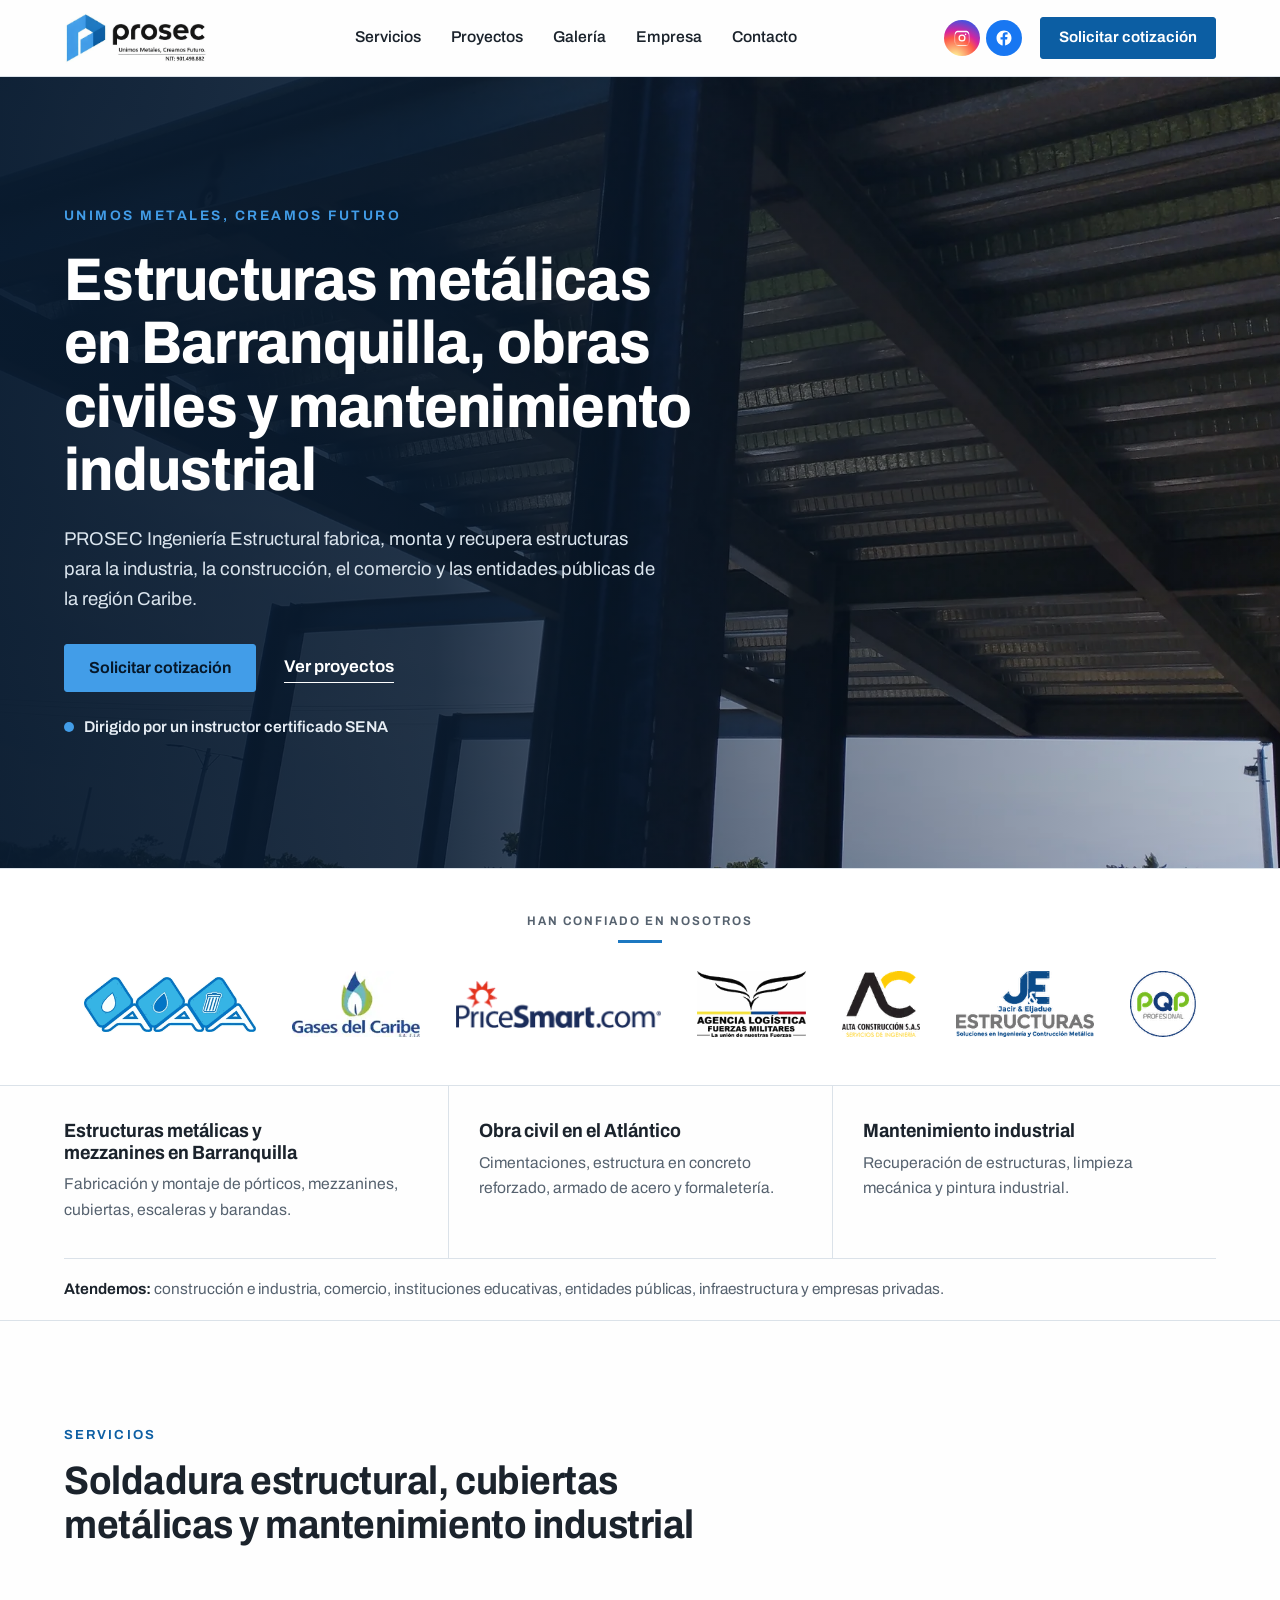
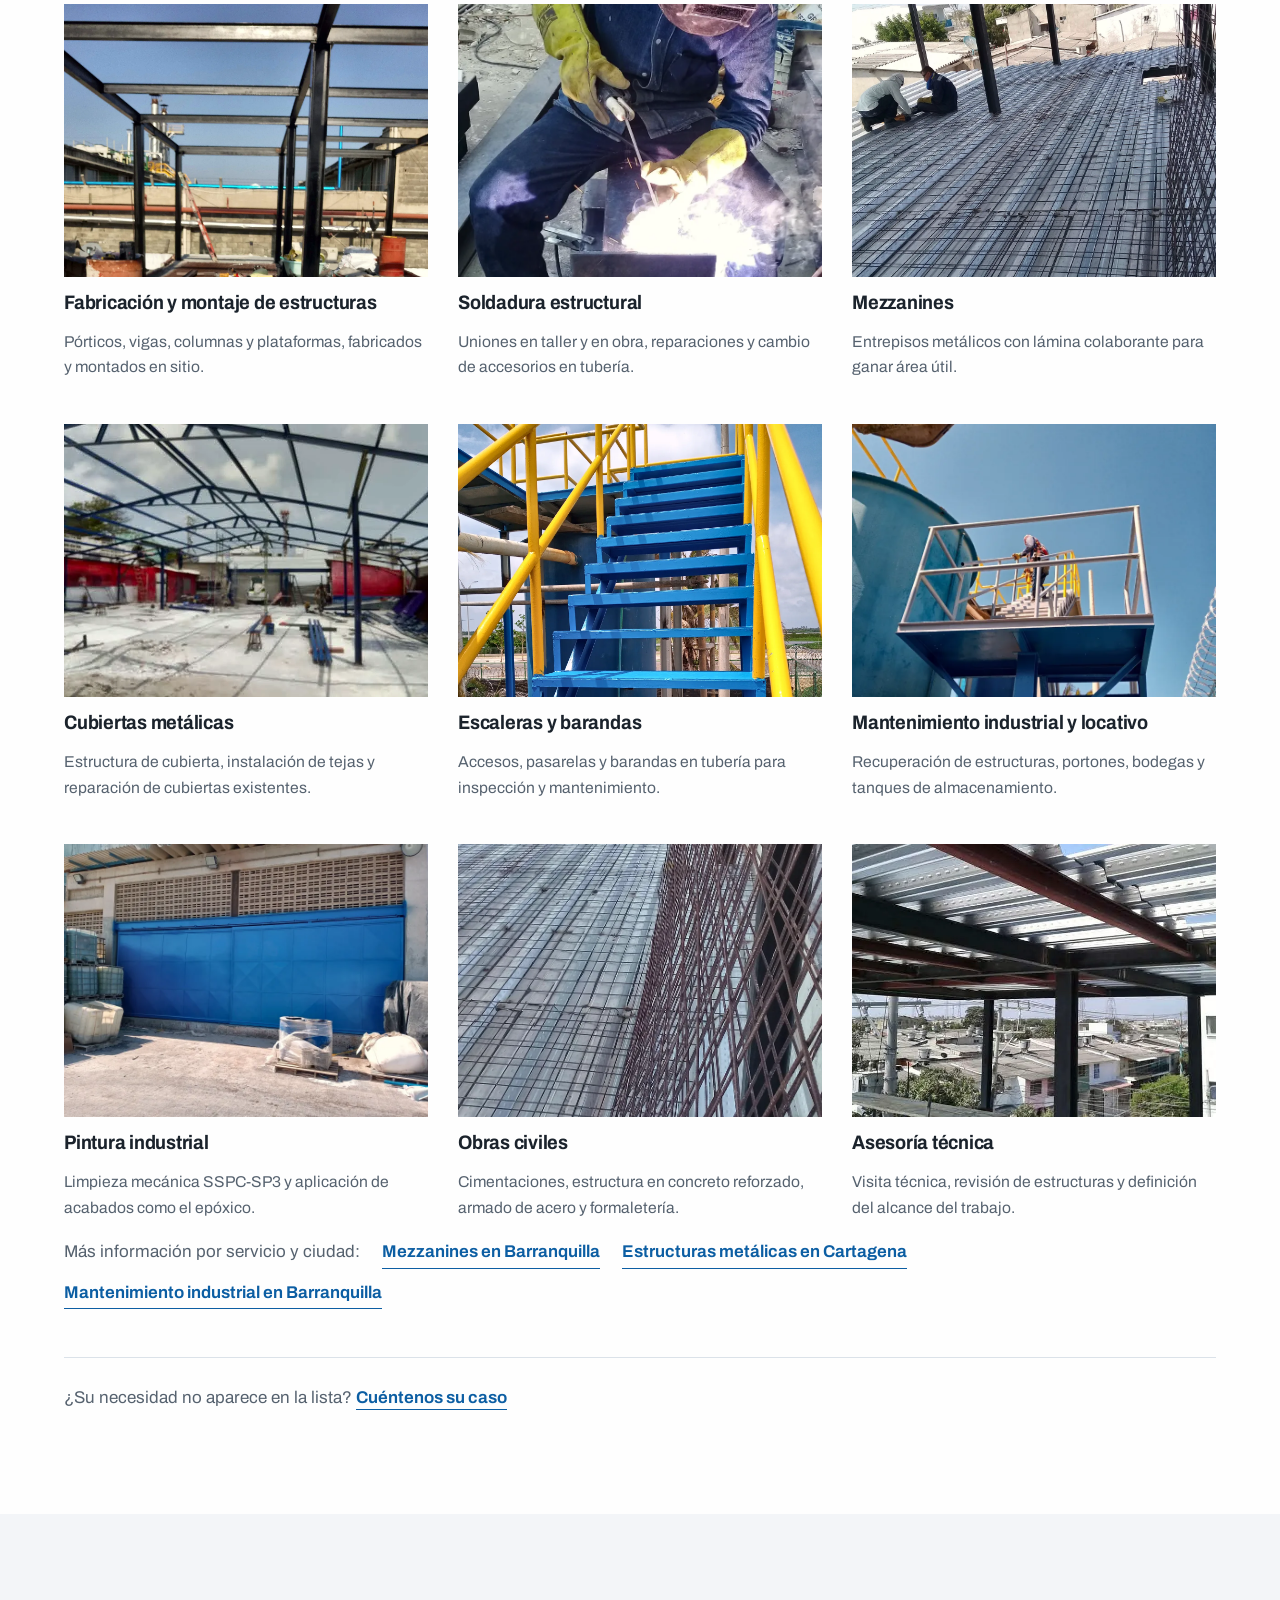
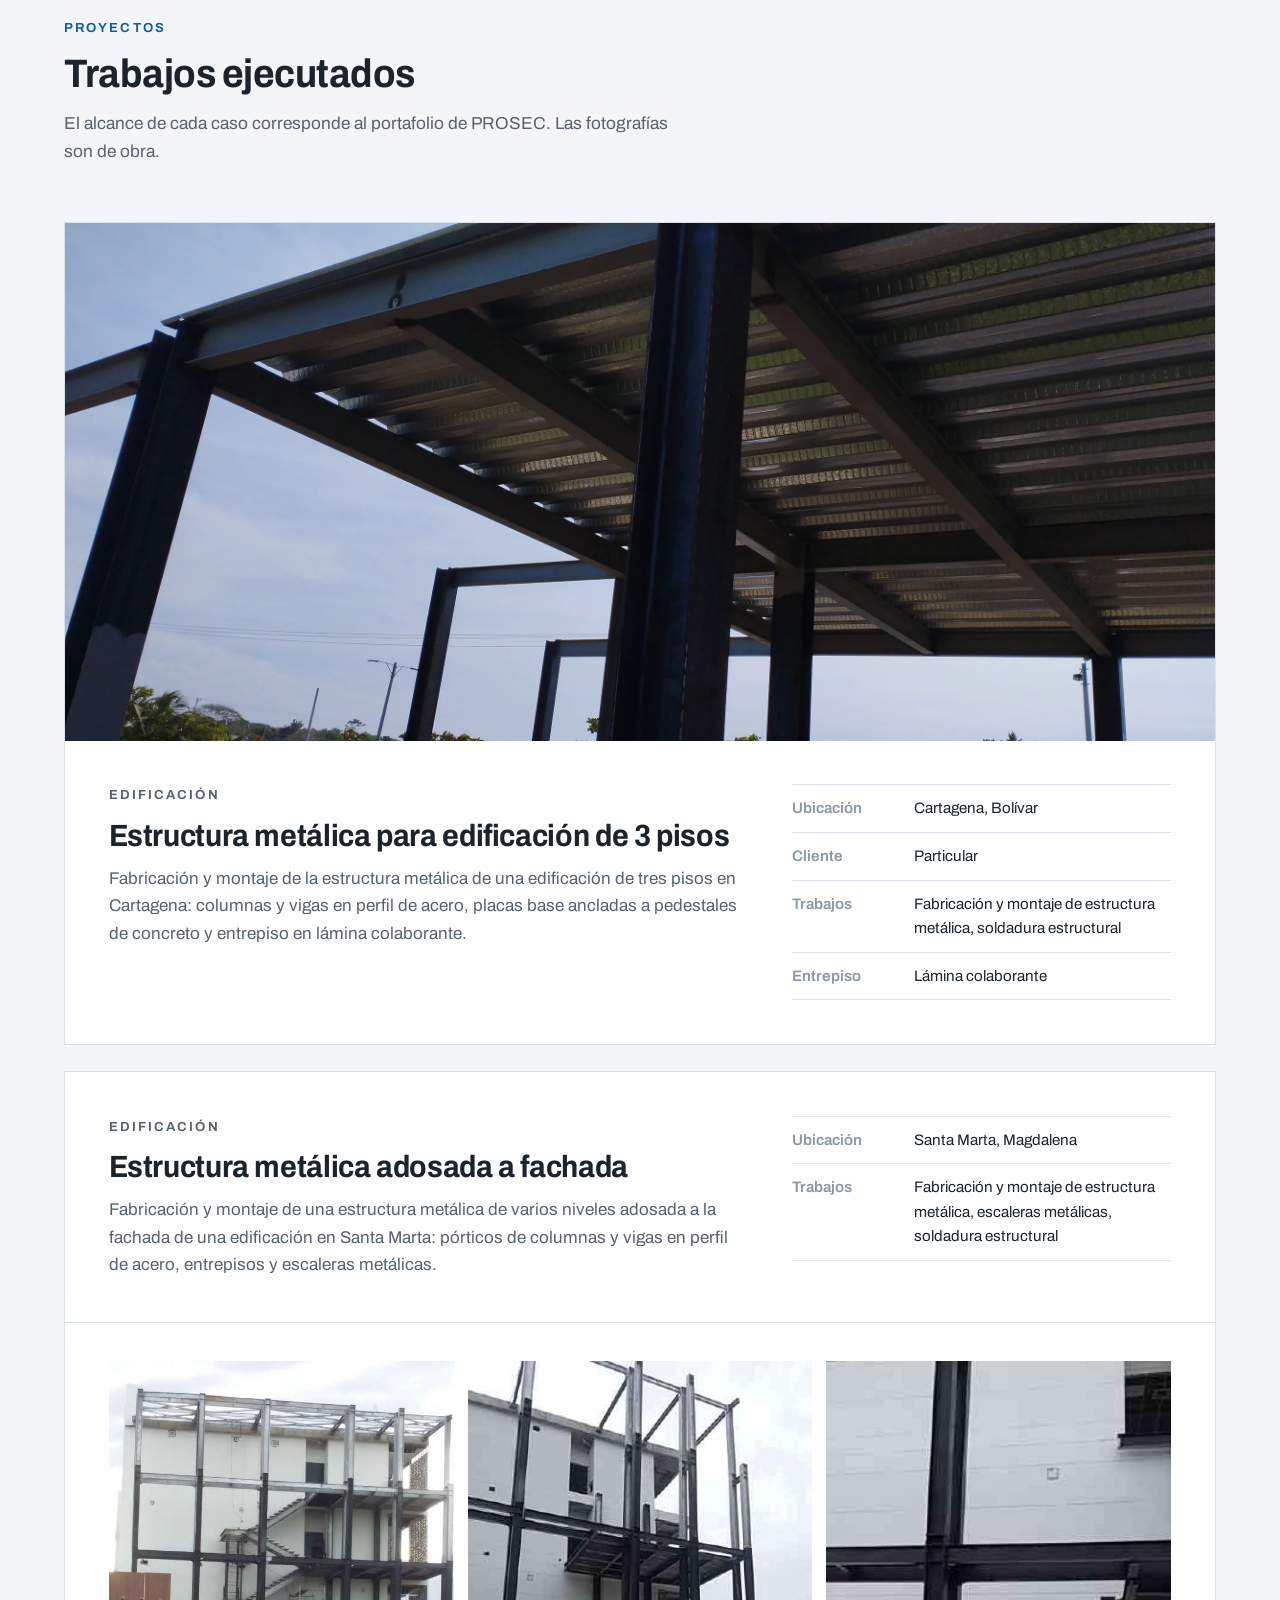
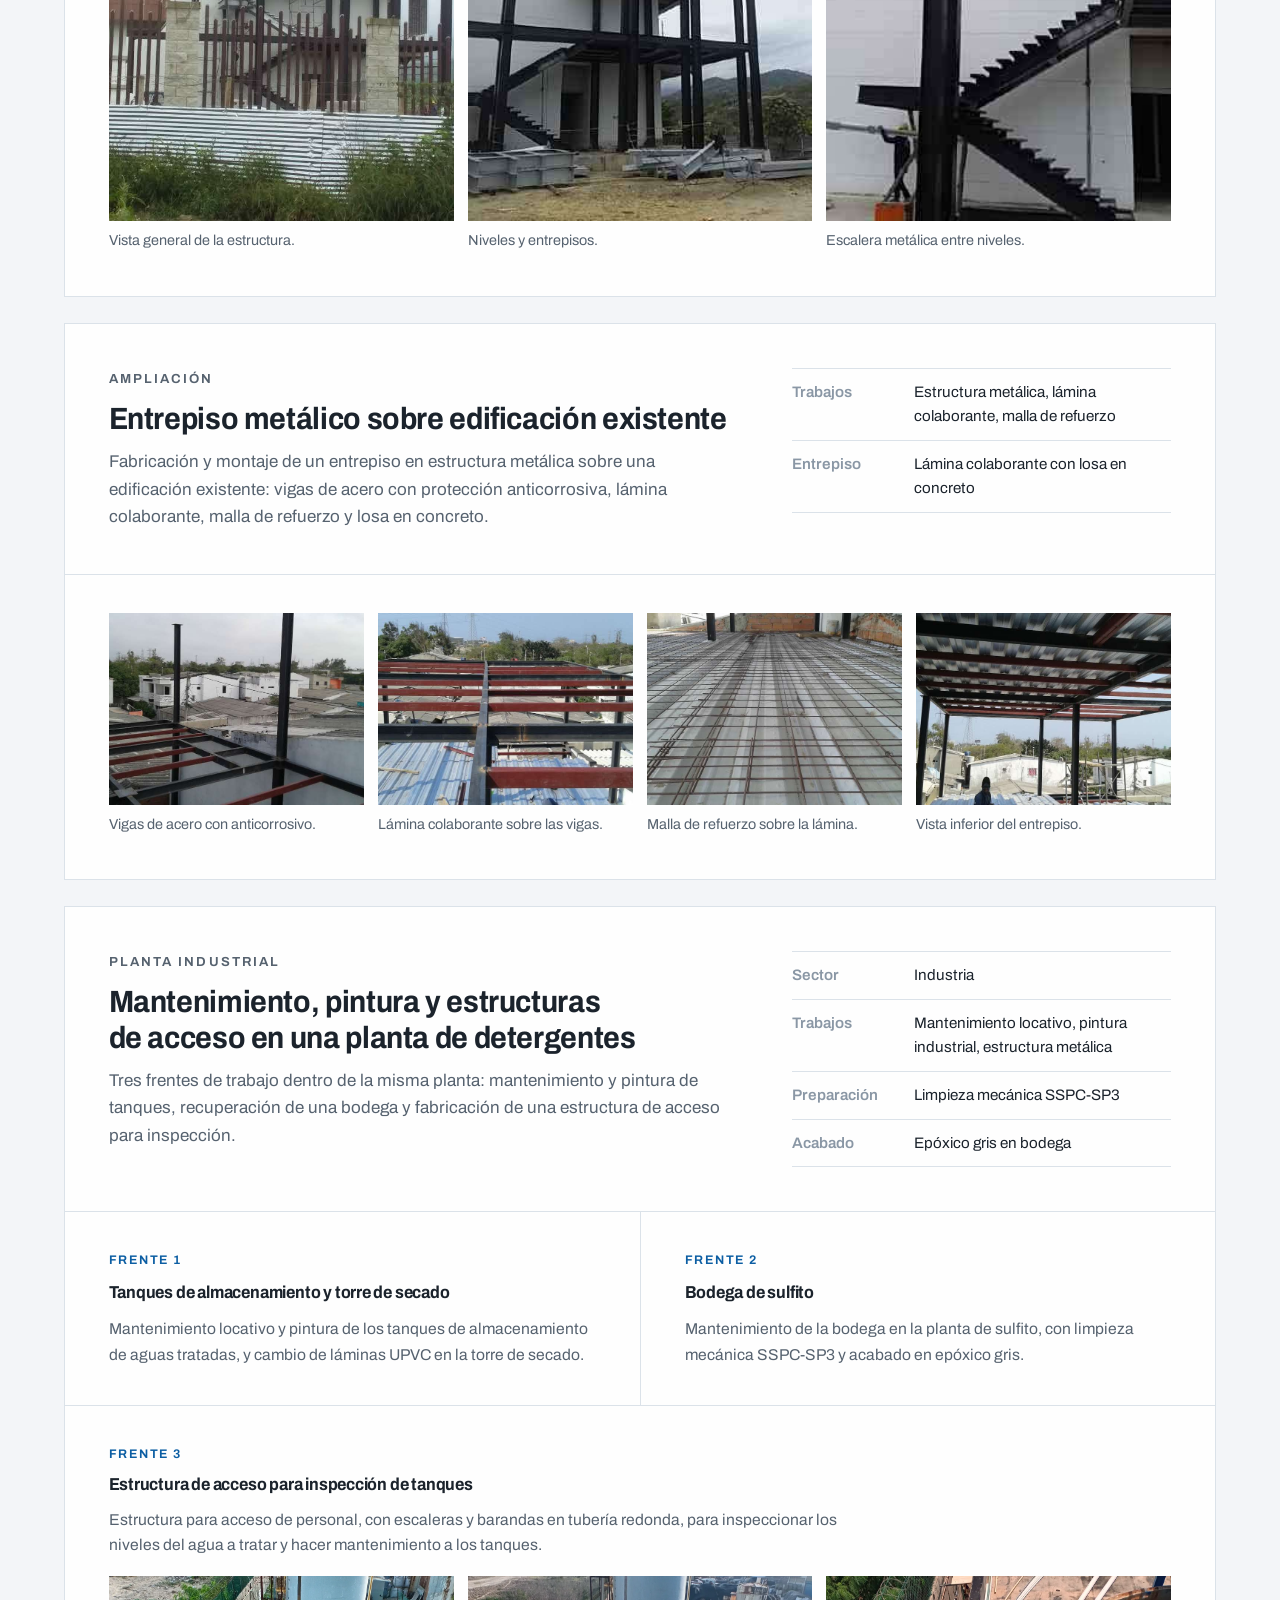
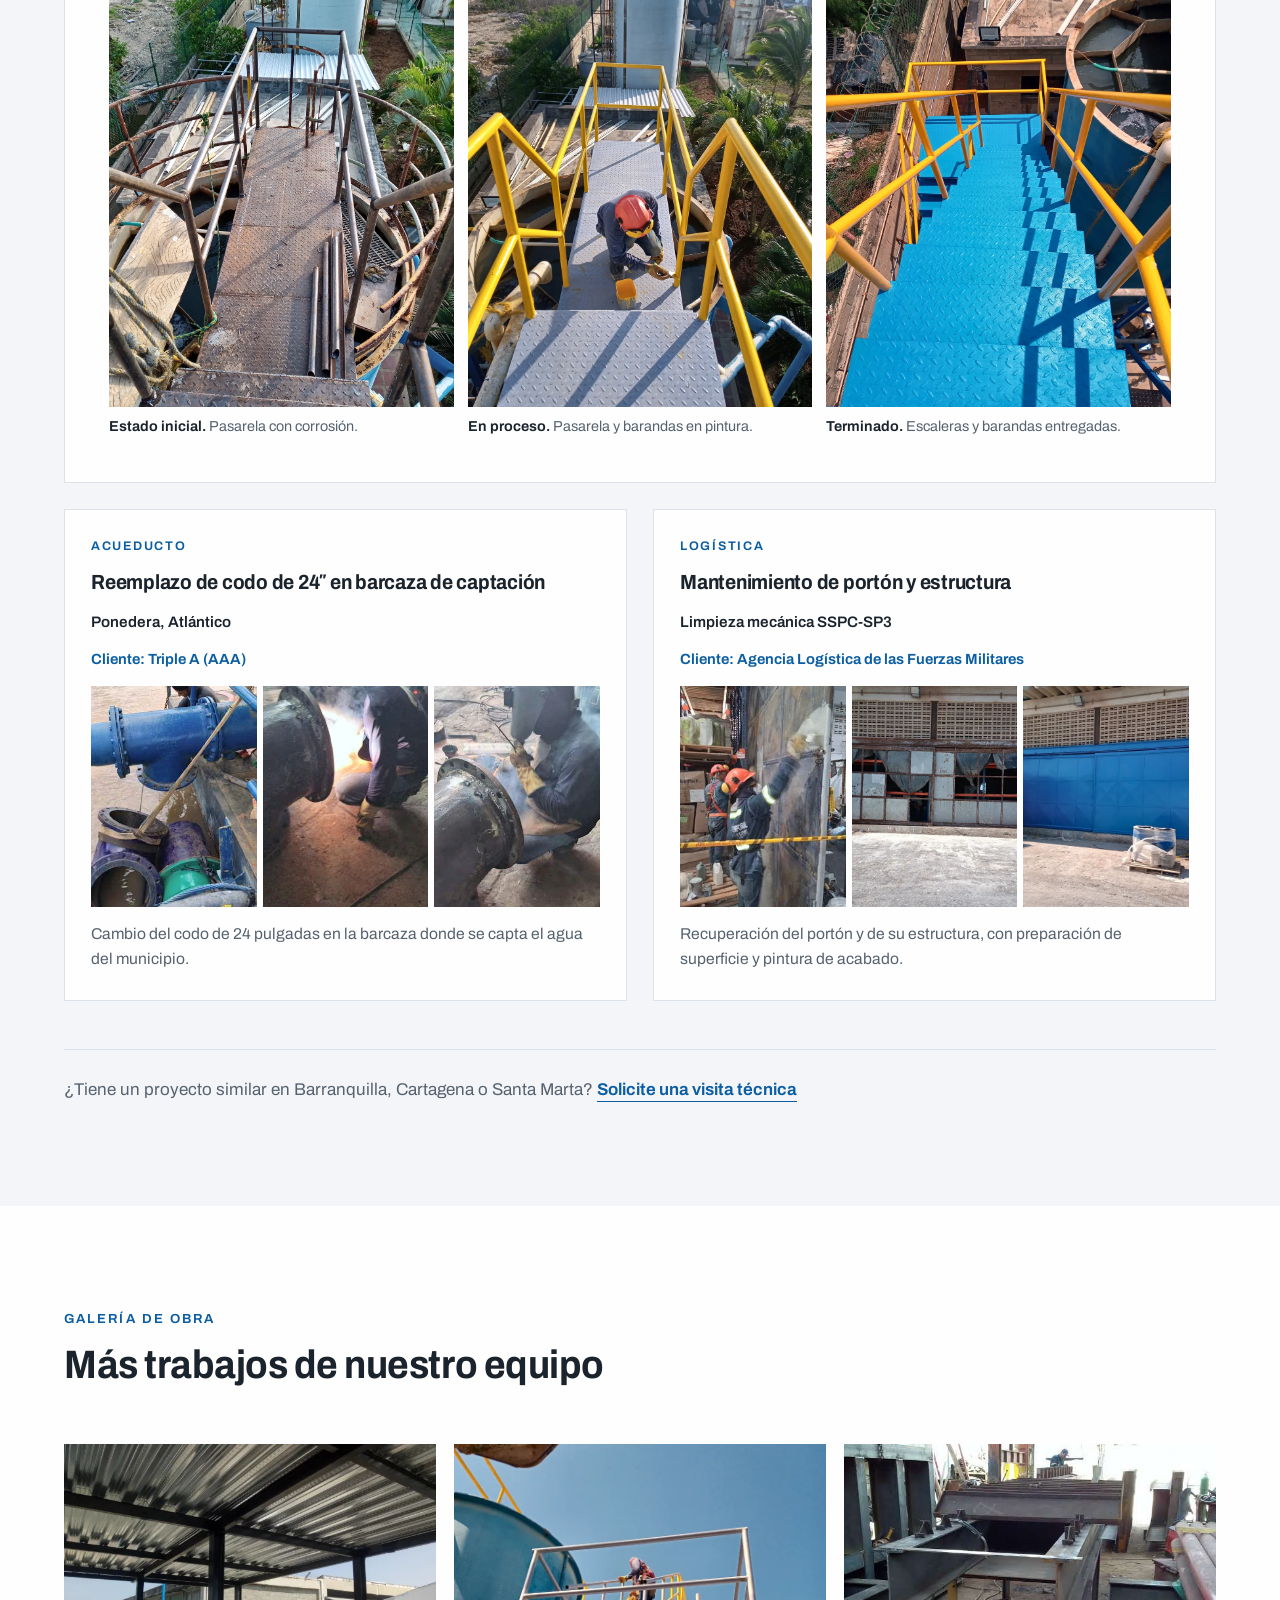
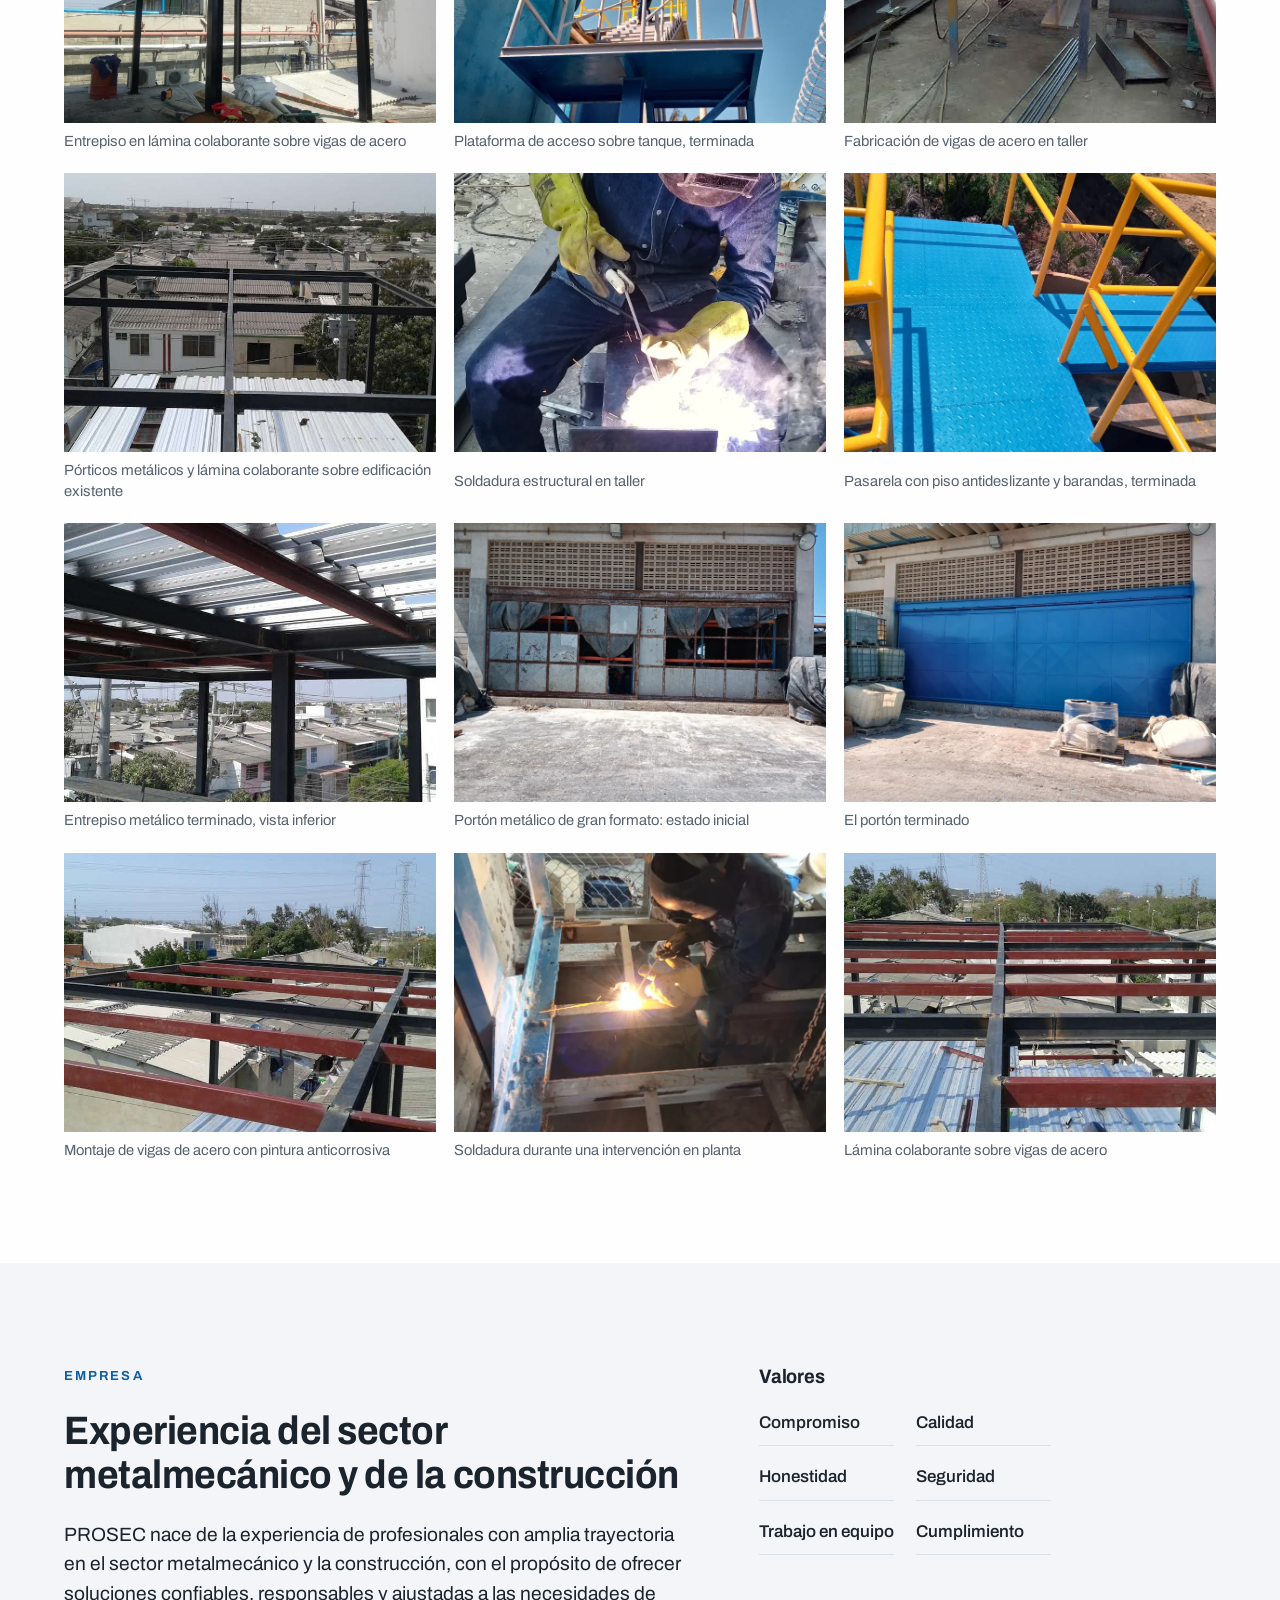
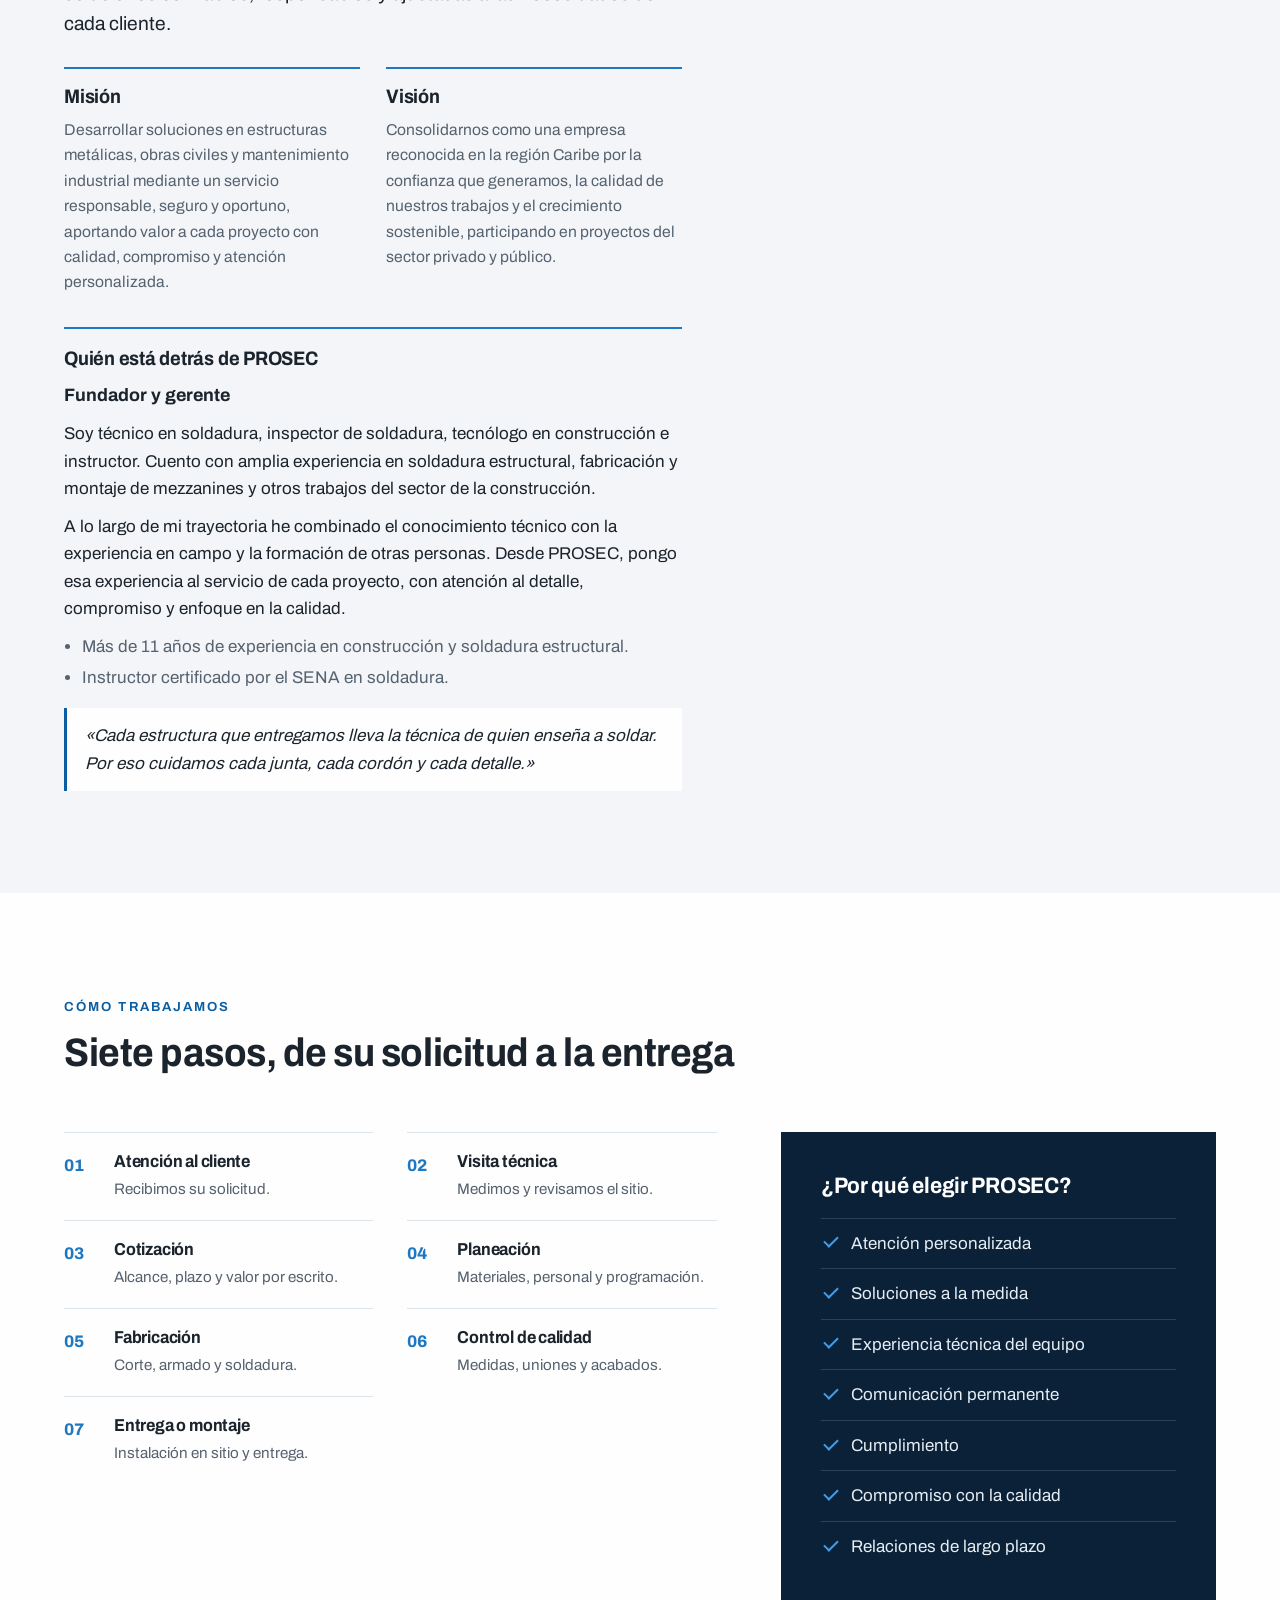
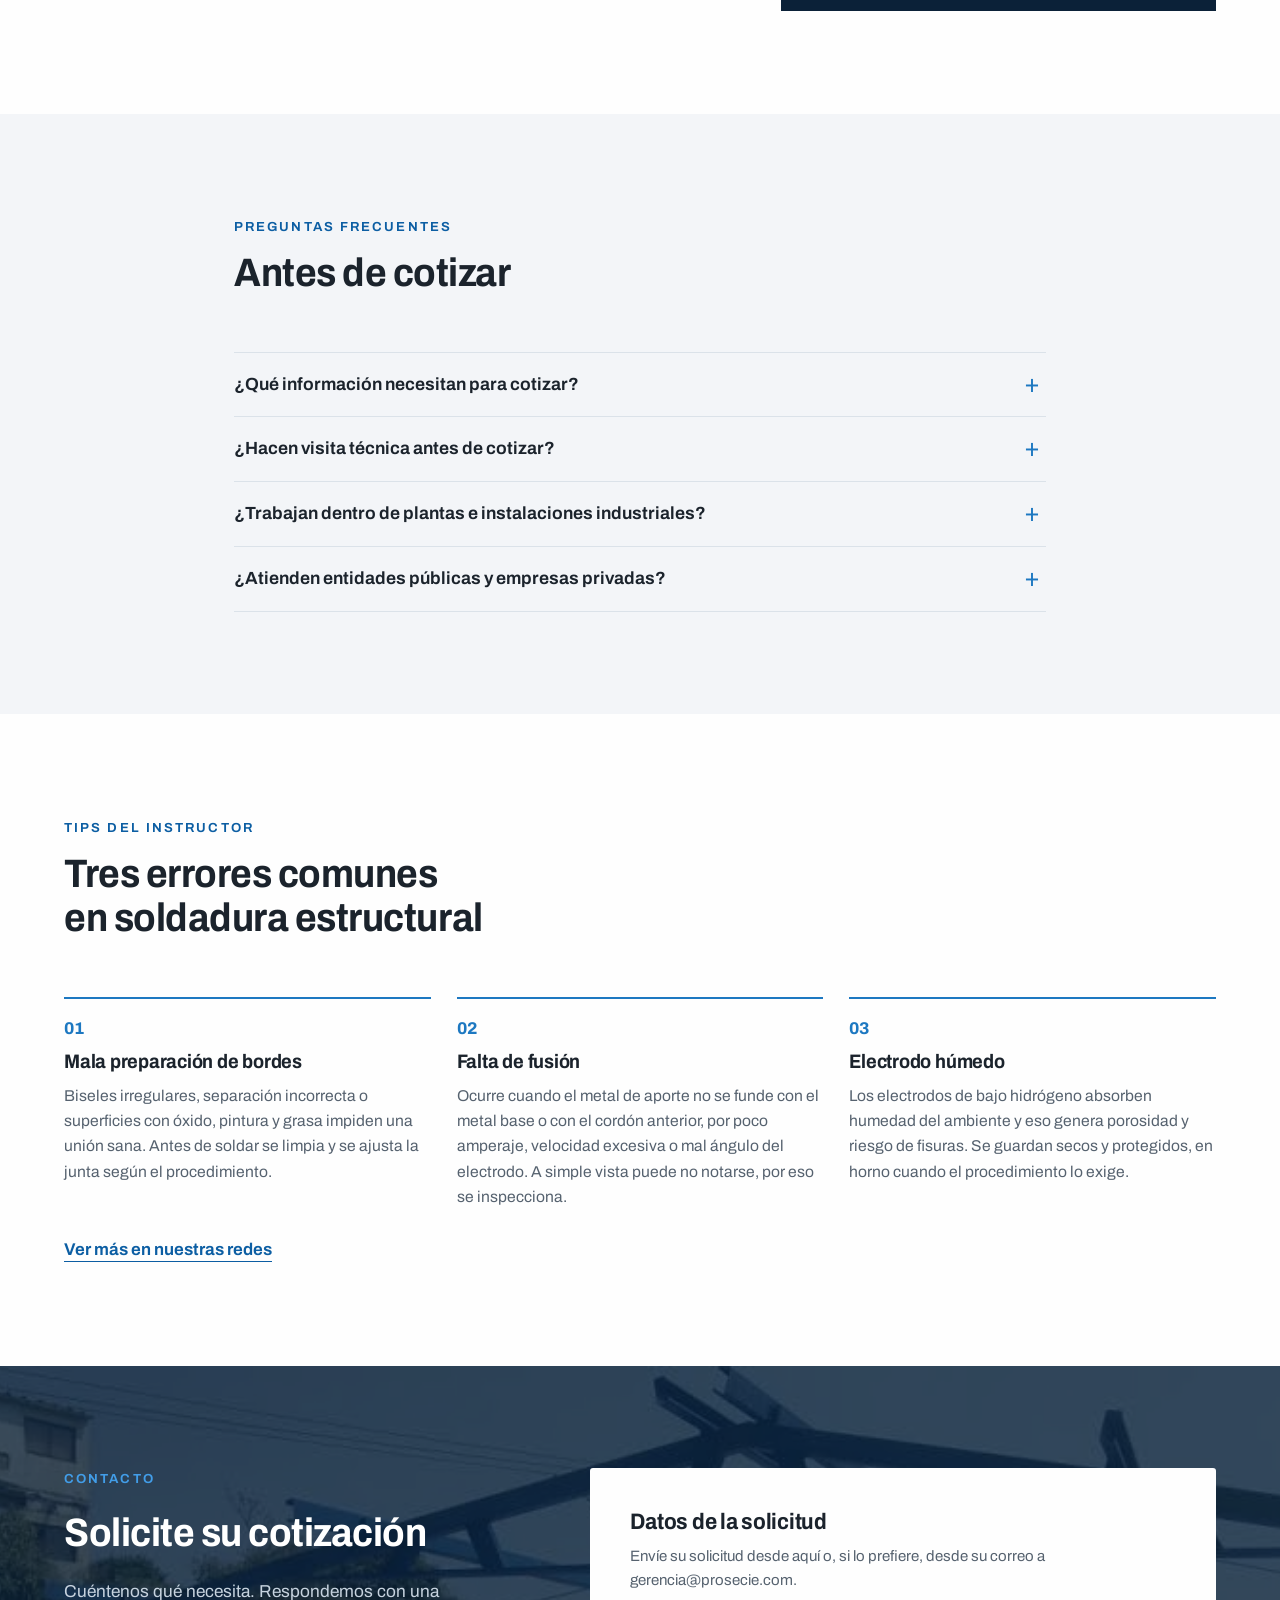
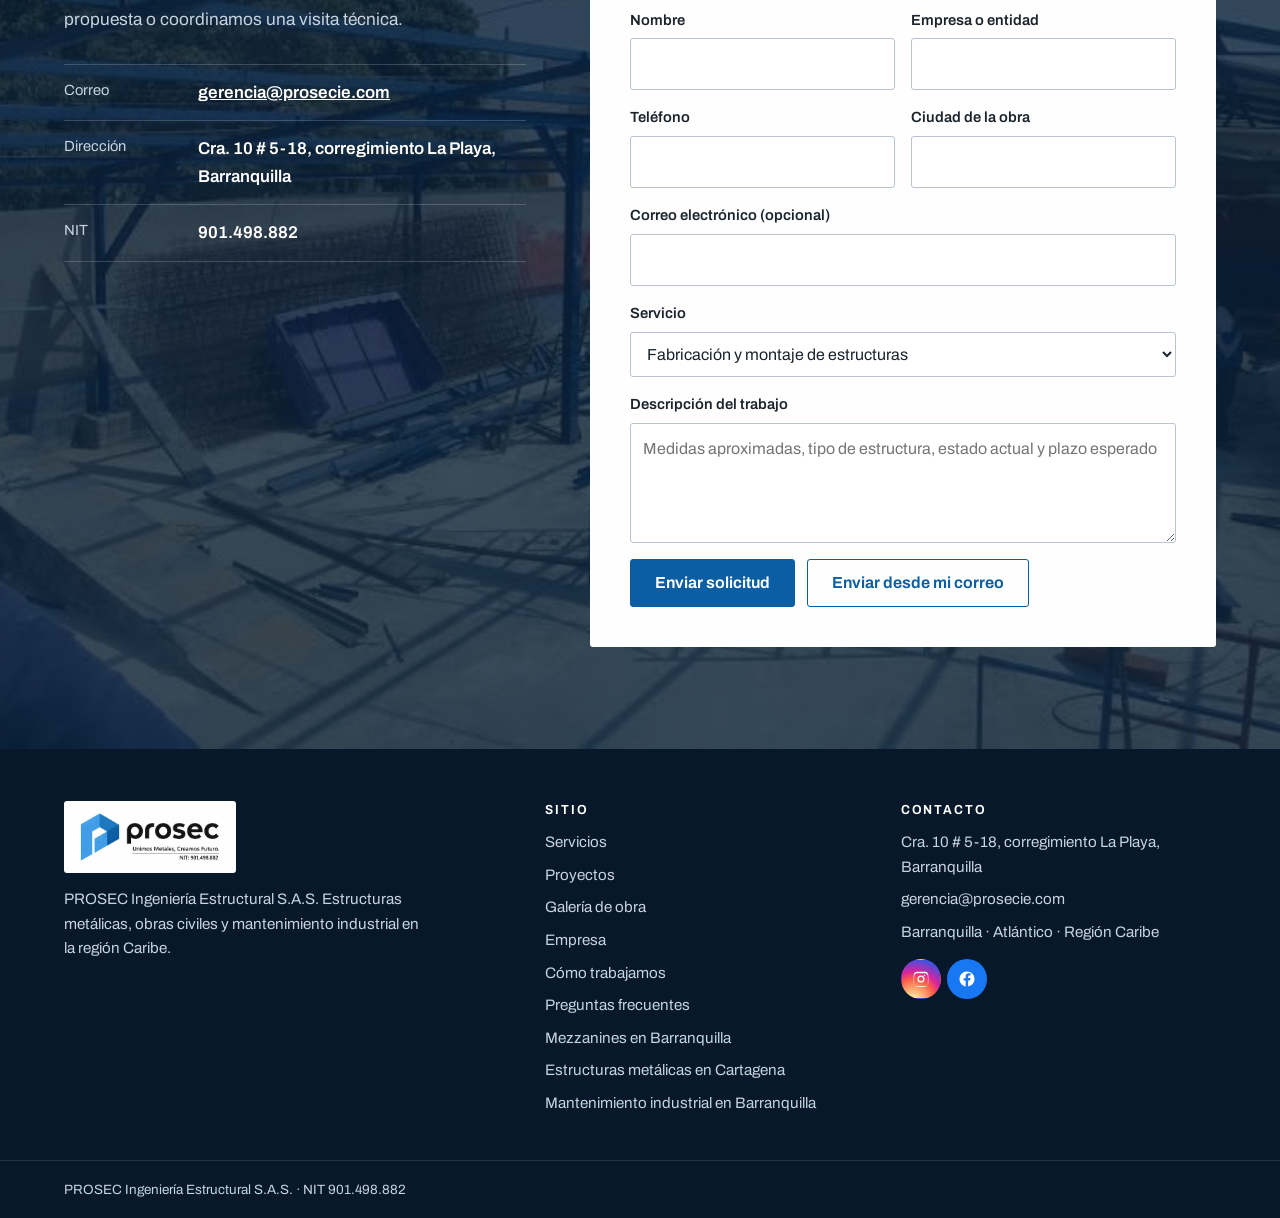
<file: index.html>
<!doctype html>
<html lang="es-CO">
<head>
<meta charset="utf-8">
<meta name="viewport" content="width=device-width, initial-scale=1, viewport-fit=cover">
<title>Estructuras metálicas y mezzanines en Barranquilla | PROSEC</title>
<meta name="description" content="Fabricación y montaje de estructuras metálicas, mezzanines y cubiertas, obra civil y mantenimiento industrial en Barranquilla, Cartagena y Santa Marta. Solicite su cotización.">
<link rel="canonical" href="https://prosecie.com/">
<meta property="og:type" content="website">
<meta property="og:locale" content="es_CO">
<meta property="og:title" content="Estructuras metálicas y mezzanines en Barranquilla | PROSEC">
<meta property="og:description" content="Fabricación y montaje de estructuras metálicas, mezzanines y cubiertas, obra civil y mantenimiento industrial en Barranquilla, Cartagena y Santa Marta. Solicite su cotización.">
<meta property="og:url" content="https://prosecie.com/">
<meta property="og:image" content="https://prosecie.com/img/estructuras/DSC_0133.JPG">
<meta property="og:image:width" content="1920">
<meta property="og:image:height" content="1080">
<meta property="og:image:alt" content="Estructura metálica con cubierta terminada por PROSEC">
<meta property="og:site_name" content="PROSEC Ingeniería Estructural">
<meta name="twitter:card" content="summary_large_image">
<meta name="robots" content="index, follow">
<!-- Google Search Console: pegue aquí la etiqueta de verificación, por ejemplo <meta name="google-site-verification" content="..."> -->
<meta name="theme-color" content="#0b2138">
<link rel="icon" type="image/png" href="img/marca/isotipo-prosec.png">
<script type="application/ld+json">{"@context": "https://schema.org", "@type": "GeneralContractor", "name": "PROSEC Ingeniería Estructural S.A.S.", "slogan": "Unimos Metales, Creamos Futuro", "url": "https://prosecie.com/", "email": "gerencia@prosecie.com", "taxID": "901.498.882", "logo": "https://prosecie.com/img/marca/logo-prosec.png", "areaServed": [{"@type": "City", "name": "Barranquilla"}, {"@type": "City", "name": "Soledad"}, {"@type": "City", "name": "Malambo"}, {"@type": "City", "name": "Puerto Colombia"}, {"@type": "City", "name": "Galapa"}, {"@type": "AdministrativeArea", "name": "Atlántico"}, {"@type": "City", "name": "Cartagena"}, {"@type": "AdministrativeArea", "name": "Bolívar"}, {"@type": "City", "name": "Santa Marta"}, {"@type": "AdministrativeArea", "name": "Magdalena"}], "makesOffer": [{"@type": "Offer", "itemOffered": {"@type": "Service", "name": "Fabricación y montaje de estructuras"}}, {"@type": "Offer", "itemOffered": {"@type": "Service", "name": "Soldadura estructural"}}, {"@type": "Offer", "itemOffered": {"@type": "Service", "name": "Mezzanines"}}, {"@type": "Offer", "itemOffered": {"@type": "Service", "name": "Cubiertas metálicas"}}, {"@type": "Offer", "itemOffered": {"@type": "Service", "name": "Escaleras y barandas"}}, {"@type": "Offer", "itemOffered": {"@type": "Service", "name": "Mantenimiento industrial y locativo"}}, {"@type": "Offer", "itemOffered": {"@type": "Service", "name": "Pintura industrial"}}, {"@type": "Offer", "itemOffered": {"@type": "Service", "name": "Obras civiles"}}, {"@type": "Offer", "itemOffered": {"@type": "Service", "name": "Asesoría técnica"}}], "description": "Fabricación y montaje de estructuras metálicas, mezzanines y cubiertas, obra civil y mantenimiento industrial en Barranquilla, Cartagena y Santa Marta. Solicite su cotización.", "address": {"@type": "PostalAddress", "streetAddress": "Cra. 10 # 5-18, corregimiento La Playa", "addressLocality": "Barranquilla", "addressRegion": "Atlántico", "addressCountry": "CO"}, "image": "https://prosecie.com/img/marca/vista-previa-redes.jpg", "sameAs": ["https://www.instagram.com/prosec_ingeniria/", "https://www.facebook.com/profile.php?id=61595084454278"]}</script>
<link rel="stylesheet" href="css/estilos.css">
</head>
<body>
<a class="salto" href="#contenido">Ir al contenido</a>

<header class="barra">
  <div class="wrap">
    <a class="logo" href="#inicio" aria-label="PROSEC Ingeniería Estructural, inicio"><img src="img/marca/logo-prosec.png" alt="PROSEC. Unimos Metales, Creamos Futuro. NIT 901.498.882" width="816" height="295"></a>
    <nav class="nav" id="nav" aria-label="Principal">
      <a href="#servicios">Servicios</a>
      <a href="#proyectos">Proyectos</a>
      <a href="#galeria">Galería</a>
      <a href="#empresa">Empresa</a>
      <a href="#contacto">Contacto</a>
      <div class="redes redes-menu"><a href="https://www.instagram.com/prosec_ingeniria/" target="_blank" rel="noopener" aria-label="Instagram de PROSEC (abre en una pestaña nueva)"><svg viewBox="0 0 24 24" width="18" height="18" aria-hidden="true"><path fill="currentColor" d="M12 2.2c3.2 0 3.6 0 4.8.1 1.2.1 1.8.2 2.2.4.6.2 1 .5 1.4.9.4.4.7.8.9 1.4.2.4.4 1 .4 2.2.1 1.3.1 1.6.1 4.8s0 3.6-.1 4.8c-.1 1.2-.2 1.8-.4 2.2-.2.6-.5 1-.9 1.4-.4.4-.8.7-1.4.9-.4.2-1 .4-2.2.4-1.3.1-1.6.1-4.8.1s-3.6 0-4.8-.1c-1.2-.1-1.8-.2-2.2-.4-.6-.2-1-.5-1.4-.9-.4-.4-.7-.8-.9-1.4-.2-.4-.4-1-.4-2.2C2.2 15.6 2.2 15.2 2.2 12s0-3.6.1-4.8c.1-1.2.2-1.8.4-2.2.2-.6.5-1 .9-1.4.4-.4.8-.7 1.4-.9.4-.2 1-.4 2.2-.4C8.4 2.2 8.8 2.2 12 2.2zm0 2c-3.1 0-3.5 0-4.7.1-1.1.1-1.7.2-2 .4-.5.2-.9.4-1.2.8-.4.4-.6.7-.8 1.2-.2.4-.3 1-.4 2-.1 1.2-.1 1.6-.1 4.7s0 3.5.1 4.7c.1 1.1.2 1.7.4 2 .2.5.4.9.8 1.2.4.4.7.6 1.2.8.4.2 1 .3 2 .4 1.2.1 1.6.1 4.7.1s3.5 0 4.7-.1c1.1-.1 1.7-.2 2-.4.5-.2.9-.4 1.2-.8.4-.4.6-.7.8-1.2.2-.4.3-1 .4-2 .1-1.2.1-1.6.1-4.7s0-3.5-.1-4.7c-.1-1.1-.2-1.7-.4-2-.2-.5-.4-.9-.8-1.2-.4-.4-.7-.6-1.2-.8-.4-.2-1-.3-2-.4-1.2-.1-1.6-.1-4.7-.1zm0 3.1a4.7 4.7 0 1 1 0 9.4 4.7 4.7 0 0 1 0-9.4zm0 7.7a3 3 0 1 0 0-6 3 3 0 0 0 0 6zm5.9-7.9a1.1 1.1 0 1 1-2.2 0 1.1 1.1 0 0 1 2.2 0z"/></svg></a><a href="https://www.facebook.com/profile.php?id=61595084454278" target="_blank" rel="noopener" aria-label="Facebook de PROSEC (abre en una pestaña nueva)"><svg viewBox="0 0 24 24" width="18" height="18" aria-hidden="true"><path fill="currentColor" d="M13.5 21.9v-8h2.7l.4-3.1h-3.1V8.8c0-.9.3-1.5 1.6-1.5h1.7V4.5c-.3 0-1.3-.1-2.5-.1-2.5 0-4.1 1.5-4.1 4.2v2.3H7.4v3.1h2.8v8C5.6 21.2 2 17 2 12 2 6.5 6.5 2 12 2s10 4.5 10 10c0 5-3.6 9.2-8.5 9.9z"/></svg></a></div>
    </nav>
    <div class="acciones">
      <div class="redes redes-barra"><a href="https://www.instagram.com/prosec_ingeniria/" target="_blank" rel="noopener" aria-label="Instagram de PROSEC (abre en una pestaña nueva)"><svg viewBox="0 0 24 24" width="18" height="18" aria-hidden="true"><path fill="currentColor" d="M12 2.2c3.2 0 3.6 0 4.8.1 1.2.1 1.8.2 2.2.4.6.2 1 .5 1.4.9.4.4.7.8.9 1.4.2.4.4 1 .4 2.2.1 1.3.1 1.6.1 4.8s0 3.6-.1 4.8c-.1 1.2-.2 1.8-.4 2.2-.2.6-.5 1-.9 1.4-.4.4-.8.7-1.4.9-.4.2-1 .4-2.2.4-1.3.1-1.6.1-4.8.1s-3.6 0-4.8-.1c-1.2-.1-1.8-.2-2.2-.4-.6-.2-1-.5-1.4-.9-.4-.4-.7-.8-.9-1.4-.2-.4-.4-1-.4-2.2C2.2 15.6 2.2 15.2 2.2 12s0-3.6.1-4.8c.1-1.2.2-1.8.4-2.2.2-.6.5-1 .9-1.4.4-.4.8-.7 1.4-.9.4-.2 1-.4 2.2-.4C8.4 2.2 8.8 2.2 12 2.2zm0 2c-3.1 0-3.5 0-4.7.1-1.1.1-1.7.2-2 .4-.5.2-.9.4-1.2.8-.4.4-.6.7-.8 1.2-.2.4-.3 1-.4 2-.1 1.2-.1 1.6-.1 4.7s0 3.5.1 4.7c.1 1.1.2 1.7.4 2 .2.5.4.9.8 1.2.4.4.7.6 1.2.8.4.2 1 .3 2 .4 1.2.1 1.6.1 4.7.1s3.5 0 4.7-.1c1.1-.1 1.7-.2 2-.4.5-.2.9-.4 1.2-.8.4-.4.6-.7.8-1.2.2-.4.3-1 .4-2 .1-1.2.1-1.6.1-4.7s0-3.5-.1-4.7c-.1-1.1-.2-1.7-.4-2-.2-.5-.4-.9-.8-1.2-.4-.4-.7-.6-1.2-.8-.4-.2-1-.3-2-.4-1.2-.1-1.6-.1-4.7-.1zm0 3.1a4.7 4.7 0 1 1 0 9.4 4.7 4.7 0 0 1 0-9.4zm0 7.7a3 3 0 1 0 0-6 3 3 0 0 0 0 6zm5.9-7.9a1.1 1.1 0 1 1-2.2 0 1.1 1.1 0 0 1 2.2 0z"/></svg></a><a href="https://www.facebook.com/profile.php?id=61595084454278" target="_blank" rel="noopener" aria-label="Facebook de PROSEC (abre en una pestaña nueva)"><svg viewBox="0 0 24 24" width="18" height="18" aria-hidden="true"><path fill="currentColor" d="M13.5 21.9v-8h2.7l.4-3.1h-3.1V8.8c0-.9.3-1.5 1.6-1.5h1.7V4.5c-.3 0-1.3-.1-2.5-.1-2.5 0-4.1 1.5-4.1 4.2v2.3H7.4v3.1h2.8v8C5.6 21.2 2 17 2 12 2 6.5 6.5 2 12 2s10 4.5 10 10c0 5-3.6 9.2-8.5 9.9z"/></svg></a></div>
      <a class="btn" href="#contacto"><span class="largo">Solicitar cotización</span><span class="corto">Cotizar</span></a>
      <button class="menu-btn" id="menu-btn" type="button" aria-label="Abrir menú" aria-expanded="false" aria-controls="nav"><span></span></button>
    </div>
  </div>
</header>

<main id="contenido">

<section class="portada" id="inicio">
  <img src="img/obra/ctg-entrepiso-vigas.webp" alt="Entrepiso metálico con vigas de acero, obra de PROSEC en Cartagena" width="2400" height="1080" fetchpriority="high">
  <div class="wrap">
    <div class="portada-texto">
      <p class="lema">Unimos Metales, Creamos Futuro</p>
      <h1>Estructuras metálicas en Barranquilla, obras civiles y mantenimiento industrial</h1>
      <p class="entrada">PROSEC Ingeniería Estructural fabrica, monta y recupera estructuras para la industria, la construcción, el comercio y las entidades públicas de la región Caribe.</p>
      <div class="portada-acciones">
        <a class="btn" href="#contacto">Solicitar cotización</a>
        <a class="enlace" href="#proyectos">Ver proyectos</a>
      </div>
      <p class="aval">Dirigido por un instructor certificado SENA</p>
    </div>
  </div>
</section>

<section class="clientes" aria-labelledby="clientes-t">
  <div class="wrap">
    <h2 class="clientes-t" id="clientes-t">Han confiado en nosotros</h2>
    <ul class="logos">
      <li style="--h:55px"><img src="[data-uri]" alt="Triple A (AAA)" width="300" height="96" decoding="async"></li>
      <li style="--h:66px"><img src="[data-uri]" alt="Gases del Caribe" width="186" height="96" decoding="async"></li>
      <li style="--h:47px"><img src="[data-uri]" alt="PriceSmart" width="420" height="96" decoding="async"></li>
      <li style="--h:66px"><img src="[data-uri]" alt="Agencia Logística de las Fuerzas Militares" width="158" height="96" decoding="async"></li>
      <li style="--h:66px"><img src="[data-uri]" alt="Alta Construcción S.A.S." width="113" height="96" decoding="async"></li>
      <li style="--h:66px"><img src="[data-uri]" alt="Jacir &amp; Eljadue Estructuras" width="201" height="96" decoding="async"></li>
      <li style="--h:66px"><img src="[data-uri]" alt="PQP Profesional" width="96" height="96" decoding="async"></li>
    </ul>
  </div>
</section>

<section class="resumen" aria-label="Qué hacemos">
  <div class="wrap">
    <ul>
      <li><h2>Estructuras metálicas y mezzanines en Barranquilla</h2><p>Fabricación y montaje de pórticos, mezzanines, cubiertas, escaleras y barandas.</p></li>
      <li><h2>Obra civil en el Atlántico</h2><p>Cimentaciones, estructura en concreto reforzado, armado de acero y formaletería.</p></li>
      <li><h2>Mantenimiento industrial</h2><p>Recuperación de estructuras, limpieza mecánica y pintura industrial.</p></li>
    </ul>
    <p class="atendemos"><b>Atendemos:</b> construcción e industria, comercio, instituciones educativas, entidades públicas, infraestructura y empresas privadas.</p>
  </div>
</section>

<section class="bloque" id="servicios">
  <div class="wrap">
    <div class="cabeza">
      <p class="rotulo">Servicios</p>
      <h2>Soldadura estructural, cubiertas metálicas y mantenimiento industrial</h2>
    </div>
    <div class="servicios">
<article class="servicio"><figure><img src="img/servicios/fabricacion-montaje.webp" alt="Estructura metálica de pórticos montada sobre una terraza" width="1400" height="1394" loading="lazy" decoding="async"></figure><h3>Fabricación y montaje de estructuras</h3><p>Pórticos, vigas, columnas y plataformas, fabricados y montados en sitio.</p></article>
<article class="servicio"><figure><img src="img/servicios/soldadura-estructural.webp" srcset="img/mini/soldadura-estructural-800.webp 800w, img/servicios/soldadura-estructural.webp 1050w" sizes="(max-width:620px) 100vw, (max-width:1080px) 50vw, 33vw" alt="Soldador de PROSEC trabajando una pieza metálica" width="1050" height="1400" loading="lazy" decoding="async"></figure><h3>Soldadura estructural</h3><p>Uniones en taller y en obra, reparaciones y cambio de accesorios en tubería.</p></article>
<article class="servicio"><figure><img src="img/servicios/mezzanines.webp" alt="Entrepiso con lámina colaborante y malla de refuerzo" width="1600" height="900" loading="lazy" decoding="async"></figure><h3>Mezzanines</h3><p>Entrepisos metálicos con lámina colaborante para ganar área útil.</p></article>
<article class="servicio"><figure><img src="img/galeria/cubiertas-01-estructura.webp" alt="Estructura metálica de cubierta en pórticos de acero" width="920" height="517" loading="lazy" decoding="async"></figure><h3>Cubiertas metálicas</h3><p>Estructura de cubierta, instalación de tejas y reparación de cubiertas existentes.</p></article>
<article class="servicio"><figure><img src="img/servicios/escaleras-barandas.webp" alt="Escalera metálica azul con barandas amarillas en tubería redonda" width="1400" height="1120" loading="lazy" decoding="async"></figure><h3>Escaleras y barandas</h3><p>Accesos, pasarelas y barandas en tubería para inspección y mantenimiento.</p></article>
<article class="servicio"><figure><img src="img/galeria/mantenimiento-01-plataforma-tanque.webp" srcset="img/mini/mantenimiento-01-plataforma-tanque-800.webp 800w, img/galeria/mantenimiento-01-plataforma-tanque.webp 1346w" sizes="(max-width:620px) 100vw, (max-width:1080px) 50vw, 33vw" alt="Plataforma de acceso con barandas sobre un tanque de almacenamiento" width="1346" height="1400" loading="lazy" decoding="async"></figure><h3>Mantenimiento industrial y locativo</h3><p>Recuperación de estructuras, portones, bodegas y tanques de almacenamiento.</p></article>
<article class="servicio"><figure><img src="img/galeria/porton-03-terminado.webp" srcset="img/mini/porton-03-terminado-800.webp 800w, img/galeria/porton-03-terminado.webp 1600w" sizes="(max-width:620px) 100vw, (max-width:1080px) 50vw, 33vw" alt="Portón metálico de gran formato con pintura de acabado terminada" width="1600" height="1200" loading="lazy" decoding="async"></figure><h3>Pintura industrial</h3><p>Limpieza mecánica SSPC-SP3 y aplicación de acabados como el epóxico.</p></article>
<article class="servicio"><figure><img src="img/galeria/mezzanines-01-malla-refuerzo.webp" alt="Malla de acero de refuerzo sobre lámina colaborante, lista para el vaciado del concreto" width="787" height="1400" loading="lazy" decoding="async"></figure><h3>Obras civiles</h3><p>Cimentaciones, estructura en concreto reforzado, armado de acero y formaletería.</p></article>
<article class="servicio"><figure><img src="img/galeria/mezzanines-03-vista-inferior.webp" alt="Vista inferior de un entrepiso metálico con vigas y lámina colaborante" width="920" height="517" loading="lazy" decoding="async"></figure><h3>Asesoría técnica</h3><p>Visita técnica, revisión de estructuras y definición del alcance del trabajo.</p></article>
    </div>
    <p class="servicios-ciudad">Más información por servicio y ciudad: <a class="enlace" href="/mezzanines-barranquilla/">Mezzanines en Barranquilla</a> <a class="enlace" href="/estructuras-metalicas-cartagena/">Estructuras metálicas en Cartagena</a> <a class="enlace" href="/mantenimiento-industrial-barranquilla/">Mantenimiento industrial en Barranquilla</a></p>
    <p class="tras-servicios">¿Su necesidad no aparece en la lista? <a class="enlace" href="#contacto">Cuéntenos su caso</a></p>
  </div>
</section>

<section class="bloque niebla" id="proyectos">
  <div class="wrap">
    <div class="cabeza">
      <p class="rotulo">Proyectos</p>
      <h2>Trabajos ejecutados</h2>
      <p>El alcance de cada caso corresponde al portafolio de PROSEC. Las fotografías son de obra.</p>
    </div>

    <article class="caso-p caso-ctg">
      <figure><img src="img/obra/ctg-entrepiso-vigas.webp" alt="Estructura metálica de columnas y vigas en perfil de acero con entrepiso en lámina colaborante" width="2400" height="1080" loading="lazy" decoding="async"></figure>
      <div class="caso-intro">
        <div>
          <p class="rotulo">Edificación</p>
          <h3>Estructura metálica para edificación de 3 pisos</h3>
          <p>Fabricación y montaje de la estructura metálica de una edificación de tres pisos en Cartagena: columnas y vigas en perfil de acero, placas base ancladas a pedestales de concreto y entrepiso en lámina colaborante.</p>
        </div>
        <dl class="ficha">
          <div><dt>Ubicación</dt><dd>Cartagena, Bolívar</dd></div>
          <div><dt>Cliente</dt><dd>Particular</dd></div>
          <div><dt>Trabajos</dt><dd>Fabricación y montaje de estructura metálica, soldadura estructural</dd></div>
          <div><dt>Entrepiso</dt><dd>Lámina colaborante</dd></div>
        </dl>
      </div>
    </article>

    <article class="caso-p caso-ctg sm-fotos sm-tres">
      <div class="caso-intro">
        <div>
          <p class="rotulo">Edificación</p>
          <h3>Estructura metálica adosada a fachada</h3>
          <p>Fabricación y montaje de una estructura metálica de varios niveles adosada a la fachada de una edificación en Santa Marta: pórticos de columnas y vigas en perfil de acero, entrepisos y escaleras metálicas.</p>
        </div>
        <dl class="ficha">
          <div><dt>Ubicación</dt><dd>Santa Marta, Magdalena</dd></div>
          <div><dt>Trabajos</dt><dd>Fabricación y montaje de estructura metálica, escaleras metálicas, soldadura estructural</dd></div>
        </dl>
      </div>
      <div class="ctg-fotos">
        <figure><img src="img/estructuras/IMG-20191101-WA0023.jpg" alt="Estructura metálica de varios niveles adosada a la fachada de una edificación" width="600" height="800" loading="lazy" decoding="async"><figcaption>Vista general de la estructura.</figcaption></figure>
        <figure><img src="img/estructuras/IMG-20191101-WA0061.jpg" alt="Estructura metálica vista desde abajo, con los entrepisos de cada nivel" width="384" height="512" loading="lazy" decoding="async"><figcaption>Niveles y entrepisos.</figcaption></figure>
        <figure><img src="img/estructuras/IMG-20191101-WA0073.jpg" alt="Escalera metálica entre niveles de la estructura" width="512" height="384" loading="lazy" decoding="async"><figcaption>Escalera metálica entre niveles.</figcaption></figure>
      </div>
    </article>

    <article class="caso-p caso-ctg ">
      <div class="caso-intro">
        <div>
          <p class="rotulo">Ampliación</p>
          <h3>Entrepiso metálico sobre edificación existente</h3>
          <p>Fabricación y montaje de un entrepiso en estructura metálica sobre una edificación existente: vigas de acero con protección anticorrosiva, lámina colaborante, malla de refuerzo y losa en concreto.</p>
        </div>
        <dl class="ficha">
          <div><dt>Trabajos</dt><dd>Estructura metálica, lámina colaborante, malla de refuerzo</dd></div>
          <div><dt>Entrepiso</dt><dd>Lámina colaborante con losa en concreto</dd></div>
        </dl>
      </div>
      <div class="ctg-fotos">
        <figure><img src="img/estructuras/IMG-20190217-WA0009.jpg" alt="Vigas de acero con pintura anticorrosiva montadas sobre la edificación existente" width="920" height="517" loading="lazy" decoding="async"><figcaption>Vigas de acero con anticorrosivo.</figcaption></figure>
        <figure><img src="img/estructuras/IMG-20190225-WA0037.jpg" alt="Lámina colaborante instalada sobre las vigas de acero" width="920" height="517" loading="lazy" decoding="async"><figcaption>Lámina colaborante sobre las vigas.</figcaption></figure>
        <figure><img src="img/estructuras/IMG-20190307-WA0026.jpg" alt="Malla de refuerzo extendida sobre la lámina colaborante antes de fundir" width="920" height="517" loading="lazy" decoding="async"><figcaption>Malla de refuerzo sobre la lámina.</figcaption></figure>
        <figure><img src="img/estructuras/IMG-20190228-WA0021.jpg" alt="Vista inferior del entrepiso: vigas de acero y lámina colaborante" width="920" height="517" loading="lazy" decoding="async"><figcaption>Vista inferior del entrepiso.</figcaption></figure>
      </div>
    </article>

    <article class="caso-p">
      <div class="caso-intro">
        <div>
          <p class="rotulo">Planta industrial</p>
          <h3>Mantenimiento, pintura y estructuras de acceso en una planta de detergentes</h3>
          <p>Tres frentes de trabajo dentro de la misma planta: mantenimiento y pintura de tanques, recuperación de una bodega y fabricación de una estructura de acceso para inspección.</p>
        </div>
        <dl class="ficha">
          <div><dt>Sector</dt><dd>Industria</dd></div>
          <div><dt>Trabajos</dt><dd>Mantenimiento locativo, pintura industrial, estructura metálica</dd></div>
          <div><dt>Preparación</dt><dd>Limpieza mecánica SSPC-SP3</dd></div>
          <div><dt>Acabado</dt><dd>Epóxico gris en bodega</dd></div>
        </dl>
      </div>
      <div class="frentes">
        <div class="frente">
          <p class="tipo">Frente 1</p>
          <h4>Tanques de almacenamiento y torre de secado</h4>
          <p>Mantenimiento locativo y pintura de los tanques de almacenamiento de aguas tratadas, y cambio de láminas UPVC en la torre de secado.</p>
        </div>
        <div class="frente">
          <p class="tipo">Frente 2</p>
          <h4>Bodega de sulfito</h4>
          <p>Mantenimiento de la bodega en la planta de sulfito, con limpieza mecánica SSPC-SP3 y acabado en epóxico gris.</p>
        </div>
      </div>
      <div class="acceso">
        <div>
          <p class="tipo">Frente 3</p>
          <h4>Estructura de acceso para inspección de tanques</h4>
          <p>Estructura para acceso de personal, con escaleras y barandas en tubería redonda, para inspeccionar los niveles del agua a tratar y hacer mantenimiento a los tanques.</p>
        </div>
        <ol class="secuencia">
          <li><img src="img/proyectos/planta-industrial/05-pasarela-estado-inicial.webp" alt="Pasarela metálica con corrosión antes de la intervención" width="1186" height="1400" loading="lazy" decoding="async"><span><b>Estado inicial.</b> Pasarela con corrosión.</span></li>
          <li><img src="img/proyectos/planta-industrial/06-pasarela-en-pintura.webp" alt="Operario pintando la pasarela con las barandas ya instaladas" width="1050" height="1400" loading="lazy" decoding="async"><span><b>En proceso.</b> Pasarela y barandas en pintura.</span></li>
          <li><img src="img/proyectos/planta-industrial/07-escalera-terminada.webp" alt="Escalera terminada, pintada de azul con barandas amarillas" width="1050" height="1400" loading="lazy" decoding="async"><span><b>Terminado.</b> Escaleras y barandas entregadas.</span></li>
        </ol>
      </div>
    </article>

    <div class="casos dos">
      <article class="caso">
        <p class="tipo">Acueducto</p>
        <h3>Reemplazo de codo de 24″ en barcaza de captación</h3>
        <p class="lugar">Ponedera, Atlántico</p>
        <p class="cliente">Cliente: Triple A (AAA)</p>
        <div class="tira"><img src="img/proyectos/codo-24-ponedera/01-codo-retirado.webp" alt="Tubería de gran diámetro con el codo retirado en la barcaza" width="323" height="527" loading="lazy" decoding="async"><img src="img/proyectos/codo-24-ponedera/02-soldadura.webp" alt="Soldador trabajando en la unión del codo" width="323" height="527" loading="lazy" decoding="async"><img src="img/proyectos/codo-24-ponedera/03-soldadura-detalle.webp" alt="Detalle de la soldadura del codo" width="323" height="527" loading="lazy" decoding="async"></div>
        <p>Cambio del codo de 24 pulgadas en la barcaza donde se capta el agua del municipio.</p>
      </article>
      <article class="caso">
        <p class="tipo">Logística</p>
        <h3>Mantenimiento de portón y estructura</h3>
        <p class="lugar">Limpieza mecánica SSPC-SP3</p>
        <p class="cliente">Cliente: Agencia Logística de las Fuerzas Militares</p>
        <div class="tira"><img src="img/proyectos/porton-estructura/01-limpieza-mecanica.webp" alt="Operario realizando limpieza mecánica sobre una lámina metálica" width="316" height="515" loading="lazy" decoding="async"><img src="img/galeria/porton-01-estado-inicial.webp" srcset="img/mini/porton-01-estado-inicial-800.webp 800w, img/galeria/porton-01-estado-inicial.webp 1600w" sizes="(max-width:620px) 33vw, 160px" alt="Portón metálico de gran formato en su estado inicial" width="1600" height="1200" loading="lazy" decoding="async"><img src="img/galeria/porton-03-terminado.webp" srcset="img/mini/porton-03-terminado-800.webp 800w, img/galeria/porton-03-terminado.webp 1600w" sizes="(max-width:620px) 33vw, 160px" alt="El portón terminado, con pintura de acabado azul" width="1600" height="1200" loading="lazy" decoding="async"></div>
        <p>Recuperación del portón y de su estructura, con preparación de superficie y pintura de acabado.</p>
      </article>
    </div>
    <p class="tras-servicios">¿Tiene un proyecto similar en Barranquilla, Cartagena o Santa Marta? <a class="enlace" href="#contacto">Solicite una visita técnica</a></p>
  </div>
</section>

<section class="bloque" id="galeria">
  <div class="wrap">
    <div class="cabeza">
      <p class="rotulo">Galería de obra</p>
      <h2>Más trabajos de nuestro equipo</h2>
    </div>
    <div class="galeria">
<button class="g-item" type="button" data-cat="estructuras" aria-label="Ampliar: Entrepiso en lámina colaborante sobre vigas de acero"><span><img src="img/estructuras/DSC_0133.JPG" srcset="img/mini/DSC_0133-800.webp 800w, img/estructuras/DSC_0133.JPG 1920w" sizes="(max-width:900px) 50vw, 33vw" alt="Entrepiso en lámina colaborante sobre vigas de acero" width="1920" height="1080" loading="lazy" decoding="async"></span>Entrepiso en lámina colaborante sobre vigas de acero</button>
<button class="g-item" type="button" data-cat="mantenimiento" aria-label="Ampliar: Plataforma de acceso sobre tanque, terminada"><span><img src="img/galeria/mantenimiento-01-plataforma-tanque.webp" srcset="img/mini/mantenimiento-01-plataforma-tanque-800.webp 800w, img/galeria/mantenimiento-01-plataforma-tanque.webp 1346w" sizes="(max-width:900px) 50vw, 33vw" alt="Plataforma de acceso sobre tanque, terminada" width="1346" height="1400" loading="lazy" decoding="async"></span>Plataforma de acceso sobre tanque, terminada</button>
<button class="g-item" type="button" data-cat="estructuras" aria-label="Ampliar: Fabricación de vigas de acero en taller"><span><img src="img/estructuras/IMG-20191101-WA0055.jpg" alt="Fabricación de vigas de acero en taller" width="600" height="800" loading="lazy" decoding="async"></span>Fabricación de vigas de acero en taller</button>
<button class="g-item" type="button" data-cat="estructuras" aria-label="Ampliar: Pórticos metálicos y lámina colaborante sobre edificación existente"><span><img src="img/estructuras/IMG-20190225-WA0005.jpg" alt="Pórticos metálicos y lámina colaborante sobre edificación existente" width="920" height="517" loading="lazy" decoding="async"></span>Pórticos metálicos y lámina colaborante sobre edificación existente</button>
<button class="g-item" type="button" data-cat="soldadura" aria-label="Ampliar: Soldadura estructural en taller"><span><img src="img/servicios/soldadura-estructural.webp" srcset="img/mini/soldadura-estructural-800.webp 800w, img/servicios/soldadura-estructural.webp 1050w" sizes="(max-width:900px) 50vw, 33vw" alt="Soldadura estructural en taller" width="1050" height="1400" loading="lazy" decoding="async"></span>Soldadura estructural en taller</button>
<button class="g-item" type="button" data-cat="mantenimiento" aria-label="Ampliar: Pasarela con piso antideslizante y barandas, terminada"><span><img src="img/galeria/mantenimiento-02-pasarela-terminada.webp" srcset="img/mini/mantenimiento-02-pasarela-terminada-800.webp 800w, img/galeria/mantenimiento-02-pasarela-terminada.webp 1050w" sizes="(max-width:900px) 50vw, 33vw" alt="Pasarela con piso antideslizante y barandas, terminada" width="1050" height="1400" loading="lazy" decoding="async"></span>Pasarela con piso antideslizante y barandas, terminada</button>
<button class="g-item" type="button" data-cat="estructuras" aria-label="Ampliar: Entrepiso metálico terminado, vista inferior"><span><img src="img/estructuras/IMG-20190228-WA0026.jpg" alt="Entrepiso metálico terminado, vista inferior" width="920" height="517" loading="lazy" decoding="async"></span>Entrepiso metálico terminado, vista inferior</button>
<button class="g-item" type="button" data-cat="mantenimiento" aria-label="Ampliar: Portón metálico de gran formato: estado inicial"><span><img src="img/galeria/porton-01-estado-inicial.webp" srcset="img/mini/porton-01-estado-inicial-800.webp 800w, img/galeria/porton-01-estado-inicial.webp 1600w" sizes="(max-width:900px) 50vw, 33vw" alt="Portón metálico de gran formato: estado inicial" width="1600" height="1200" loading="lazy" decoding="async"></span>Portón metálico de gran formato: estado inicial</button>
<button class="g-item" type="button" data-cat="mantenimiento" aria-label="Ampliar: El portón terminado"><span><img src="img/galeria/porton-03-terminado.webp" srcset="img/mini/porton-03-terminado-800.webp 800w, img/galeria/porton-03-terminado.webp 1600w" sizes="(max-width:900px) 50vw, 33vw" alt="El portón terminado" width="1600" height="1200" loading="lazy" decoding="async"></span>El portón terminado</button>
<button class="g-item" type="button" data-cat="estructuras" aria-label="Ampliar: Montaje de vigas de acero con pintura anticorrosiva"><span><img src="img/estructuras/IMG-20190225-WA0034.jpg" alt="Montaje de vigas de acero con pintura anticorrosiva" width="920" height="517" loading="lazy" decoding="async"></span>Montaje de vigas de acero con pintura anticorrosiva</button>
<button class="g-item" type="button" data-cat="soldadura" aria-label="Ampliar: Soldadura durante una intervención en planta"><span><img src="img/galeria/soldadura-02-en-planta.webp" srcset="img/mini/soldadura-02-en-planta-800.webp 800w, img/galeria/soldadura-02-en-planta.webp 1050w" sizes="(max-width:900px) 50vw, 33vw" alt="Soldadura durante una intervención en planta" width="1050" height="1400" loading="lazy" decoding="async"></span>Soldadura durante una intervención en planta</button>
<button class="g-item" type="button" data-cat="estructuras" aria-label="Ampliar: Lámina colaborante sobre vigas de acero"><span><img src="img/estructuras/IMG-20190225-WA0037.jpg" alt="Lámina colaborante sobre vigas de acero" width="920" height="517" loading="lazy" decoding="async"></span>Lámina colaborante sobre vigas de acero</button>
    </div>
  </div>
</section>

<section class="bloque niebla" id="empresa">
  <div class="wrap empresa">
    <div class="e-texto">
      <p class="rotulo">Empresa</p>
      <h2>Experiencia del sector metalmecánico y de la construcción</h2>
      <p class="e-intro">PROSEC nace de la experiencia de profesionales con amplia trayectoria en el sector metalmecánico y la construcción, con el propósito de ofrecer soluciones confiables, responsables y ajustadas a las necesidades de cada cliente.</p>
      <div class="mv">
        <div><h3>Misión</h3><p>Desarrollar soluciones en estructuras metálicas, obras civiles y mantenimiento industrial mediante un servicio responsable, seguro y oportuno, aportando valor a cada proyecto con calidad, compromiso y atención personalizada.</p></div>
        <div><h3>Visión</h3><p>Consolidarnos como una empresa reconocida en la región Caribe por la confianza que generamos, la calidad de nuestros trabajos y el crecimiento sostenible, participando en proyectos del sector privado y público.</p></div>
      </div>
      <div class="fundador" id="fundador">
        <h3>Quién está detrás de PROSEC</h3>
        <p class="f-nombre">Fundador y gerente</p>
        <p>Soy técnico en soldadura, inspector de soldadura, tecnólogo en construcción e instructor. Cuento con amplia experiencia en soldadura estructural, fabricación y montaje de mezzanines y otros trabajos del sector de la construcción.</p>
        <p>A lo largo de mi trayectoria he combinado el conocimiento técnico con la experiencia en campo y la formación de otras personas. Desde PROSEC, pongo esa experiencia al servicio de cada proyecto, con atención al detalle, compromiso y enfoque en la calidad.</p>
        <ul>
          <li>Más de 11 años de experiencia en construcción y soldadura estructural.</li>
          <li>Instructor certificado por el SENA en soldadura.</li>
        </ul>
        <blockquote>«Cada estructura que entregamos lleva la técnica de quien enseña a soldar. Por eso cuidamos cada junta, cada cordón y cada detalle.»</blockquote>
      </div>
    </div>
    <div class="e-lado">
      <div>
        <h3>Valores</h3>
        <ul class="valores"><li>Compromiso</li><li>Calidad</li><li>Honestidad</li><li>Seguridad</li><li>Trabajo en equipo</li><li>Cumplimiento</li></ul>
      </div>
    </div>
  </div>
</section>

<section class="bloque" id="proceso">
  <div class="wrap">
    <div class="cabeza">
      <p class="rotulo">Cómo trabajamos</p>
      <h2>Siete pasos, de su solicitud a la entrega</h2>
    </div>
    <div class="metodo">
      <ol class="pasos"><li><h4>Atención al cliente</h4><p>Recibimos su solicitud.</p></li><li><h4>Visita técnica</h4><p>Medimos y revisamos el sitio.</p></li><li><h4>Cotización</h4><p>Alcance, plazo y valor por escrito.</p></li><li><h4>Planeación</h4><p>Materiales, personal y programación.</p></li><li><h4>Fabricación</h4><p>Corte, armado y soldadura.</p></li><li><h4>Control de calidad</h4><p>Medidas, uniones y acabados.</p></li><li><h4>Entrega o montaje</h4><p>Instalación en sitio y entrega.</p></li></ol>
      <aside class="porque">
        <h3>¿Por qué elegir PROSEC?</h3>
        <ul><li>Atención personalizada</li><li>Soluciones a la medida</li><li>Experiencia técnica del equipo</li><li>Comunicación permanente</li><li>Cumplimiento</li><li>Compromiso con la calidad</li><li>Relaciones de largo plazo</li></ul>
      </aside>
    </div>
  </div>
</section>

<section class="bloque niebla" id="preguntas">
  <div class="wrap faq">
    <div class="cabeza">
      <p class="rotulo">Preguntas frecuentes</p>
      <h2>Antes de cotizar</h2>
    </div>
    <div class="faq-lista"><details><summary>¿Qué información necesitan para cotizar?</summary><p>Planos o medidas aproximadas, fotografías del sitio, la ubicación de la obra y el plazo que usted espera. Si no tiene planos, lo resolvemos con una visita técnica.</p></details><details><summary>¿Hacen visita técnica antes de cotizar?</summary><p>Sí. La visita técnica es el segundo paso de nuestro proceso: medimos y revisamos las condiciones del sitio para que la cotización corresponda al trabajo real.</p></details><details><summary>¿Trabajan dentro de plantas e instalaciones industriales?</summary><p>Sí. Hemos ejecutado mantenimiento locativo, pintura de tanques, cambio de láminas y estructuras de acceso dentro de plantas industriales.</p></details><details><summary>¿Atienden entidades públicas y empresas privadas?</summary><p>Sí. Trabajamos con construcción e industria, comercio, instituciones educativas, entidades públicas, infraestructura y empresas privadas.</p></details></div>
  </div>
</section>

<section class="bloque tips" id="tips">
  <div class="wrap">
    <div class="cabeza">
      <p class="rotulo">Tips del instructor</p>
      <h2>Tres errores comunes en soldadura estructural</h2>
    </div>
    <ol class="tips-lista">
      <li><h3>Mala preparación de bordes</h3><p>Biseles irregulares, separación incorrecta o superficies con óxido, pintura y grasa impiden una unión sana. Antes de soldar se limpia y se ajusta la junta según el procedimiento.</p></li>
      <li><h3>Falta de fusión</h3><p>Ocurre cuando el metal de aporte no se funde con el metal base o con el cordón anterior, por poco amperaje, velocidad excesiva o mal ángulo del electrodo. A simple vista puede no notarse, por eso se inspecciona.</p></li>
      <li><h3>Electrodo húmedo</h3><p>Los electrodos de bajo hidrógeno absorben humedad del ambiente y eso genera porosidad y riesgo de fisuras. Se guardan secos y protegidos, en horno cuando el procedimiento lo exige.</p></li>
    </ol>
    <p class="tips-mas"><a class="enlace" href="https://www.instagram.com/prosec_ingeniria/" target="_blank" rel="noopener">Ver más en nuestras redes</a></p>
  </div>
</section>

<section class="bloque contacto" id="contacto">
  <img src="img/galeria/cubiertas-03-porticos.webp" alt="" width="920" height="517" loading="lazy" decoding="async">
  <div class="wrap cotiza">
    <div class="c-datos">
      <p class="rotulo">Contacto</p>
      <h2>Solicite su cotización</h2>
      <p>Cuéntenos qué necesita. Respondemos con una propuesta o coordinamos una visita técnica.</p>
      <dl class="datos">
        <div><dt>Correo</dt><dd><a href="mailto:gerencia@prosecie.com">gerencia@prosecie.com</a></dd></div>
        <div><dt>Dirección</dt><dd>Cra. 10 # 5-18, corregimiento La Playa, Barranquilla</dd></div>
        <div><dt>NIT</dt><dd>901.498.882</dd></div>
      </dl>
    </div>
    <form id="form-cotizacion" name="cotizacion" method="POST" action="https://formsubmit.co/gerencia@prosecie.com" novalidate>
      <input type="hidden" name="_subject" value="Nueva solicitud de cotización desde prosecie.com">
      <input type="hidden" name="_template" value="table">
      <input type="hidden" name="_captcha" value="false">
      <p hidden><label>No llene este campo<input name="_honey" tabindex="-1" autocomplete="off"></label></p>
      <h3>Datos de la solicitud</h3>
      <p class="ayuda">Envíe su solicitud desde aquí o, si lo prefiere, desde su correo a gerencia@prosecie.com.</p>
      <label for="f-nombre">Nombre<input id="f-nombre" name="nombre" autocomplete="name" required></label>
      <label for="f-empresa">Empresa o entidad<input id="f-empresa" name="empresa" autocomplete="organization"></label>
      <label for="f-telefono">Teléfono<input id="f-telefono" name="telefono" type="tel" autocomplete="tel" required></label>
      <label for="f-ciudad">Ciudad de la obra<input id="f-ciudad" name="ciudad" autocomplete="address-level2"></label>
      <label class="todo" for="f-email">Correo electrónico (opcional)<input id="f-email" name="email" type="email" autocomplete="email"></label>
      <label class="todo" for="f-servicio">Servicio<select id="f-servicio" name="servicio"><option>Fabricación y montaje de estructuras</option><option>Soldadura estructural</option><option>Mezzanines</option><option>Cubiertas metálicas</option><option>Escaleras y barandas</option><option>Mantenimiento industrial y locativo</option><option>Pintura industrial</option><option>Obras civiles</option><option>Asesoría técnica</option><option>Otro</option></select></label>
      <label class="todo" for="f-detalle">Descripción del trabajo<textarea id="f-detalle" name="detalle" placeholder="Medidas aproximadas, tipo de estructura, estado actual y plazo esperado" required></textarea></label>
      <div class="envio">
        <button class="btn" type="submit" data-via="formulario">Enviar solicitud</button>
        <button class="btn linea" type="submit" data-via="correo">Enviar desde mi correo</button>
      </div>
      <div class="aviso" id="form-aviso" role="status" hidden>
        <p id="aviso-texto"></p>
        <textarea id="aviso-mensaje" readonly aria-label="Texto de la solicitud" hidden></textarea>
        <button class="btn linea" type="button" id="aviso-copiar" hidden>Copiar texto</button>
      </div>
    </form>
  </div>
</section>
</main>

<footer>
  <div class="wrap">
    <div>
      <span class="placa"><img src="img/marca/logo-prosec.png" alt="PROSEC. Unimos Metales, Creamos Futuro." width="816" height="295" loading="lazy"></span>
      <p>PROSEC Ingeniería Estructural S.A.S. Estructuras metálicas, obras civiles y mantenimiento industrial en la región Caribe.</p>
    </div>
    <div>
      <h4>Sitio</h4>
      <ul>
        <li><a href="#servicios">Servicios</a></li>
        <li><a href="#proyectos">Proyectos</a></li>
        <li><a href="#galeria">Galería de obra</a></li>
        <li><a href="#empresa">Empresa</a></li>
        <li><a href="#proceso">Cómo trabajamos</a></li>
        <li><a href="#preguntas">Preguntas frecuentes</a></li>
        <li><a href="/mezzanines-barranquilla/">Mezzanines en Barranquilla</a></li>
        <li><a href="/estructuras-metalicas-cartagena/">Estructuras metálicas en Cartagena</a></li>
        <li><a href="/mantenimiento-industrial-barranquilla/">Mantenimiento industrial en Barranquilla</a></li>
      </ul>
    </div>
    <div>
      <h4>Contacto</h4>
      <ul>
        <li>Cra. 10 # 5-18, corregimiento La Playa, Barranquilla</li>
        <li><a href="mailto:gerencia@prosecie.com">gerencia@prosecie.com</a></li>
        <li>Barranquilla · Atlántico · Región Caribe</li>
      </ul>
      <div class="redes redes-pie"><a href="https://www.instagram.com/prosec_ingeniria/" target="_blank" rel="noopener" aria-label="Instagram de PROSEC (abre en una pestaña nueva)"><svg viewBox="0 0 24 24" width="18" height="18" aria-hidden="true"><path fill="currentColor" d="M12 2.2c3.2 0 3.6 0 4.8.1 1.2.1 1.8.2 2.2.4.6.2 1 .5 1.4.9.4.4.7.8.9 1.4.2.4.4 1 .4 2.2.1 1.3.1 1.6.1 4.8s0 3.6-.1 4.8c-.1 1.2-.2 1.8-.4 2.2-.2.6-.5 1-.9 1.4-.4.4-.8.7-1.4.9-.4.2-1 .4-2.2.4-1.3.1-1.6.1-4.8.1s-3.6 0-4.8-.1c-1.2-.1-1.8-.2-2.2-.4-.6-.2-1-.5-1.4-.9-.4-.4-.7-.8-.9-1.4-.2-.4-.4-1-.4-2.2C2.2 15.6 2.2 15.2 2.2 12s0-3.6.1-4.8c.1-1.2.2-1.8.4-2.2.2-.6.5-1 .9-1.4.4-.4.8-.7 1.4-.9.4-.2 1-.4 2.2-.4C8.4 2.2 8.8 2.2 12 2.2zm0 2c-3.1 0-3.5 0-4.7.1-1.1.1-1.7.2-2 .4-.5.2-.9.4-1.2.8-.4.4-.6.7-.8 1.2-.2.4-.3 1-.4 2-.1 1.2-.1 1.6-.1 4.7s0 3.5.1 4.7c.1 1.1.2 1.7.4 2 .2.5.4.9.8 1.2.4.4.7.6 1.2.8.4.2 1 .3 2 .4 1.2.1 1.6.1 4.7.1s3.5 0 4.7-.1c1.1-.1 1.7-.2 2-.4.5-.2.9-.4 1.2-.8.4-.4.6-.7.8-1.2.2-.4.3-1 .4-2 .1-1.2.1-1.6.1-4.7s0-3.5-.1-4.7c-.1-1.1-.2-1.7-.4-2-.2-.5-.4-.9-.8-1.2-.4-.4-.7-.6-1.2-.8-.4-.2-1-.3-2-.4-1.2-.1-1.6-.1-4.7-.1zm0 3.1a4.7 4.7 0 1 1 0 9.4 4.7 4.7 0 0 1 0-9.4zm0 7.7a3 3 0 1 0 0-6 3 3 0 0 0 0 6zm5.9-7.9a1.1 1.1 0 1 1-2.2 0 1.1 1.1 0 0 1 2.2 0z"/></svg></a><a href="https://www.facebook.com/profile.php?id=61595084454278" target="_blank" rel="noopener" aria-label="Facebook de PROSEC (abre en una pestaña nueva)"><svg viewBox="0 0 24 24" width="18" height="18" aria-hidden="true"><path fill="currentColor" d="M13.5 21.9v-8h2.7l.4-3.1h-3.1V8.8c0-.9.3-1.5 1.6-1.5h1.7V4.5c-.3 0-1.3-.1-2.5-.1-2.5 0-4.1 1.5-4.1 4.2v2.3H7.4v3.1h2.8v8C5.6 21.2 2 17 2 12 2 6.5 6.5 2 12 2s10 4.5 10 10c0 5-3.6 9.2-8.5 9.9z"/></svg></a></div>
    </div>
  </div>
  <div class="legal"><div class="wrap"><span>PROSEC Ingeniería Estructural S.A.S. · NIT 901.498.882</span></div></div>
</footer>


<dialog class="visor" id="visor" aria-label="Fotografía ampliada">
  <button class="v-cerrar" id="v-cerrar" type="button" aria-label="Cerrar">×</button>
  <button class="v-nav v-prev" id="v-prev" type="button" aria-label="Anterior">‹</button>
  <figure><img id="v-img" alt=""><figcaption id="v-pie"></figcaption></figure>
  <button class="v-nav v-next" id="v-next" type="button" aria-label="Siguiente">›</button>
</dialog>

<script src="js/main.js" defer></script>
</body>
</html>
</file>
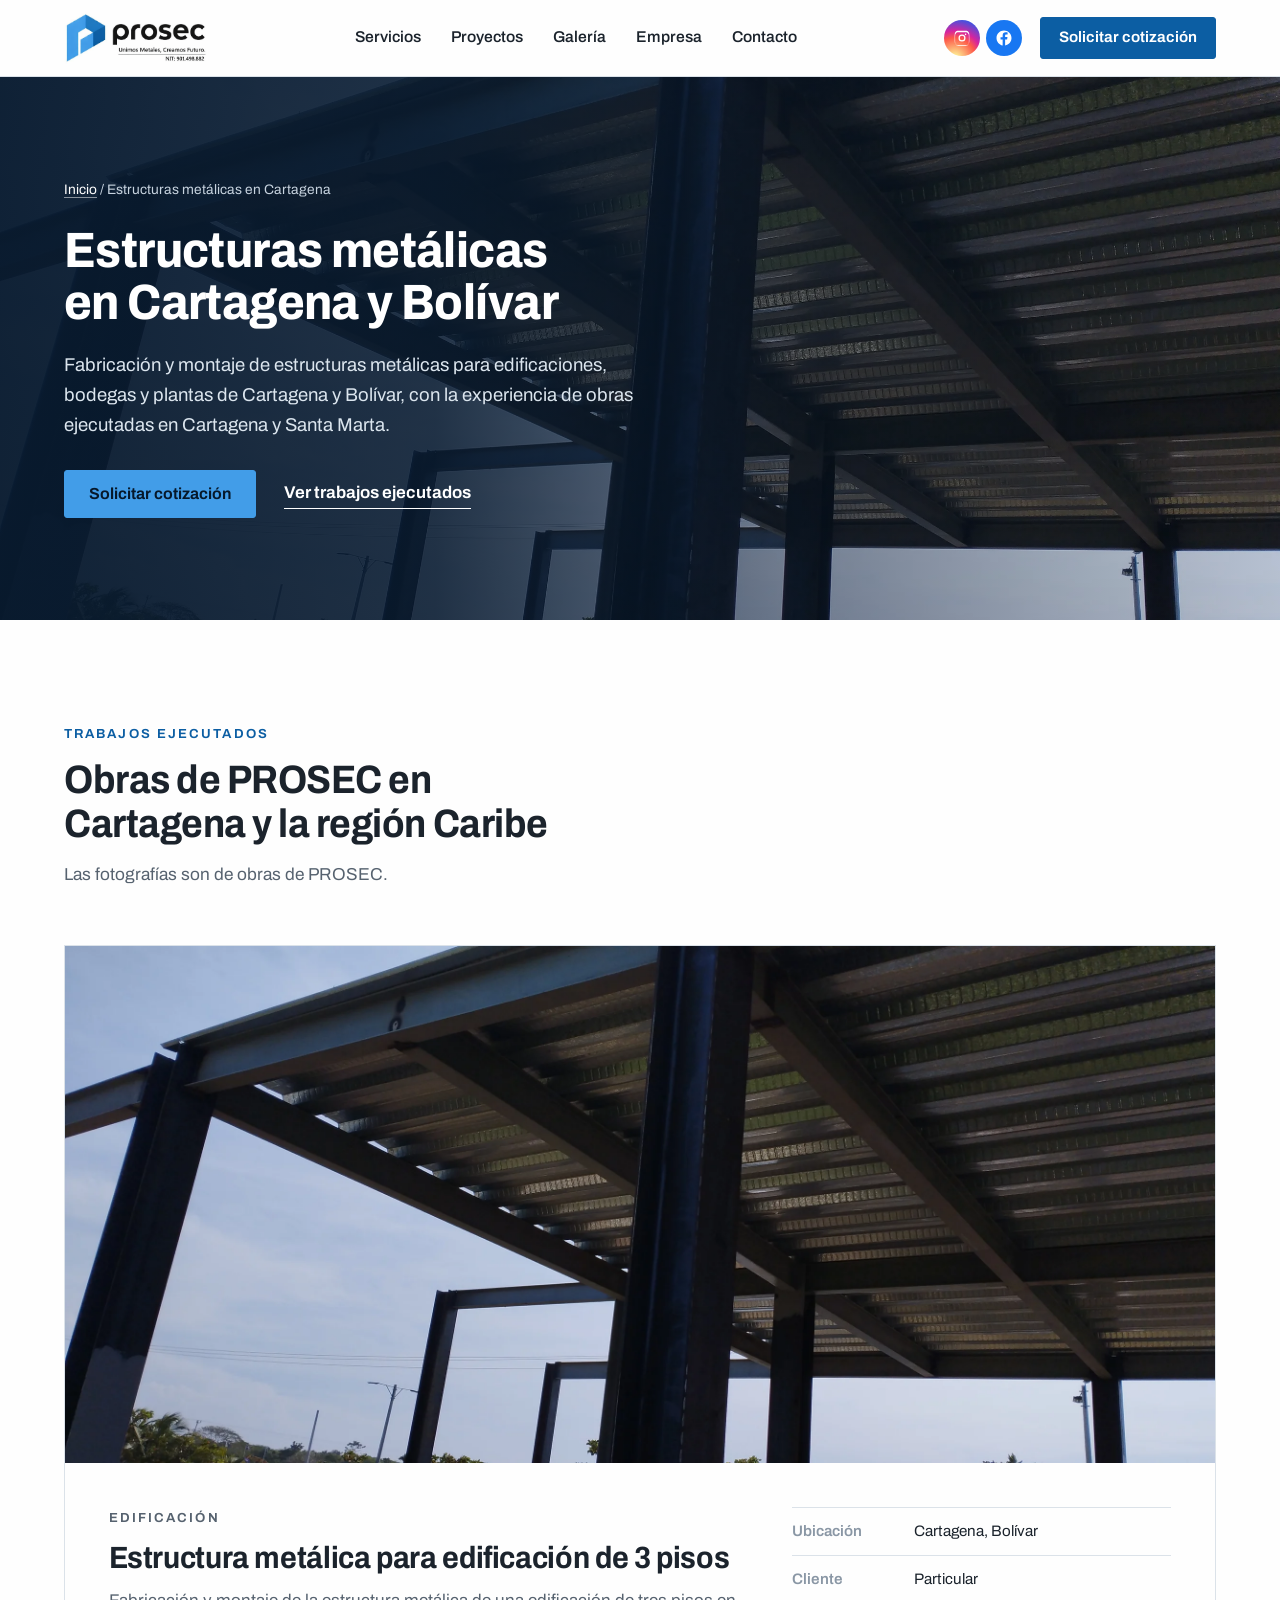
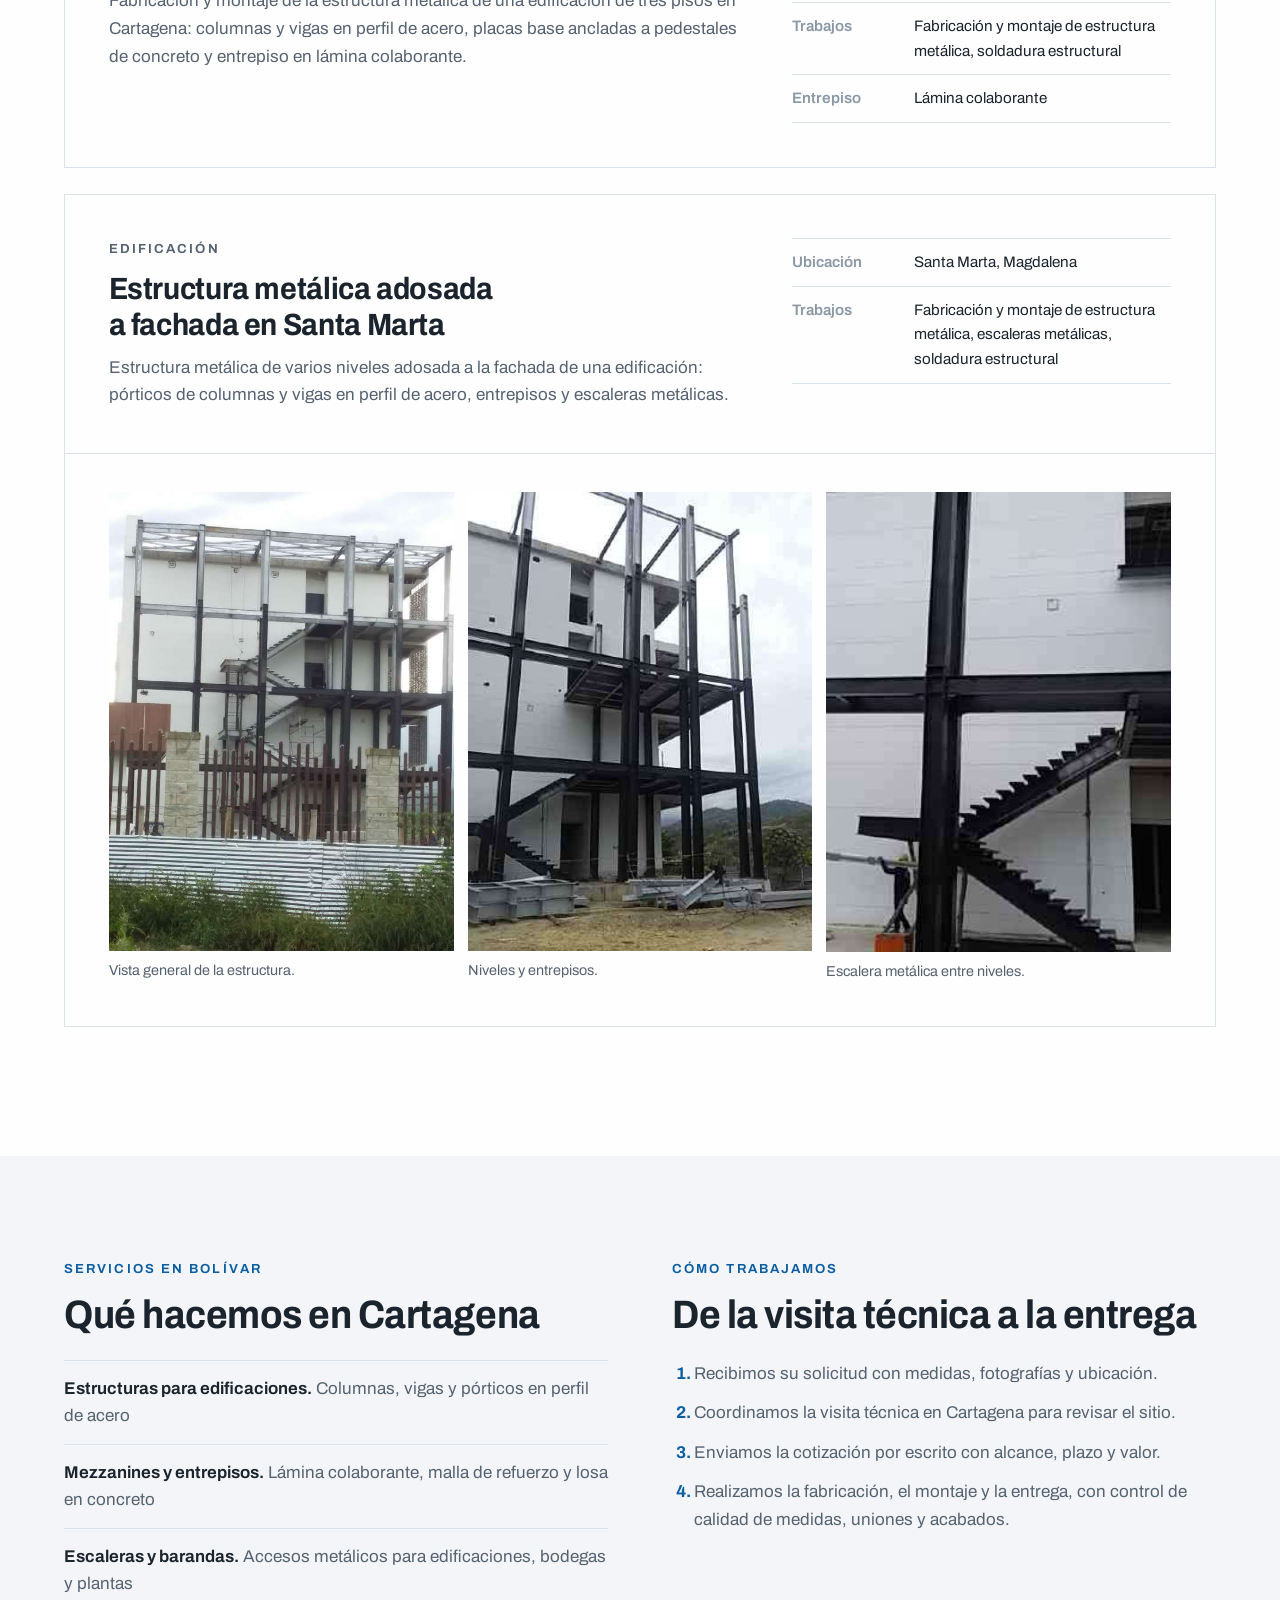
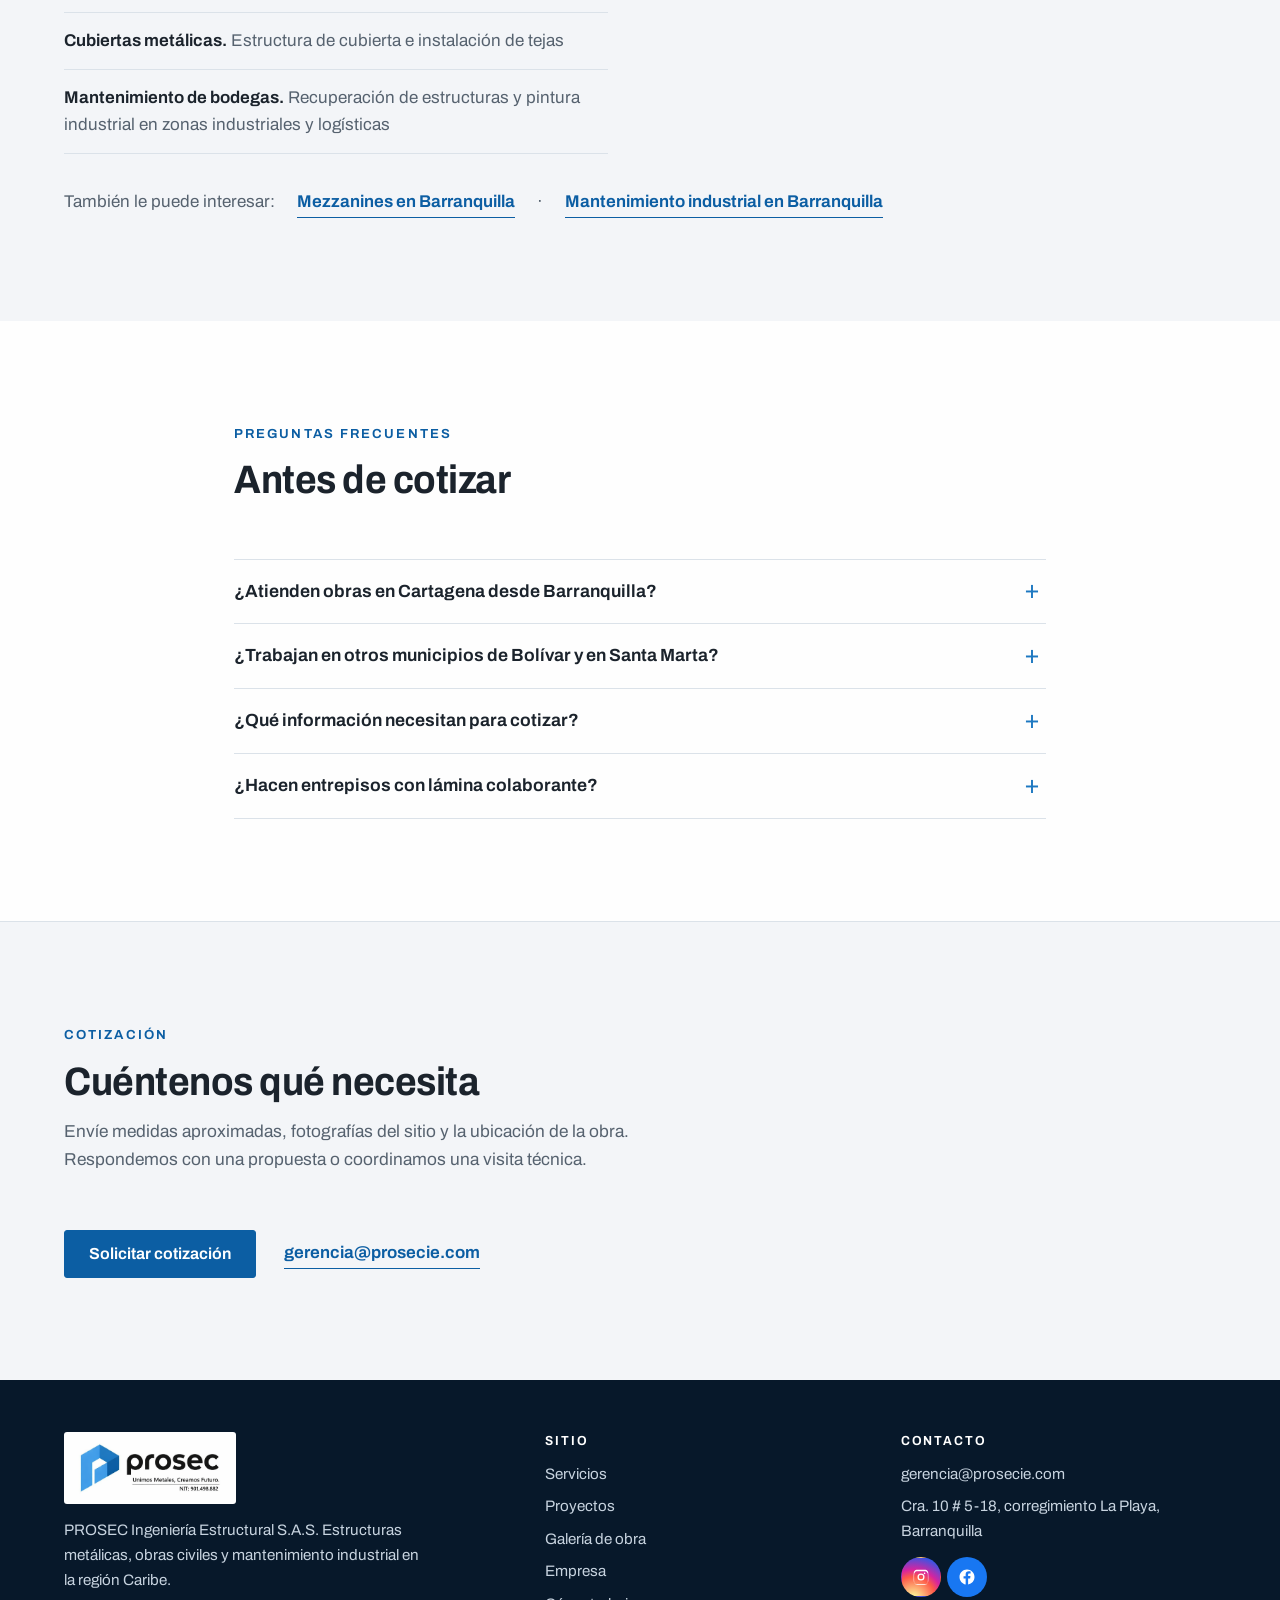
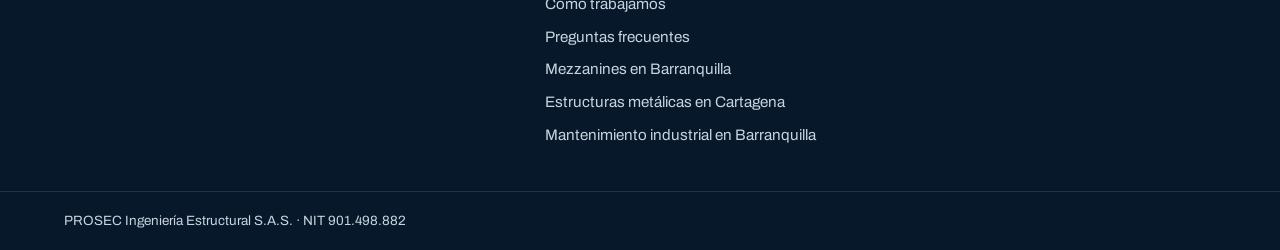
<file: estructuras-metalicas-cartagena/index.html>
<!doctype html>
<html lang="es-CO">
<head>
<meta charset="utf-8">
<meta name="viewport" content="width=device-width, initial-scale=1, viewport-fit=cover">
<title>Estructuras metálicas en Cartagena | PROSEC</title>
<meta name="description" content="Fabricación y montaje de estructuras metálicas en Cartagena y Bolívar: edificaciones, entrepisos con lámina colaborante, escaleras, barandas y cubiertas.">
<link rel="canonical" href="https://prosecie.com/estructuras-metalicas-cartagena/">
<meta property="og:type" content="website">
<meta property="og:locale" content="es_CO">
<meta property="og:title" content="Estructuras metálicas en Cartagena | PROSEC">
<meta property="og:description" content="Fabricación y montaje de estructuras metálicas en Cartagena y Bolívar: edificaciones, entrepisos con lámina colaborante, escaleras, barandas y cubiertas.">
<meta property="og:url" content="https://prosecie.com/estructuras-metalicas-cartagena/">
<meta property="og:image" content="https://prosecie.com/img/obra/ctg-entrepiso-vigas.webp">
<meta property="og:site_name" content="PROSEC Ingeniería Estructural">
<meta name="twitter:card" content="summary_large_image">
<meta name="robots" content="index, follow">
<meta name="theme-color" content="#0b2138">
<link rel="icon" type="image/png" href="/img/marca/isotipo-prosec.png">
<script type="application/ld+json">[{"@context": "https://schema.org", "@type": "Service", "name": "Fabricación y montaje de estructuras metálicas", "serviceType": "Fabricación y montaje de estructuras metálicas", "url": "https://prosecie.com/estructuras-metalicas-cartagena/", "description": "Fabricación y montaje de estructuras metálicas en Cartagena y Bolívar: edificaciones, entrepisos con lámina colaborante, escaleras, barandas y cubiertas.", "provider": {"@type": "GeneralContractor", "@id": "https://prosecie.com/#empresa", "name": "PROSEC Ingeniería Estructural S.A.S.", "url": "https://prosecie.com/", "email": "gerencia@prosecie.com"}, "areaServed": [{"@type": "City", "name": "Cartagena"}, {"@type": "AdministrativeArea", "name": "Bolívar"}, {"@type": "City", "name": "Santa Marta"}, {"@type": "AdministrativeArea", "name": "Magdalena"}]}, {"@context": "https://schema.org", "@type": "BreadcrumbList", "itemListElement": [{"@type": "ListItem", "position": 1, "name": "Inicio", "item": "https://prosecie.com/"}, {"@type": "ListItem", "position": 2, "name": "Estructuras metálicas en Cartagena", "item": "https://prosecie.com/estructuras-metalicas-cartagena/"}]}, {"@context": "https://schema.org", "@type": "FAQPage", "mainEntity": [{"@type": "Question", "name": "¿Atienden obras en Cartagena desde Barranquilla?", "acceptedAnswer": {"@type": "Answer", "text": "Sí. Hemos ejecutado la estructura metálica de una edificación de tres pisos en Cartagena y coordinamos la visita técnica y el montaje en sitio."}}, {"@type": "Question", "name": "¿Trabajan en otros municipios de Bolívar y en Santa Marta?", "acceptedAnswer": {"@type": "Answer", "text": "Sí. Atendemos Cartagena y municipios de Bolívar, y hemos ejecutado una estructura metálica de varios niveles en Santa Marta, Magdalena."}}, {"@type": "Question", "name": "¿Qué información necesitan para cotizar?", "acceptedAnswer": {"@type": "Answer", "text": "Planos o medidas aproximadas, fotografías del sitio, la ubicación de la obra y el plazo que usted espera. Si no tiene planos, lo resolvemos con una visita técnica."}}, {"@type": "Question", "name": "¿Hacen entrepisos con lámina colaborante?", "acceptedAnswer": {"@type": "Answer", "text": "Sí. La edificación de Cartagena tiene entrepisos en lámina colaborante sobre vigas de acero."}}]}]</script>
<link rel="stylesheet" href="/css/estilos.css">
</head>
<body>
<a class="salto" href="#contenido">Ir al contenido</a>

<header class="barra">
  <div class="wrap">
    <a class="logo" href="/" aria-label="PROSEC Ingeniería Estructural, inicio"><img src="/img/marca/logo-prosec.png" alt="PROSEC. Unimos Metales, Creamos Futuro. NIT 901.498.882" width="816" height="295"></a>
    <nav class="nav" id="nav" aria-label="Principal">
      <a href="/#servicios">Servicios</a>
      <a href="/#proyectos">Proyectos</a>
      <a href="/#galeria">Galería</a>
      <a href="/#empresa">Empresa</a>
      <a href="/#contacto">Contacto</a>
      <div class="redes redes-menu"><a href="https://www.instagram.com/prosec_ingeniria/" target="_blank" rel="noopener" aria-label="Instagram de PROSEC (abre en una pestaña nueva)"><svg viewBox="0 0 24 24" width="18" height="18" aria-hidden="true"><path fill="currentColor" d="M12 2.2c3.2 0 3.6 0 4.8.1 1.2.1 1.8.2 2.2.4.6.2 1 .5 1.4.9.4.4.7.8.9 1.4.2.4.4 1 .4 2.2.1 1.3.1 1.6.1 4.8s0 3.6-.1 4.8c-.1 1.2-.2 1.8-.4 2.2-.2.6-.5 1-.9 1.4-.4.4-.8.7-1.4.9-.4.2-1 .4-2.2.4-1.3.1-1.6.1-4.8.1s-3.6 0-4.8-.1c-1.2-.1-1.8-.2-2.2-.4-.6-.2-1-.5-1.4-.9-.4-.4-.7-.8-.9-1.4-.2-.4-.4-1-.4-2.2C2.2 15.6 2.2 15.2 2.2 12s0-3.6.1-4.8c.1-1.2.2-1.8.4-2.2.2-.6.5-1 .9-1.4.4-.4.8-.7 1.4-.9.4-.2 1-.4 2.2-.4C8.4 2.2 8.8 2.2 12 2.2zm0 2c-3.1 0-3.5 0-4.7.1-1.1.1-1.7.2-2 .4-.5.2-.9.4-1.2.8-.4.4-.6.7-.8 1.2-.2.4-.3 1-.4 2-.1 1.2-.1 1.6-.1 4.7s0 3.5.1 4.7c.1 1.1.2 1.7.4 2 .2.5.4.9.8 1.2.4.4.7.6 1.2.8.4.2 1 .3 2 .4 1.2.1 1.6.1 4.7.1s3.5 0 4.7-.1c1.1-.1 1.7-.2 2-.4.5-.2.9-.4 1.2-.8.4-.4.6-.7.8-1.2.2-.4.3-1 .4-2 .1-1.2.1-1.6.1-4.7s0-3.5-.1-4.7c-.1-1.1-.2-1.7-.4-2-.2-.5-.4-.9-.8-1.2-.4-.4-.7-.6-1.2-.8-.4-.2-1-.3-2-.4-1.2-.1-1.6-.1-4.7-.1zm0 3.1a4.7 4.7 0 1 1 0 9.4 4.7 4.7 0 0 1 0-9.4zm0 7.7a3 3 0 1 0 0-6 3 3 0 0 0 0 6zm5.9-7.9a1.1 1.1 0 1 1-2.2 0 1.1 1.1 0 0 1 2.2 0z"/></svg></a><a href="https://www.facebook.com/profile.php?id=61595084454278" target="_blank" rel="noopener" aria-label="Facebook de PROSEC (abre en una pestaña nueva)"><svg viewBox="0 0 24 24" width="18" height="18" aria-hidden="true"><path fill="currentColor" d="M13.5 21.9v-8h2.7l.4-3.1h-3.1V8.8c0-.9.3-1.5 1.6-1.5h1.7V4.5c-.3 0-1.3-.1-2.5-.1-2.5 0-4.1 1.5-4.1 4.2v2.3H7.4v3.1h2.8v8C5.6 21.2 2 17 2 12 2 6.5 6.5 2 12 2s10 4.5 10 10c0 5-3.6 9.2-8.5 9.9z"/></svg></a></div>
    </nav>
    <div class="acciones">
      <div class="redes redes-barra"><a href="https://www.instagram.com/prosec_ingeniria/" target="_blank" rel="noopener" aria-label="Instagram de PROSEC (abre en una pestaña nueva)"><svg viewBox="0 0 24 24" width="18" height="18" aria-hidden="true"><path fill="currentColor" d="M12 2.2c3.2 0 3.6 0 4.8.1 1.2.1 1.8.2 2.2.4.6.2 1 .5 1.4.9.4.4.7.8.9 1.4.2.4.4 1 .4 2.2.1 1.3.1 1.6.1 4.8s0 3.6-.1 4.8c-.1 1.2-.2 1.8-.4 2.2-.2.6-.5 1-.9 1.4-.4.4-.8.7-1.4.9-.4.2-1 .4-2.2.4-1.3.1-1.6.1-4.8.1s-3.6 0-4.8-.1c-1.2-.1-1.8-.2-2.2-.4-.6-.2-1-.5-1.4-.9-.4-.4-.7-.8-.9-1.4-.2-.4-.4-1-.4-2.2C2.2 15.6 2.2 15.2 2.2 12s0-3.6.1-4.8c.1-1.2.2-1.8.4-2.2.2-.6.5-1 .9-1.4.4-.4.8-.7 1.4-.9.4-.2 1-.4 2.2-.4C8.4 2.2 8.8 2.2 12 2.2zm0 2c-3.1 0-3.5 0-4.7.1-1.1.1-1.7.2-2 .4-.5.2-.9.4-1.2.8-.4.4-.6.7-.8 1.2-.2.4-.3 1-.4 2-.1 1.2-.1 1.6-.1 4.7s0 3.5.1 4.7c.1 1.1.2 1.7.4 2 .2.5.4.9.8 1.2.4.4.7.6 1.2.8.4.2 1 .3 2 .4 1.2.1 1.6.1 4.7.1s3.5 0 4.7-.1c1.1-.1 1.7-.2 2-.4.5-.2.9-.4 1.2-.8.4-.4.6-.7.8-1.2.2-.4.3-1 .4-2 .1-1.2.1-1.6.1-4.7s0-3.5-.1-4.7c-.1-1.1-.2-1.7-.4-2-.2-.5-.4-.9-.8-1.2-.4-.4-.7-.6-1.2-.8-.4-.2-1-.3-2-.4-1.2-.1-1.6-.1-4.7-.1zm0 3.1a4.7 4.7 0 1 1 0 9.4 4.7 4.7 0 0 1 0-9.4zm0 7.7a3 3 0 1 0 0-6 3 3 0 0 0 0 6zm5.9-7.9a1.1 1.1 0 1 1-2.2 0 1.1 1.1 0 0 1 2.2 0z"/></svg></a><a href="https://www.facebook.com/profile.php?id=61595084454278" target="_blank" rel="noopener" aria-label="Facebook de PROSEC (abre en una pestaña nueva)"><svg viewBox="0 0 24 24" width="18" height="18" aria-hidden="true"><path fill="currentColor" d="M13.5 21.9v-8h2.7l.4-3.1h-3.1V8.8c0-.9.3-1.5 1.6-1.5h1.7V4.5c-.3 0-1.3-.1-2.5-.1-2.5 0-4.1 1.5-4.1 4.2v2.3H7.4v3.1h2.8v8C5.6 21.2 2 17 2 12 2 6.5 6.5 2 12 2s10 4.5 10 10c0 5-3.6 9.2-8.5 9.9z"/></svg></a></div>
      <a class="btn" href="/#contacto"><span class="largo">Solicitar cotización</span><span class="corto">Cotizar</span></a>
      <button class="menu-btn" id="menu-btn" type="button" aria-label="Abrir menú" aria-expanded="false" aria-controls="nav"><span></span></button>
    </div>
  </div>
</header>

<main id="contenido">

<section class="portada pag-portada">
  <img src="/img/obra/ctg-entrepiso-vigas.webp" alt="Vigas de acero y entrepiso en lámina colaborante de una edificación en Cartagena" width="2400" height="1080" fetchpriority="high">
  <div class="wrap">
    <div class="portada-texto">
      <nav class="migas" aria-label="Ruta"><a href="/">Inicio</a> <span aria-hidden="true">/</span> <span>Estructuras metálicas en Cartagena</span></nav>
      <h1>Estructuras metálicas en Cartagena y Bolívar</h1>
      <p class="entrada">Fabricación y montaje de estructuras metálicas para edificaciones, bodegas y plantas de Cartagena y Bolívar, con la experiencia de obras ejecutadas en Cartagena y Santa Marta.</p>
      <div class="portada-acciones">
        <a class="btn" href="/#contacto">Solicitar cotización</a>
        <a class="enlace" href="#proyectos">Ver trabajos ejecutados</a>
      </div>
    </div>
  </div>
</section>

<section class="bloque" id="proyectos">
  <div class="wrap">
    <div class="cabeza">
      <p class="rotulo">Trabajos ejecutados</p>
      <h2>Obras de PROSEC en Cartagena y la región Caribe</h2>
      <p>Las fotografías son de obras de PROSEC.</p>
    </div>
    <article class="caso-p caso-ctg">
      <figure><img src="/img/obra/ctg-entrepiso-vigas.webp" alt="Estructura metálica de columnas y vigas en perfil de acero con entrepiso en lámina colaborante, Cartagena" width="2400" height="1080" loading="lazy" decoding="async"></figure>
      <div class="caso-intro">
        <div>
          <p class="rotulo">Edificación</p>
          <h3>Estructura metálica para edificación de 3 pisos</h3>
          <p>Fabricación y montaje de la estructura metálica de una edificación de tres pisos en Cartagena: columnas y vigas en perfil de acero, placas base ancladas a pedestales de concreto y entrepiso en lámina colaborante.</p>
        </div>
        <dl class="ficha">
          <div><dt>Ubicación</dt><dd>Cartagena, Bolívar</dd></div>
          <div><dt>Cliente</dt><dd>Particular</dd></div>
          <div><dt>Trabajos</dt><dd>Fabricación y montaje de estructura metálica, soldadura estructural</dd></div>
          <div><dt>Entrepiso</dt><dd>Lámina colaborante</dd></div>
        </dl>
      </div>
    </article>
    <article class="caso-p caso-ctg sm-fotos sm-tres">
      <div class="caso-intro">
        <div>
          <p class="rotulo">Edificación</p>
          <h3>Estructura metálica adosada a fachada en Santa Marta</h3>
          <p>Estructura metálica de varios niveles adosada a la fachada de una edificación: pórticos de columnas y vigas en perfil de acero, entrepisos y escaleras metálicas.</p>
        </div>
        <dl class="ficha">
          <div><dt>Ubicación</dt><dd>Santa Marta, Magdalena</dd></div>
          <div><dt>Trabajos</dt><dd>Fabricación y montaje de estructura metálica, escaleras metálicas, soldadura estructural</dd></div>
        </dl>
      </div>
      <div class="ctg-fotos"><figure><img src="/img/estructuras/IMG-20191101-WA0023.jpg" alt="Estructura metálica de varios niveles adosada a la fachada de una edificación" width="600" height="800" loading="lazy" decoding="async"><figcaption>Vista general de la estructura.</figcaption></figure><figure><img src="/img/estructuras/IMG-20191101-WA0061.jpg" alt="Estructura metálica vista desde abajo, con los entrepisos de cada nivel" width="384" height="512" loading="lazy" decoding="async"><figcaption>Niveles y entrepisos.</figcaption></figure><figure><img src="/img/estructuras/IMG-20191101-WA0073.jpg" alt="Escalera metálica entre niveles de la estructura" width="512" height="384" loading="lazy" decoding="async"><figcaption>Escalera metálica entre niveles.</figcaption></figure></div>
    </article>
  </div>
</section>

<section class="bloque niebla">
  <div class="wrap pag-dos">
    <div>
      <div class="cabeza">
        <p class="rotulo">Servicios en Bolívar</p>
        <h2>Qué hacemos en Cartagena</h2>
      </div>
      <ul class="pag-lista"><li><b>Estructuras para edificaciones.</b> Columnas, vigas y pórticos en perfil de acero</li><li><b>Mezzanines y entrepisos.</b> Lámina colaborante, malla de refuerzo y losa en concreto</li><li><b>Escaleras y barandas.</b> Accesos metálicos para edificaciones, bodegas y plantas</li><li><b>Cubiertas metálicas.</b> Estructura de cubierta e instalación de tejas</li><li><b>Mantenimiento de bodegas.</b> Recuperación de estructuras y pintura industrial en zonas industriales y logísticas</li></ul>
    </div>
    <div>
      <div class="cabeza">
        <p class="rotulo">Cómo trabajamos</p>
        <h2>De la visita técnica a la entrega</h2>
      </div>
      <ol class="pag-pasos"><li>Recibimos su solicitud con medidas, fotografías y ubicación.</li><li>Coordinamos la visita técnica en Cartagena para revisar el sitio.</li><li>Enviamos la cotización por escrito con alcance, plazo y valor.</li><li>Realizamos la fabricación, el montaje y la entrega, con control de calidad de medidas, uniones y acabados.</li></ol>
    </div>
  </div>
  <div class="wrap"><p class="pag-otras">También le puede interesar: <a class="enlace" href="/mezzanines-barranquilla/">Mezzanines en Barranquilla</a> · <a class="enlace" href="/mantenimiento-industrial-barranquilla/">Mantenimiento industrial en Barranquilla</a></p></div>
</section>

<section class="bloque" id="preguntas">
  <div class="wrap faq">
    <div class="cabeza">
      <p class="rotulo">Preguntas frecuentes</p>
      <h2>Antes de cotizar</h2>
    </div>
    <div class="faq-lista"><details><summary>¿Atienden obras en Cartagena desde Barranquilla?</summary><p>Sí. Hemos ejecutado la estructura metálica de una edificación de tres pisos en Cartagena y coordinamos la visita técnica y el montaje en sitio.</p></details><details><summary>¿Trabajan en otros municipios de Bolívar y en Santa Marta?</summary><p>Sí. Atendemos Cartagena y municipios de Bolívar, y hemos ejecutado una estructura metálica de varios niveles en Santa Marta, Magdalena.</p></details><details><summary>¿Qué información necesitan para cotizar?</summary><p>Planos o medidas aproximadas, fotografías del sitio, la ubicación de la obra y el plazo que usted espera. Si no tiene planos, lo resolvemos con una visita técnica.</p></details><details><summary>¿Hacen entrepisos con lámina colaborante?</summary><p>Sí. La edificación de Cartagena tiene entrepisos en lámina colaborante sobre vigas de acero.</p></details></div>
  </div>
</section>

<section class="bloque pag-cta">
  <div class="wrap">
    <div class="cabeza">
      <p class="rotulo">Cotización</p>
      <h2>Cuéntenos qué necesita</h2>
      <p>Envíe medidas aproximadas, fotografías del sitio y la ubicación de la obra. Respondemos con una propuesta o coordinamos una visita técnica.</p>
    </div>
    <div class="portada-acciones">
      <a class="btn" href="/#contacto">Solicitar cotización</a>
      <a class="enlace" href="mailto:gerencia@prosecie.com">gerencia@prosecie.com</a>
    </div>
  </div>
</section>

</main>

<footer>
  <div class="wrap">
    <div>
      <span class="placa"><img src="/img/marca/logo-prosec.png" alt="PROSEC. Unimos Metales, Creamos Futuro." width="816" height="295" loading="lazy"></span>
      <p>PROSEC Ingeniería Estructural S.A.S. Estructuras metálicas, obras civiles y mantenimiento industrial en la región Caribe.</p>
    </div>
    <div>
      <h4>Sitio</h4>
      <ul>
        <li><a href="/#servicios">Servicios</a></li>
        <li><a href="/#proyectos">Proyectos</a></li>
        <li><a href="/#galeria">Galería de obra</a></li>
        <li><a href="/#empresa">Empresa</a></li>
        <li><a href="/#proceso">Cómo trabajamos</a></li>
        <li><a href="/#preguntas">Preguntas frecuentes</a></li>
        <li><a href="/mezzanines-barranquilla/">Mezzanines en Barranquilla</a></li>
        <li><a href="/estructuras-metalicas-cartagena/">Estructuras metálicas en Cartagena</a></li>
        <li><a href="/mantenimiento-industrial-barranquilla/">Mantenimiento industrial en Barranquilla</a></li>
      </ul>
    </div>
    <div>
      <h4>Contacto</h4>
      <ul>
        <li><a href="mailto:gerencia@prosecie.com">gerencia@prosecie.com</a></li>
        <li>Cra. 10 # 5-18, corregimiento La Playa, Barranquilla</li>
      </ul>
      <div class="redes redes-pie"><a href="https://www.instagram.com/prosec_ingeniria/" target="_blank" rel="noopener" aria-label="Instagram de PROSEC (abre en una pestaña nueva)"><svg viewBox="0 0 24 24" width="18" height="18" aria-hidden="true"><path fill="currentColor" d="M12 2.2c3.2 0 3.6 0 4.8.1 1.2.1 1.8.2 2.2.4.6.2 1 .5 1.4.9.4.4.7.8.9 1.4.2.4.4 1 .4 2.2.1 1.3.1 1.6.1 4.8s0 3.6-.1 4.8c-.1 1.2-.2 1.8-.4 2.2-.2.6-.5 1-.9 1.4-.4.4-.8.7-1.4.9-.4.2-1 .4-2.2.4-1.3.1-1.6.1-4.8.1s-3.6 0-4.8-.1c-1.2-.1-1.8-.2-2.2-.4-.6-.2-1-.5-1.4-.9-.4-.4-.7-.8-.9-1.4-.2-.4-.4-1-.4-2.2C2.2 15.6 2.2 15.2 2.2 12s0-3.6.1-4.8c.1-1.2.2-1.8.4-2.2.2-.6.5-1 .9-1.4.4-.4.8-.7 1.4-.9.4-.2 1-.4 2.2-.4C8.4 2.2 8.8 2.2 12 2.2zm0 2c-3.1 0-3.5 0-4.7.1-1.1.1-1.7.2-2 .4-.5.2-.9.4-1.2.8-.4.4-.6.7-.8 1.2-.2.4-.3 1-.4 2-.1 1.2-.1 1.6-.1 4.7s0 3.5.1 4.7c.1 1.1.2 1.7.4 2 .2.5.4.9.8 1.2.4.4.7.6 1.2.8.4.2 1 .3 2 .4 1.2.1 1.6.1 4.7.1s3.5 0 4.7-.1c1.1-.1 1.7-.2 2-.4.5-.2.9-.4 1.2-.8.4-.4.6-.7.8-1.2.2-.4.3-1 .4-2 .1-1.2.1-1.6.1-4.7s0-3.5-.1-4.7c-.1-1.1-.2-1.7-.4-2-.2-.5-.4-.9-.8-1.2-.4-.4-.7-.6-1.2-.8-.4-.2-1-.3-2-.4-1.2-.1-1.6-.1-4.7-.1zm0 3.1a4.7 4.7 0 1 1 0 9.4 4.7 4.7 0 0 1 0-9.4zm0 7.7a3 3 0 1 0 0-6 3 3 0 0 0 0 6zm5.9-7.9a1.1 1.1 0 1 1-2.2 0 1.1 1.1 0 0 1 2.2 0z"/></svg></a><a href="https://www.facebook.com/profile.php?id=61595084454278" target="_blank" rel="noopener" aria-label="Facebook de PROSEC (abre en una pestaña nueva)"><svg viewBox="0 0 24 24" width="18" height="18" aria-hidden="true"><path fill="currentColor" d="M13.5 21.9v-8h2.7l.4-3.1h-3.1V8.8c0-.9.3-1.5 1.6-1.5h1.7V4.5c-.3 0-1.3-.1-2.5-.1-2.5 0-4.1 1.5-4.1 4.2v2.3H7.4v3.1h2.8v8C5.6 21.2 2 17 2 12 2 6.5 6.5 2 12 2s10 4.5 10 10c0 5-3.6 9.2-8.5 9.9z"/></svg></a></div>
    </div>
  </div>
  <div class="legal"><div class="wrap"><span>PROSEC Ingeniería Estructural S.A.S. · NIT 901.498.882</span></div></div>
</footer>

<script>
(function(){var b=document.getElementById('menu-btn'),n=document.getElementById('nav');if(!b||!n)return;
b.addEventListener('click',function(){var a=n.classList.toggle('abierto');b.setAttribute('aria-expanded',a);b.setAttribute('aria-label',a?'Cerrar menú':'Abrir menú');});
n.addEventListener('click',function(e){if(e.target.tagName==='A'){n.classList.remove('abierto');b.setAttribute('aria-expanded','false');}});})();
</script>
</body>
</html>
</file>
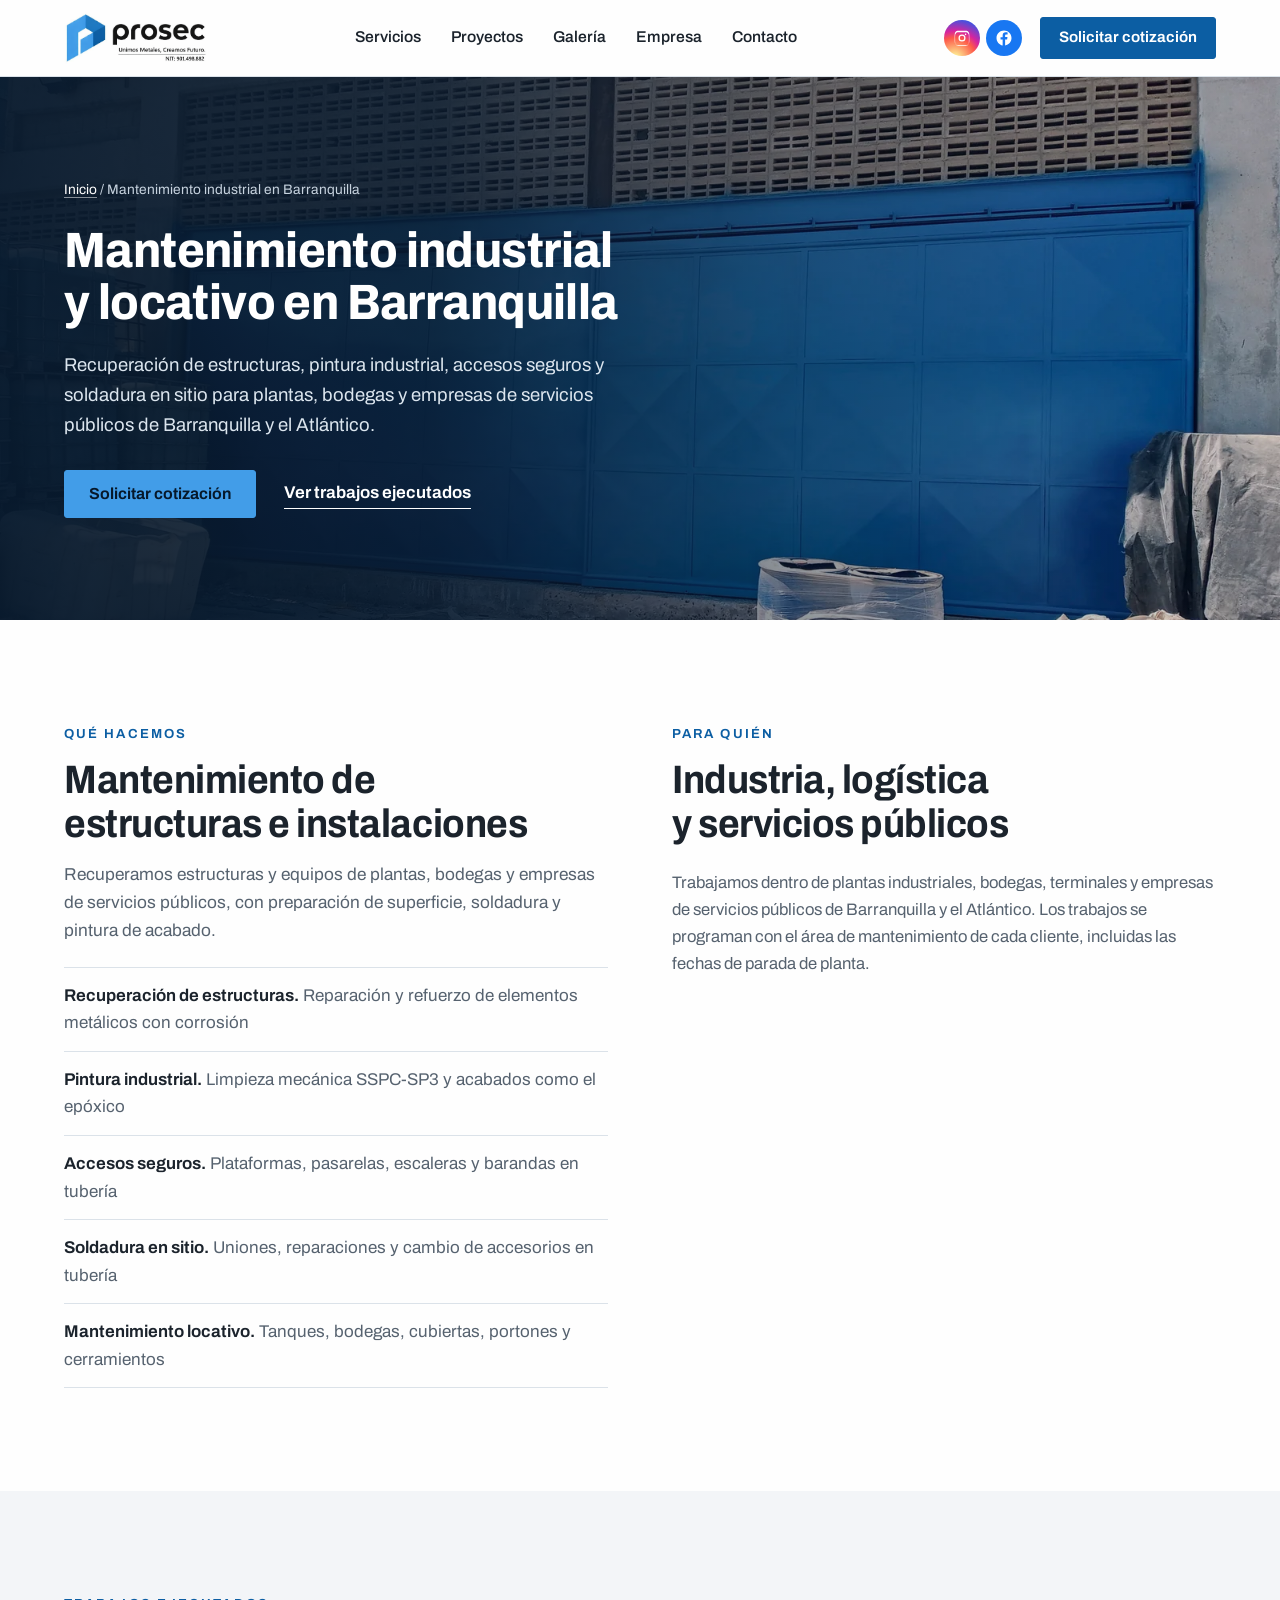
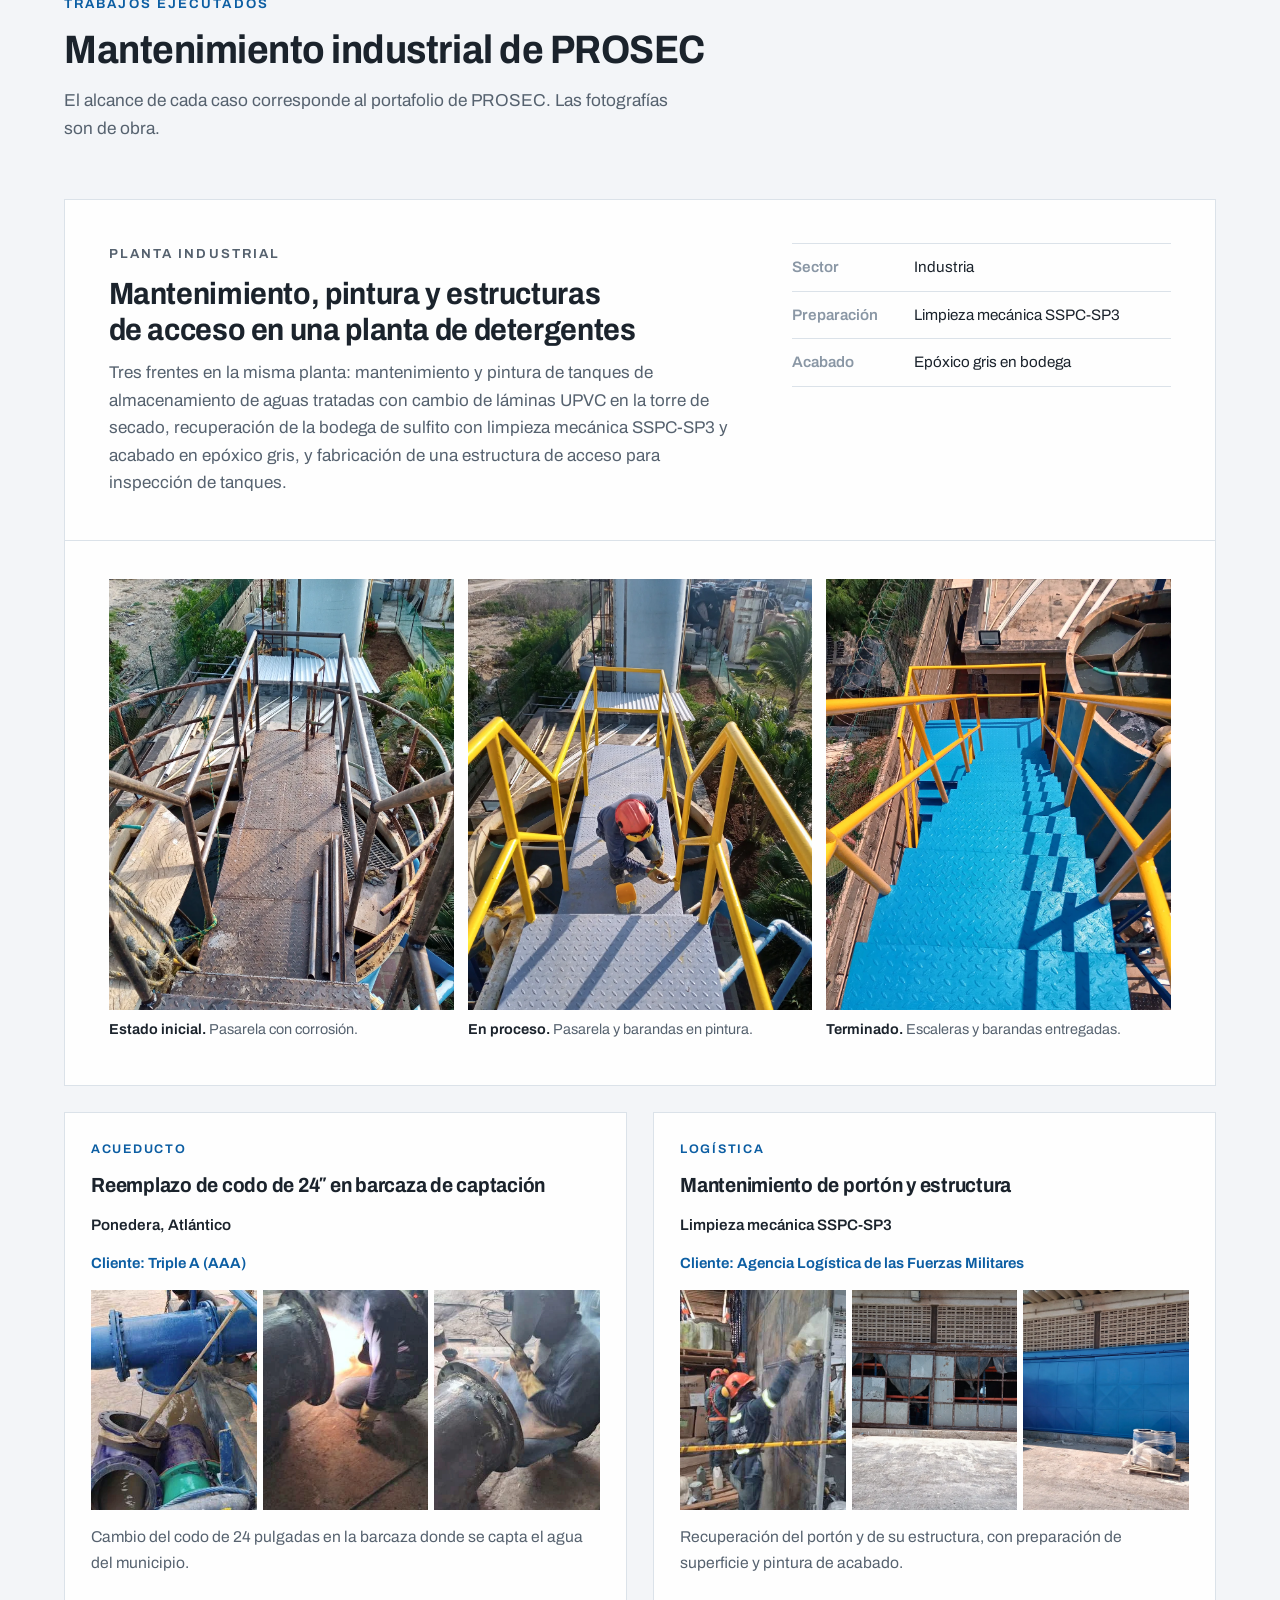
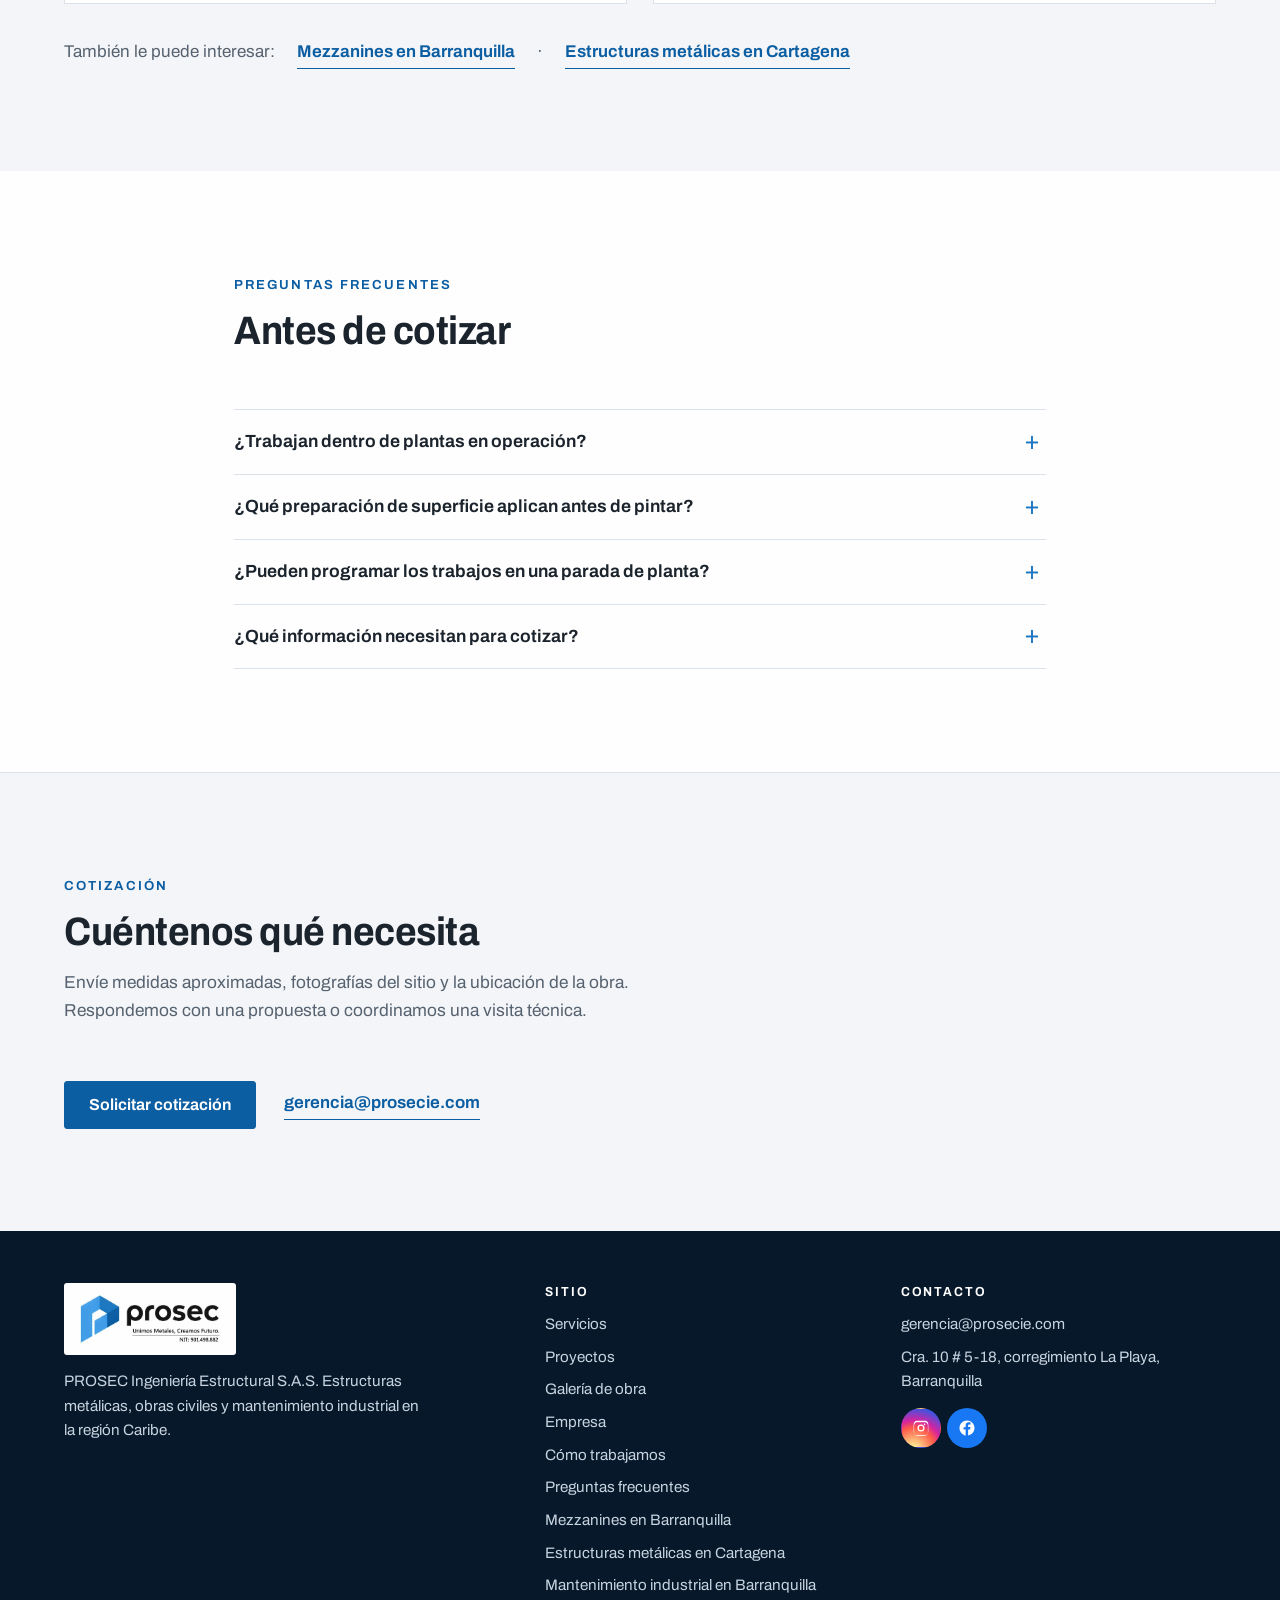
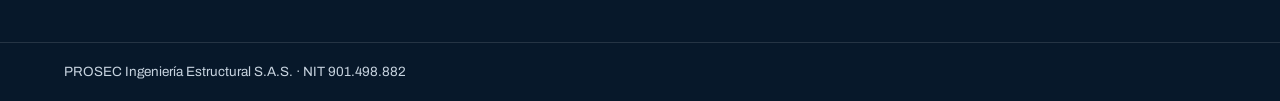
<file: mantenimiento-industrial-barranquilla/index.html>
<!doctype html>
<html lang="es-CO">
<head>
<meta charset="utf-8">
<meta name="viewport" content="width=device-width, initial-scale=1, viewport-fit=cover">
<title>Mantenimiento industrial en Barranquilla | PROSEC</title>
<meta name="description" content="Mantenimiento industrial y locativo en Barranquilla y el Atlántico: recuperación de estructuras, pintura industrial con limpieza SSPC-SP3, tanques, portones y accesos.">
<link rel="canonical" href="https://prosecie.com/mantenimiento-industrial-barranquilla/">
<meta property="og:type" content="website">
<meta property="og:locale" content="es_CO">
<meta property="og:title" content="Mantenimiento industrial en Barranquilla | PROSEC">
<meta property="og:description" content="Mantenimiento industrial y locativo en Barranquilla y el Atlántico: recuperación de estructuras, pintura industrial con limpieza SSPC-SP3, tanques, portones y accesos.">
<meta property="og:url" content="https://prosecie.com/mantenimiento-industrial-barranquilla/">
<meta property="og:image" content="https://prosecie.com/img/galeria/porton-03-terminado.webp">
<meta property="og:site_name" content="PROSEC Ingeniería Estructural">
<meta name="twitter:card" content="summary_large_image">
<meta name="robots" content="index, follow">
<meta name="theme-color" content="#0b2138">
<link rel="icon" type="image/png" href="/img/marca/isotipo-prosec.png">
<script type="application/ld+json">[{"@context": "https://schema.org", "@type": "Service", "name": "Mantenimiento industrial y locativo", "serviceType": "Mantenimiento industrial y locativo", "url": "https://prosecie.com/mantenimiento-industrial-barranquilla/", "description": "Mantenimiento industrial y locativo en Barranquilla y el Atlántico: recuperación de estructuras, pintura industrial con limpieza SSPC-SP3, tanques, portones y accesos.", "provider": {"@type": "GeneralContractor", "@id": "https://prosecie.com/#empresa", "name": "PROSEC Ingeniería Estructural S.A.S.", "url": "https://prosecie.com/", "email": "gerencia@prosecie.com"}, "areaServed": [{"@type": "City", "name": "Barranquilla"}, {"@type": "City", "name": "Soledad"}, {"@type": "City", "name": "Malambo"}, {"@type": "City", "name": "Puerto Colombia"}, {"@type": "City", "name": "Galapa"}, {"@type": "AdministrativeArea", "name": "Atlántico"}]}, {"@context": "https://schema.org", "@type": "BreadcrumbList", "itemListElement": [{"@type": "ListItem", "position": 1, "name": "Inicio", "item": "https://prosecie.com/"}, {"@type": "ListItem", "position": 2, "name": "Mantenimiento industrial en Barranquilla", "item": "https://prosecie.com/mantenimiento-industrial-barranquilla/"}]}, {"@context": "https://schema.org", "@type": "FAQPage", "mainEntity": [{"@type": "Question", "name": "¿Trabajan dentro de plantas en operación?", "acceptedAnswer": {"@type": "Answer", "text": "Sí. Hemos ejecutado mantenimiento locativo, pintura de tanques, cambio de láminas y estructuras de acceso dentro de plantas industriales, coordinando los trabajos con el área de mantenimiento."}}, {"@type": "Question", "name": "¿Qué preparación de superficie aplican antes de pintar?", "acceptedAnswer": {"@type": "Answer", "text": "Limpieza mecánica según la norma SSPC-SP3, seguida del sistema de pintura que requiera el elemento, por ejemplo epóxico."}}, {"@type": "Question", "name": "¿Pueden programar los trabajos en una parada de planta?", "acceptedAnswer": {"@type": "Answer", "text": "Sí. Los trabajos se planean con las fechas que defina la planta. Para fin de año conviene definir el alcance con anticipación."}}, {"@type": "Question", "name": "¿Qué información necesitan para cotizar?", "acceptedAnswer": {"@type": "Answer", "text": "Fotografías del elemento o del área, medidas aproximadas, la ubicación y el plazo esperado. Si hace falta, coordinamos una visita técnica."}}]}]</script>
<link rel="stylesheet" href="/css/estilos.css">
</head>
<body>
<a class="salto" href="#contenido">Ir al contenido</a>

<header class="barra">
  <div class="wrap">
    <a class="logo" href="/" aria-label="PROSEC Ingeniería Estructural, inicio"><img src="/img/marca/logo-prosec.png" alt="PROSEC. Unimos Metales, Creamos Futuro. NIT 901.498.882" width="816" height="295"></a>
    <nav class="nav" id="nav" aria-label="Principal">
      <a href="/#servicios">Servicios</a>
      <a href="/#proyectos">Proyectos</a>
      <a href="/#galeria">Galería</a>
      <a href="/#empresa">Empresa</a>
      <a href="/#contacto">Contacto</a>
      <div class="redes redes-menu"><a href="https://www.instagram.com/prosec_ingeniria/" target="_blank" rel="noopener" aria-label="Instagram de PROSEC (abre en una pestaña nueva)"><svg viewBox="0 0 24 24" width="18" height="18" aria-hidden="true"><path fill="currentColor" d="M12 2.2c3.2 0 3.6 0 4.8.1 1.2.1 1.8.2 2.2.4.6.2 1 .5 1.4.9.4.4.7.8.9 1.4.2.4.4 1 .4 2.2.1 1.3.1 1.6.1 4.8s0 3.6-.1 4.8c-.1 1.2-.2 1.8-.4 2.2-.2.6-.5 1-.9 1.4-.4.4-.8.7-1.4.9-.4.2-1 .4-2.2.4-1.3.1-1.6.1-4.8.1s-3.6 0-4.8-.1c-1.2-.1-1.8-.2-2.2-.4-.6-.2-1-.5-1.4-.9-.4-.4-.7-.8-.9-1.4-.2-.4-.4-1-.4-2.2C2.2 15.6 2.2 15.2 2.2 12s0-3.6.1-4.8c.1-1.2.2-1.8.4-2.2.2-.6.5-1 .9-1.4.4-.4.8-.7 1.4-.9.4-.2 1-.4 2.2-.4C8.4 2.2 8.8 2.2 12 2.2zm0 2c-3.1 0-3.5 0-4.7.1-1.1.1-1.7.2-2 .4-.5.2-.9.4-1.2.8-.4.4-.6.7-.8 1.2-.2.4-.3 1-.4 2-.1 1.2-.1 1.6-.1 4.7s0 3.5.1 4.7c.1 1.1.2 1.7.4 2 .2.5.4.9.8 1.2.4.4.7.6 1.2.8.4.2 1 .3 2 .4 1.2.1 1.6.1 4.7.1s3.5 0 4.7-.1c1.1-.1 1.7-.2 2-.4.5-.2.9-.4 1.2-.8.4-.4.6-.7.8-1.2.2-.4.3-1 .4-2 .1-1.2.1-1.6.1-4.7s0-3.5-.1-4.7c-.1-1.1-.2-1.7-.4-2-.2-.5-.4-.9-.8-1.2-.4-.4-.7-.6-1.2-.8-.4-.2-1-.3-2-.4-1.2-.1-1.6-.1-4.7-.1zm0 3.1a4.7 4.7 0 1 1 0 9.4 4.7 4.7 0 0 1 0-9.4zm0 7.7a3 3 0 1 0 0-6 3 3 0 0 0 0 6zm5.9-7.9a1.1 1.1 0 1 1-2.2 0 1.1 1.1 0 0 1 2.2 0z"/></svg></a><a href="https://www.facebook.com/profile.php?id=61595084454278" target="_blank" rel="noopener" aria-label="Facebook de PROSEC (abre en una pestaña nueva)"><svg viewBox="0 0 24 24" width="18" height="18" aria-hidden="true"><path fill="currentColor" d="M13.5 21.9v-8h2.7l.4-3.1h-3.1V8.8c0-.9.3-1.5 1.6-1.5h1.7V4.5c-.3 0-1.3-.1-2.5-.1-2.5 0-4.1 1.5-4.1 4.2v2.3H7.4v3.1h2.8v8C5.6 21.2 2 17 2 12 2 6.5 6.5 2 12 2s10 4.5 10 10c0 5-3.6 9.2-8.5 9.9z"/></svg></a></div>
    </nav>
    <div class="acciones">
      <div class="redes redes-barra"><a href="https://www.instagram.com/prosec_ingeniria/" target="_blank" rel="noopener" aria-label="Instagram de PROSEC (abre en una pestaña nueva)"><svg viewBox="0 0 24 24" width="18" height="18" aria-hidden="true"><path fill="currentColor" d="M12 2.2c3.2 0 3.6 0 4.8.1 1.2.1 1.8.2 2.2.4.6.2 1 .5 1.4.9.4.4.7.8.9 1.4.2.4.4 1 .4 2.2.1 1.3.1 1.6.1 4.8s0 3.6-.1 4.8c-.1 1.2-.2 1.8-.4 2.2-.2.6-.5 1-.9 1.4-.4.4-.8.7-1.4.9-.4.2-1 .4-2.2.4-1.3.1-1.6.1-4.8.1s-3.6 0-4.8-.1c-1.2-.1-1.8-.2-2.2-.4-.6-.2-1-.5-1.4-.9-.4-.4-.7-.8-.9-1.4-.2-.4-.4-1-.4-2.2C2.2 15.6 2.2 15.2 2.2 12s0-3.6.1-4.8c.1-1.2.2-1.8.4-2.2.2-.6.5-1 .9-1.4.4-.4.8-.7 1.4-.9.4-.2 1-.4 2.2-.4C8.4 2.2 8.8 2.2 12 2.2zm0 2c-3.1 0-3.5 0-4.7.1-1.1.1-1.7.2-2 .4-.5.2-.9.4-1.2.8-.4.4-.6.7-.8 1.2-.2.4-.3 1-.4 2-.1 1.2-.1 1.6-.1 4.7s0 3.5.1 4.7c.1 1.1.2 1.7.4 2 .2.5.4.9.8 1.2.4.4.7.6 1.2.8.4.2 1 .3 2 .4 1.2.1 1.6.1 4.7.1s3.5 0 4.7-.1c1.1-.1 1.7-.2 2-.4.5-.2.9-.4 1.2-.8.4-.4.6-.7.8-1.2.2-.4.3-1 .4-2 .1-1.2.1-1.6.1-4.7s0-3.5-.1-4.7c-.1-1.1-.2-1.7-.4-2-.2-.5-.4-.9-.8-1.2-.4-.4-.7-.6-1.2-.8-.4-.2-1-.3-2-.4-1.2-.1-1.6-.1-4.7-.1zm0 3.1a4.7 4.7 0 1 1 0 9.4 4.7 4.7 0 0 1 0-9.4zm0 7.7a3 3 0 1 0 0-6 3 3 0 0 0 0 6zm5.9-7.9a1.1 1.1 0 1 1-2.2 0 1.1 1.1 0 0 1 2.2 0z"/></svg></a><a href="https://www.facebook.com/profile.php?id=61595084454278" target="_blank" rel="noopener" aria-label="Facebook de PROSEC (abre en una pestaña nueva)"><svg viewBox="0 0 24 24" width="18" height="18" aria-hidden="true"><path fill="currentColor" d="M13.5 21.9v-8h2.7l.4-3.1h-3.1V8.8c0-.9.3-1.5 1.6-1.5h1.7V4.5c-.3 0-1.3-.1-2.5-.1-2.5 0-4.1 1.5-4.1 4.2v2.3H7.4v3.1h2.8v8C5.6 21.2 2 17 2 12 2 6.5 6.5 2 12 2s10 4.5 10 10c0 5-3.6 9.2-8.5 9.9z"/></svg></a></div>
      <a class="btn" href="/#contacto"><span class="largo">Solicitar cotización</span><span class="corto">Cotizar</span></a>
      <button class="menu-btn" id="menu-btn" type="button" aria-label="Abrir menú" aria-expanded="false" aria-controls="nav"><span></span></button>
    </div>
  </div>
</header>

<main id="contenido">

<section class="portada pag-portada">
  <img src="/img/galeria/porton-03-terminado.webp" alt="Portón metálico de gran formato con pintura de acabado azul" width="1600" height="1200" fetchpriority="high">
  <div class="wrap">
    <div class="portada-texto">
      <nav class="migas" aria-label="Ruta"><a href="/">Inicio</a> <span aria-hidden="true">/</span> <span>Mantenimiento industrial en Barranquilla</span></nav>
      <h1>Mantenimiento industrial y locativo en Barranquilla</h1>
      <p class="entrada">Recuperación de estructuras, pintura industrial, accesos seguros y soldadura en sitio para plantas, bodegas y empresas de servicios públicos de Barranquilla y el Atlántico.</p>
      <div class="portada-acciones">
        <a class="btn" href="/#contacto">Solicitar cotización</a>
        <a class="enlace" href="#proyectos">Ver trabajos ejecutados</a>
      </div>
    </div>
  </div>
</section>

<section class="bloque">
  <div class="wrap pag-dos">
    <div>
      <div class="cabeza">
        <p class="rotulo">Qué hacemos</p>
        <h2>Mantenimiento de estructuras e instalaciones</h2>
        <p>Recuperamos estructuras y equipos de plantas, bodegas y empresas de servicios públicos, con preparación de superficie, soldadura y pintura de acabado.</p>
      </div>
      <ul class="pag-lista"><li><b>Recuperación de estructuras.</b> Reparación y refuerzo de elementos metálicos con corrosión</li><li><b>Pintura industrial.</b> Limpieza mecánica SSPC-SP3 y acabados como el epóxico</li><li><b>Accesos seguros.</b> Plataformas, pasarelas, escaleras y barandas en tubería</li><li><b>Soldadura en sitio.</b> Uniones, reparaciones y cambio de accesorios en tubería</li><li><b>Mantenimiento locativo.</b> Tanques, bodegas, cubiertas, portones y cerramientos</li></ul>
    </div>
    <div>
      <div class="cabeza">
        <p class="rotulo">Para quién</p>
        <h2>Industria, logística y servicios públicos</h2>
      </div>
      <p class="pag-p">Trabajamos dentro de plantas industriales, bodegas, terminales y empresas de servicios públicos de Barranquilla y el Atlántico. Los trabajos se programan con el área de mantenimiento de cada cliente, incluidas las fechas de parada de planta.</p>
    </div>
  </div>
</section>

<section class="bloque niebla" id="proyectos">
  <div class="wrap">
    <div class="cabeza">
      <p class="rotulo">Trabajos ejecutados</p>
      <h2>Mantenimiento industrial de PROSEC</h2>
      <p>El alcance de cada caso corresponde al portafolio de PROSEC. Las fotografías son de obra.</p>
    </div>
    <article class="caso-p">
      <div class="caso-intro">
        <div>
          <p class="rotulo">Planta industrial</p>
          <h3>Mantenimiento, pintura y estructuras de acceso en una planta de detergentes</h3>
          <p>Tres frentes en la misma planta: mantenimiento y pintura de tanques de almacenamiento de aguas tratadas con cambio de láminas UPVC en la torre de secado, recuperación de la bodega de sulfito con limpieza mecánica SSPC-SP3 y acabado en epóxico gris, y fabricación de una estructura de acceso para inspección de tanques.</p>
        </div>
        <dl class="ficha">
          <div><dt>Sector</dt><dd>Industria</dd></div>
          <div><dt>Preparación</dt><dd>Limpieza mecánica SSPC-SP3</dd></div>
          <div><dt>Acabado</dt><dd>Epóxico gris en bodega</dd></div>
        </dl>
      </div>
      <div class="acceso">
        <ol class="secuencia">
          <li><img src="/img/proyectos/planta-industrial/05-pasarela-estado-inicial.webp" alt="Pasarela metálica con corrosión antes de la intervención" width="1186" height="1400" loading="lazy" decoding="async"><span><b>Estado inicial.</b> Pasarela con corrosión.</span></li>
          <li><img src="/img/proyectos/planta-industrial/06-pasarela-en-pintura.webp" alt="Operario pintando la pasarela con las barandas ya instaladas" width="1050" height="1400" loading="lazy" decoding="async"><span><b>En proceso.</b> Pasarela y barandas en pintura.</span></li>
          <li><img src="/img/proyectos/planta-industrial/07-escalera-terminada.webp" alt="Escalera terminada, pintada de azul con barandas amarillas" width="1050" height="1400" loading="lazy" decoding="async"><span><b>Terminado.</b> Escaleras y barandas entregadas.</span></li>
        </ol>
      </div>
    </article>
    <div class="casos dos">
      <article class="caso">
        <p class="tipo">Acueducto</p>
        <h3>Reemplazo de codo de 24″ en barcaza de captación</h3>
        <p class="lugar">Ponedera, Atlántico</p>
        <p class="cliente">Cliente: Triple A (AAA)</p>
        <div class="tira"><img src="/img/proyectos/codo-24-ponedera/01-codo-retirado.webp" alt="Tubería de gran diámetro con el codo retirado en la barcaza" width="323" height="527" loading="lazy" decoding="async"><img src="/img/proyectos/codo-24-ponedera/02-soldadura.webp" alt="Soldador trabajando en la unión del codo" width="323" height="527" loading="lazy" decoding="async"><img src="/img/proyectos/codo-24-ponedera/03-soldadura-detalle.webp" alt="Detalle de la soldadura del codo" width="323" height="527" loading="lazy" decoding="async"></div>
        <p>Cambio del codo de 24 pulgadas en la barcaza donde se capta el agua del municipio.</p>
      </article>
      <article class="caso">
        <p class="tipo">Logística</p>
        <h3>Mantenimiento de portón y estructura</h3>
        <p class="lugar">Limpieza mecánica SSPC-SP3</p>
        <p class="cliente">Cliente: Agencia Logística de las Fuerzas Militares</p>
        <div class="tira"><img src="/img/proyectos/porton-estructura/01-limpieza-mecanica.webp" alt="Operario realizando limpieza mecánica sobre una lámina metálica" width="316" height="515" loading="lazy" decoding="async"><img src="/img/galeria/porton-01-estado-inicial.webp" alt="Portón metálico de gran formato en su estado inicial" width="1600" height="1200" loading="lazy" decoding="async"><img src="/img/galeria/porton-03-terminado.webp" alt="El portón terminado, con pintura de acabado azul" width="1600" height="1200" loading="lazy" decoding="async"></div>
        <p>Recuperación del portón y de su estructura, con preparación de superficie y pintura de acabado.</p>
      </article>
    </div>
    <p class="pag-otras">También le puede interesar: <a class="enlace" href="/mezzanines-barranquilla/">Mezzanines en Barranquilla</a> · <a class="enlace" href="/estructuras-metalicas-cartagena/">Estructuras metálicas en Cartagena</a></p>
  </div>
</section>

<section class="bloque" id="preguntas">
  <div class="wrap faq">
    <div class="cabeza">
      <p class="rotulo">Preguntas frecuentes</p>
      <h2>Antes de cotizar</h2>
    </div>
    <div class="faq-lista"><details><summary>¿Trabajan dentro de plantas en operación?</summary><p>Sí. Hemos ejecutado mantenimiento locativo, pintura de tanques, cambio de láminas y estructuras de acceso dentro de plantas industriales, coordinando los trabajos con el área de mantenimiento.</p></details><details><summary>¿Qué preparación de superficie aplican antes de pintar?</summary><p>Limpieza mecánica según la norma SSPC-SP3, seguida del sistema de pintura que requiera el elemento, por ejemplo epóxico.</p></details><details><summary>¿Pueden programar los trabajos en una parada de planta?</summary><p>Sí. Los trabajos se planean con las fechas que defina la planta. Para fin de año conviene definir el alcance con anticipación.</p></details><details><summary>¿Qué información necesitan para cotizar?</summary><p>Fotografías del elemento o del área, medidas aproximadas, la ubicación y el plazo esperado. Si hace falta, coordinamos una visita técnica.</p></details></div>
  </div>
</section>

<section class="bloque pag-cta">
  <div class="wrap">
    <div class="cabeza">
      <p class="rotulo">Cotización</p>
      <h2>Cuéntenos qué necesita</h2>
      <p>Envíe medidas aproximadas, fotografías del sitio y la ubicación de la obra. Respondemos con una propuesta o coordinamos una visita técnica.</p>
    </div>
    <div class="portada-acciones">
      <a class="btn" href="/#contacto">Solicitar cotización</a>
      <a class="enlace" href="mailto:gerencia@prosecie.com">gerencia@prosecie.com</a>
    </div>
  </div>
</section>

</main>

<footer>
  <div class="wrap">
    <div>
      <span class="placa"><img src="/img/marca/logo-prosec.png" alt="PROSEC. Unimos Metales, Creamos Futuro." width="816" height="295" loading="lazy"></span>
      <p>PROSEC Ingeniería Estructural S.A.S. Estructuras metálicas, obras civiles y mantenimiento industrial en la región Caribe.</p>
    </div>
    <div>
      <h4>Sitio</h4>
      <ul>
        <li><a href="/#servicios">Servicios</a></li>
        <li><a href="/#proyectos">Proyectos</a></li>
        <li><a href="/#galeria">Galería de obra</a></li>
        <li><a href="/#empresa">Empresa</a></li>
        <li><a href="/#proceso">Cómo trabajamos</a></li>
        <li><a href="/#preguntas">Preguntas frecuentes</a></li>
        <li><a href="/mezzanines-barranquilla/">Mezzanines en Barranquilla</a></li>
        <li><a href="/estructuras-metalicas-cartagena/">Estructuras metálicas en Cartagena</a></li>
        <li><a href="/mantenimiento-industrial-barranquilla/">Mantenimiento industrial en Barranquilla</a></li>
      </ul>
    </div>
    <div>
      <h4>Contacto</h4>
      <ul>
        <li><a href="mailto:gerencia@prosecie.com">gerencia@prosecie.com</a></li>
        <li>Cra. 10 # 5-18, corregimiento La Playa, Barranquilla</li>
      </ul>
      <div class="redes redes-pie"><a href="https://www.instagram.com/prosec_ingeniria/" target="_blank" rel="noopener" aria-label="Instagram de PROSEC (abre en una pestaña nueva)"><svg viewBox="0 0 24 24" width="18" height="18" aria-hidden="true"><path fill="currentColor" d="M12 2.2c3.2 0 3.6 0 4.8.1 1.2.1 1.8.2 2.2.4.6.2 1 .5 1.4.9.4.4.7.8.9 1.4.2.4.4 1 .4 2.2.1 1.3.1 1.6.1 4.8s0 3.6-.1 4.8c-.1 1.2-.2 1.8-.4 2.2-.2.6-.5 1-.9 1.4-.4.4-.8.7-1.4.9-.4.2-1 .4-2.2.4-1.3.1-1.6.1-4.8.1s-3.6 0-4.8-.1c-1.2-.1-1.8-.2-2.2-.4-.6-.2-1-.5-1.4-.9-.4-.4-.7-.8-.9-1.4-.2-.4-.4-1-.4-2.2C2.2 15.6 2.2 15.2 2.2 12s0-3.6.1-4.8c.1-1.2.2-1.8.4-2.2.2-.6.5-1 .9-1.4.4-.4.8-.7 1.4-.9.4-.2 1-.4 2.2-.4C8.4 2.2 8.8 2.2 12 2.2zm0 2c-3.1 0-3.5 0-4.7.1-1.1.1-1.7.2-2 .4-.5.2-.9.4-1.2.8-.4.4-.6.7-.8 1.2-.2.4-.3 1-.4 2-.1 1.2-.1 1.6-.1 4.7s0 3.5.1 4.7c.1 1.1.2 1.7.4 2 .2.5.4.9.8 1.2.4.4.7.6 1.2.8.4.2 1 .3 2 .4 1.2.1 1.6.1 4.7.1s3.5 0 4.7-.1c1.1-.1 1.7-.2 2-.4.5-.2.9-.4 1.2-.8.4-.4.6-.7.8-1.2.2-.4.3-1 .4-2 .1-1.2.1-1.6.1-4.7s0-3.5-.1-4.7c-.1-1.1-.2-1.7-.4-2-.2-.5-.4-.9-.8-1.2-.4-.4-.7-.6-1.2-.8-.4-.2-1-.3-2-.4-1.2-.1-1.6-.1-4.7-.1zm0 3.1a4.7 4.7 0 1 1 0 9.4 4.7 4.7 0 0 1 0-9.4zm0 7.7a3 3 0 1 0 0-6 3 3 0 0 0 0 6zm5.9-7.9a1.1 1.1 0 1 1-2.2 0 1.1 1.1 0 0 1 2.2 0z"/></svg></a><a href="https://www.facebook.com/profile.php?id=61595084454278" target="_blank" rel="noopener" aria-label="Facebook de PROSEC (abre en una pestaña nueva)"><svg viewBox="0 0 24 24" width="18" height="18" aria-hidden="true"><path fill="currentColor" d="M13.5 21.9v-8h2.7l.4-3.1h-3.1V8.8c0-.9.3-1.5 1.6-1.5h1.7V4.5c-.3 0-1.3-.1-2.5-.1-2.5 0-4.1 1.5-4.1 4.2v2.3H7.4v3.1h2.8v8C5.6 21.2 2 17 2 12 2 6.5 6.5 2 12 2s10 4.5 10 10c0 5-3.6 9.2-8.5 9.9z"/></svg></a></div>
    </div>
  </div>
  <div class="legal"><div class="wrap"><span>PROSEC Ingeniería Estructural S.A.S. · NIT 901.498.882</span></div></div>
</footer>

<script>
(function(){var b=document.getElementById('menu-btn'),n=document.getElementById('nav');if(!b||!n)return;
b.addEventListener('click',function(){var a=n.classList.toggle('abierto');b.setAttribute('aria-expanded',a);b.setAttribute('aria-label',a?'Cerrar menú':'Abrir menú');});
n.addEventListener('click',function(e){if(e.target.tagName==='A'){n.classList.remove('abierto');b.setAttribute('aria-expanded','false');}});})();
</script>
</body>
</html>
</file>
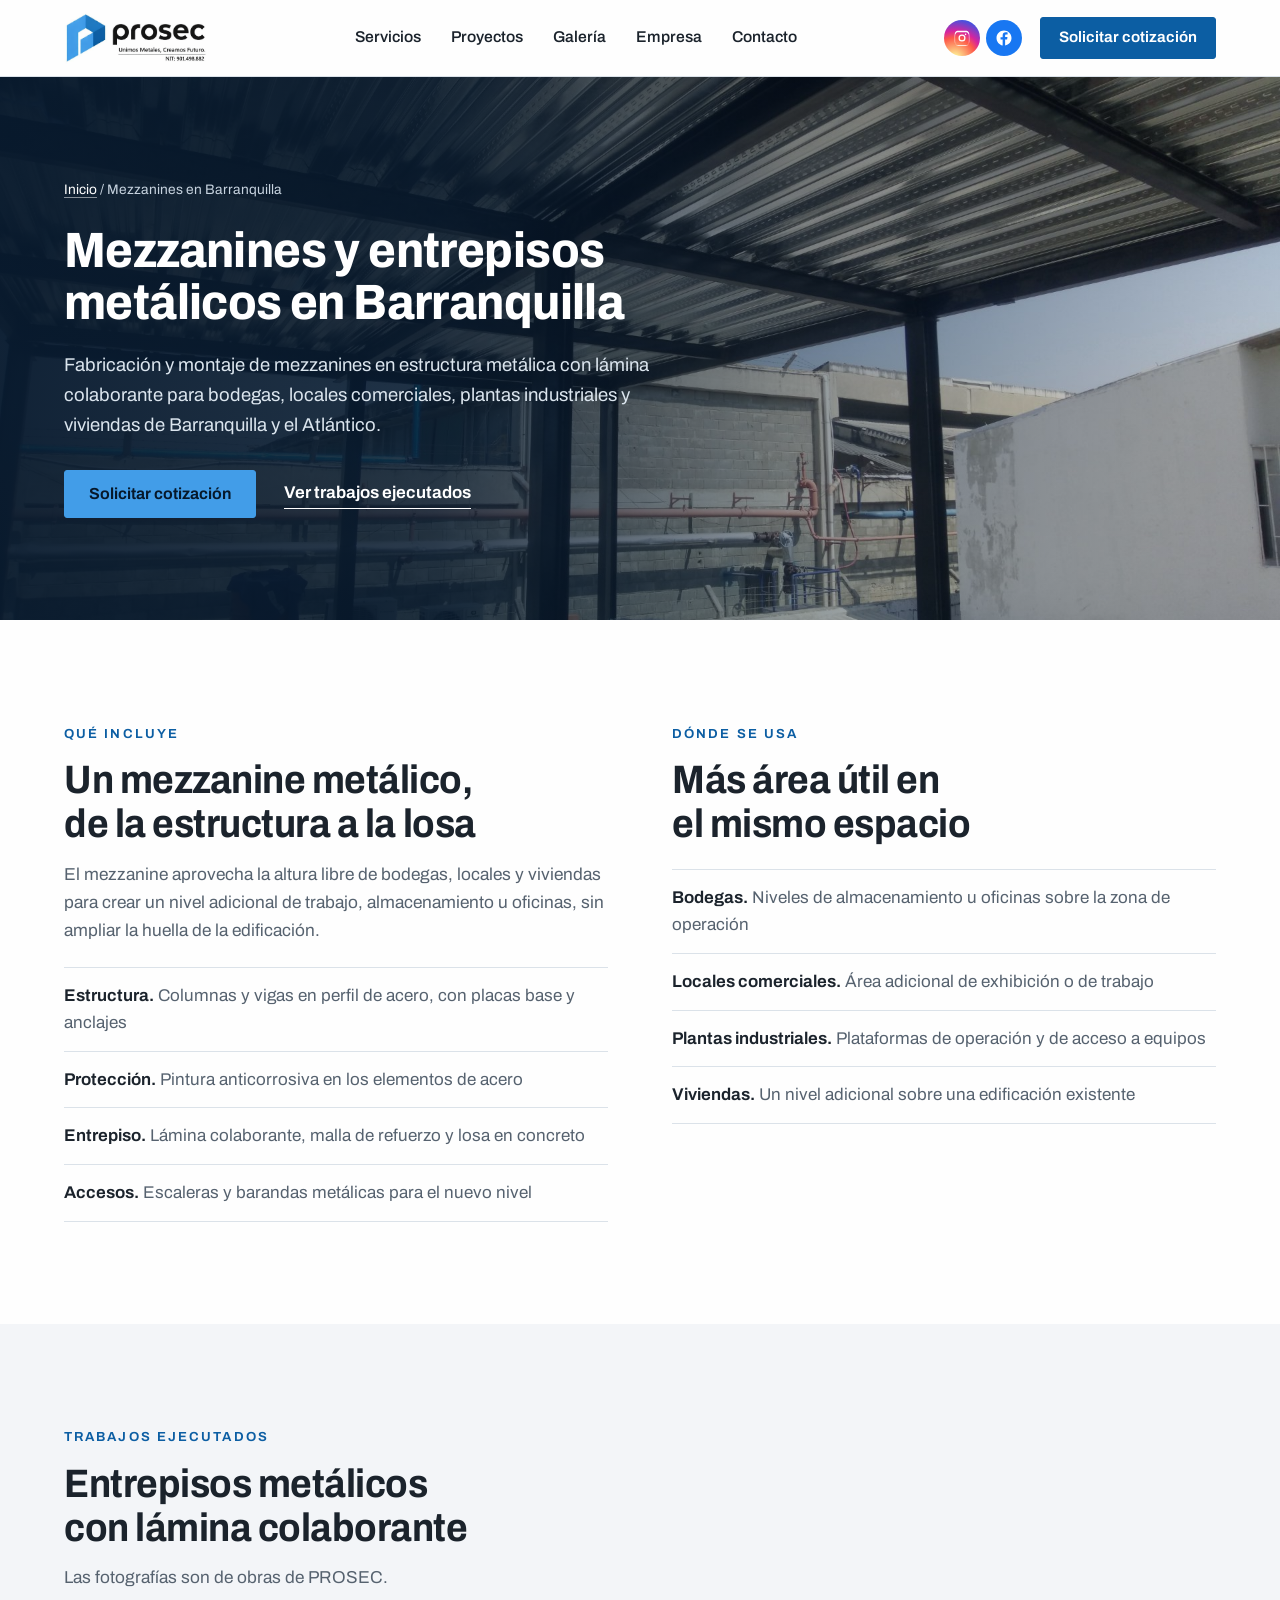
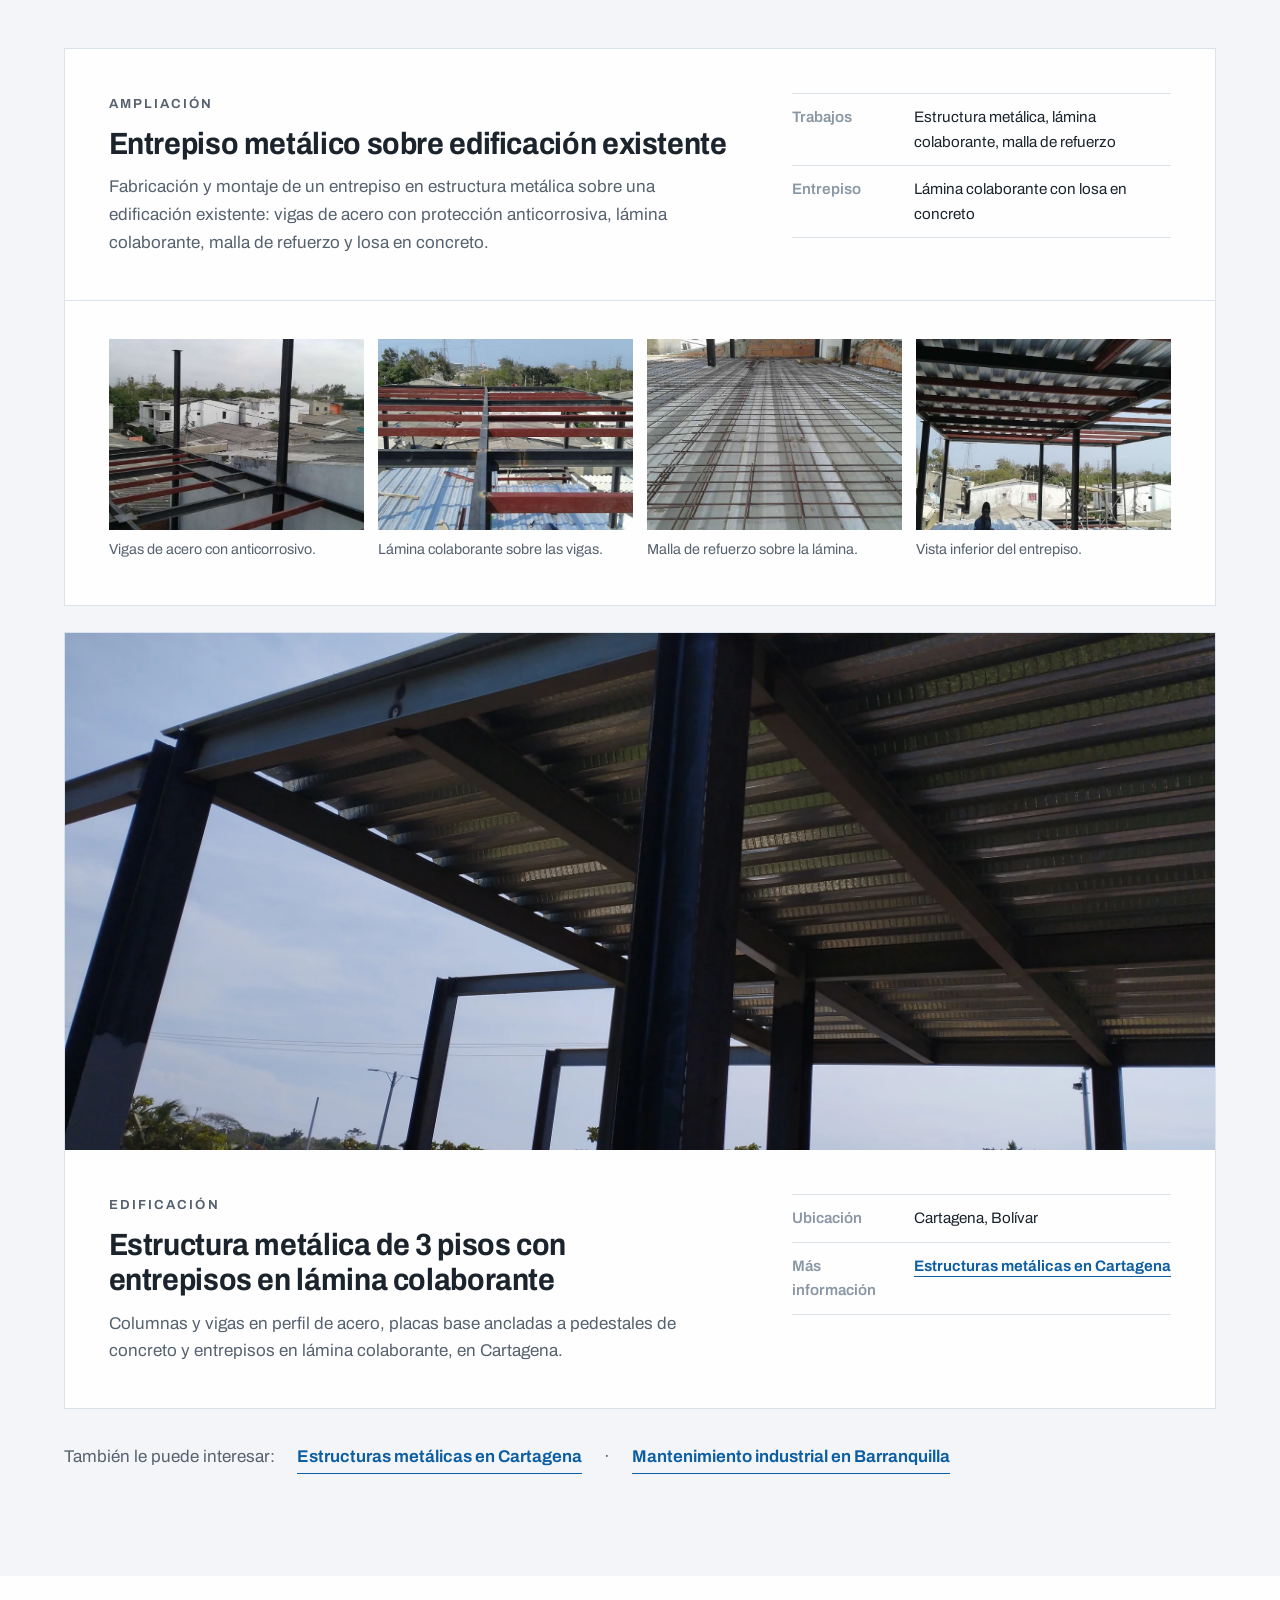
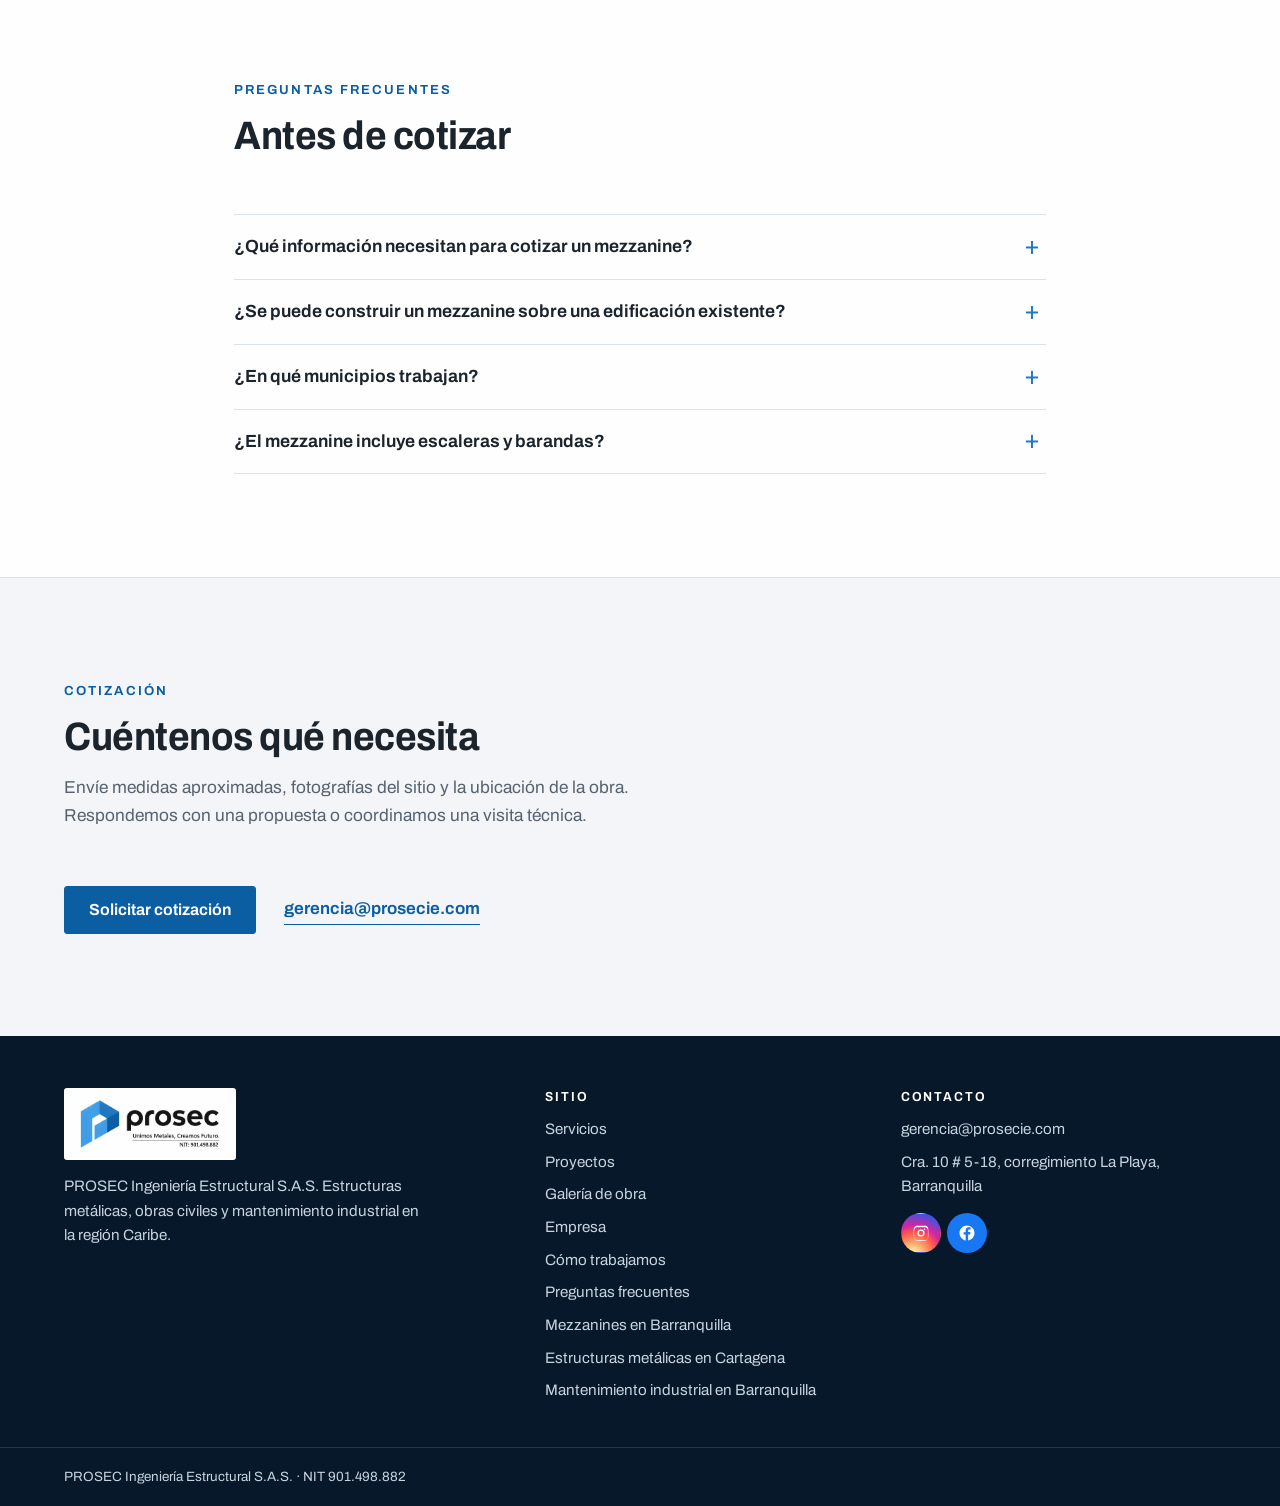
<file: mezzanines-barranquilla/index.html>
<!doctype html>
<html lang="es-CO">
<head>
<meta charset="utf-8">
<meta name="viewport" content="width=device-width, initial-scale=1, viewport-fit=cover">
<title>Mezzanines metálicos en Barranquilla | PROSEC</title>
<meta name="description" content="Fabricación y montaje de mezzanines y entrepisos metálicos con lámina colaborante en Barranquilla y el Atlántico, para bodegas, locales, plantas y viviendas.">
<link rel="canonical" href="https://prosecie.com/mezzanines-barranquilla/">
<meta property="og:type" content="website">
<meta property="og:locale" content="es_CO">
<meta property="og:title" content="Mezzanines metálicos en Barranquilla | PROSEC">
<meta property="og:description" content="Fabricación y montaje de mezzanines y entrepisos metálicos con lámina colaborante en Barranquilla y el Atlántico, para bodegas, locales, plantas y viviendas.">
<meta property="og:url" content="https://prosecie.com/mezzanines-barranquilla/">
<meta property="og:image" content="https://prosecie.com/img/estructuras/DSC_0133.JPG">
<meta property="og:site_name" content="PROSEC Ingeniería Estructural">
<meta name="twitter:card" content="summary_large_image">
<meta name="robots" content="index, follow">
<meta name="theme-color" content="#0b2138">
<link rel="icon" type="image/png" href="/img/marca/isotipo-prosec.png">
<script type="application/ld+json">[{"@context": "https://schema.org", "@type": "Service", "name": "Fabricación y montaje de mezzanines metálicos", "serviceType": "Fabricación y montaje de mezzanines metálicos", "url": "https://prosecie.com/mezzanines-barranquilla/", "description": "Fabricación y montaje de mezzanines y entrepisos metálicos con lámina colaborante en Barranquilla y el Atlántico, para bodegas, locales, plantas y viviendas.", "provider": {"@type": "GeneralContractor", "@id": "https://prosecie.com/#empresa", "name": "PROSEC Ingeniería Estructural S.A.S.", "url": "https://prosecie.com/", "email": "gerencia@prosecie.com"}, "areaServed": [{"@type": "City", "name": "Barranquilla"}, {"@type": "City", "name": "Soledad"}, {"@type": "City", "name": "Malambo"}, {"@type": "City", "name": "Puerto Colombia"}, {"@type": "City", "name": "Galapa"}, {"@type": "AdministrativeArea", "name": "Atlántico"}]}, {"@context": "https://schema.org", "@type": "BreadcrumbList", "itemListElement": [{"@type": "ListItem", "position": 1, "name": "Inicio", "item": "https://prosecie.com/"}, {"@type": "ListItem", "position": 2, "name": "Mezzanines en Barranquilla", "item": "https://prosecie.com/mezzanines-barranquilla/"}]}, {"@context": "https://schema.org", "@type": "FAQPage", "mainEntity": [{"@type": "Question", "name": "¿Qué información necesitan para cotizar un mezzanine?", "acceptedAnswer": {"@type": "Answer", "text": "Las medidas del área, la altura libre disponible, fotografías del sitio, el uso que tendrá el nuevo nivel y la ubicación de la obra. Si cuenta con planos, envíelos. Si no los tiene, definimos el alcance en una visita técnica."}}, {"@type": "Question", "name": "¿Se puede construir un mezzanine sobre una edificación existente?", "acceptedAnswer": {"@type": "Answer", "text": "Sí, previa revisión de las condiciones de la estructura existente. Es el caso del entrepiso metálico que aparece en esta página."}}, {"@type": "Question", "name": "¿En qué municipios trabajan?", "acceptedAnswer": {"@type": "Answer", "text": "En Barranquilla, Soledad, Malambo, Puerto Colombia, Galapa y el resto del Atlántico. También hemos ejecutado obras en Cartagena y Santa Marta."}}, {"@type": "Question", "name": "¿El mezzanine incluye escaleras y barandas?", "acceptedAnswer": {"@type": "Answer", "text": "Sí, cuando el alcance lo requiere. Las escaleras y barandas metálicas de acceso se fabrican y se montan junto con la estructura."}}]}]</script>
<link rel="stylesheet" href="/css/estilos.css">
</head>
<body>
<a class="salto" href="#contenido">Ir al contenido</a>

<header class="barra">
  <div class="wrap">
    <a class="logo" href="/" aria-label="PROSEC Ingeniería Estructural, inicio"><img src="/img/marca/logo-prosec.png" alt="PROSEC. Unimos Metales, Creamos Futuro. NIT 901.498.882" width="816" height="295"></a>
    <nav class="nav" id="nav" aria-label="Principal">
      <a href="/#servicios">Servicios</a>
      <a href="/#proyectos">Proyectos</a>
      <a href="/#galeria">Galería</a>
      <a href="/#empresa">Empresa</a>
      <a href="/#contacto">Contacto</a>
      <div class="redes redes-menu"><a href="https://www.instagram.com/prosec_ingeniria/" target="_blank" rel="noopener" aria-label="Instagram de PROSEC (abre en una pestaña nueva)"><svg viewBox="0 0 24 24" width="18" height="18" aria-hidden="true"><path fill="currentColor" d="M12 2.2c3.2 0 3.6 0 4.8.1 1.2.1 1.8.2 2.2.4.6.2 1 .5 1.4.9.4.4.7.8.9 1.4.2.4.4 1 .4 2.2.1 1.3.1 1.6.1 4.8s0 3.6-.1 4.8c-.1 1.2-.2 1.8-.4 2.2-.2.6-.5 1-.9 1.4-.4.4-.8.7-1.4.9-.4.2-1 .4-2.2.4-1.3.1-1.6.1-4.8.1s-3.6 0-4.8-.1c-1.2-.1-1.8-.2-2.2-.4-.6-.2-1-.5-1.4-.9-.4-.4-.7-.8-.9-1.4-.2-.4-.4-1-.4-2.2C2.2 15.6 2.2 15.2 2.2 12s0-3.6.1-4.8c.1-1.2.2-1.8.4-2.2.2-.6.5-1 .9-1.4.4-.4.8-.7 1.4-.9.4-.2 1-.4 2.2-.4C8.4 2.2 8.8 2.2 12 2.2zm0 2c-3.1 0-3.5 0-4.7.1-1.1.1-1.7.2-2 .4-.5.2-.9.4-1.2.8-.4.4-.6.7-.8 1.2-.2.4-.3 1-.4 2-.1 1.2-.1 1.6-.1 4.7s0 3.5.1 4.7c.1 1.1.2 1.7.4 2 .2.5.4.9.8 1.2.4.4.7.6 1.2.8.4.2 1 .3 2 .4 1.2.1 1.6.1 4.7.1s3.5 0 4.7-.1c1.1-.1 1.7-.2 2-.4.5-.2.9-.4 1.2-.8.4-.4.6-.7.8-1.2.2-.4.3-1 .4-2 .1-1.2.1-1.6.1-4.7s0-3.5-.1-4.7c-.1-1.1-.2-1.7-.4-2-.2-.5-.4-.9-.8-1.2-.4-.4-.7-.6-1.2-.8-.4-.2-1-.3-2-.4-1.2-.1-1.6-.1-4.7-.1zm0 3.1a4.7 4.7 0 1 1 0 9.4 4.7 4.7 0 0 1 0-9.4zm0 7.7a3 3 0 1 0 0-6 3 3 0 0 0 0 6zm5.9-7.9a1.1 1.1 0 1 1-2.2 0 1.1 1.1 0 0 1 2.2 0z"/></svg></a><a href="https://www.facebook.com/profile.php?id=61595084454278" target="_blank" rel="noopener" aria-label="Facebook de PROSEC (abre en una pestaña nueva)"><svg viewBox="0 0 24 24" width="18" height="18" aria-hidden="true"><path fill="currentColor" d="M13.5 21.9v-8h2.7l.4-3.1h-3.1V8.8c0-.9.3-1.5 1.6-1.5h1.7V4.5c-.3 0-1.3-.1-2.5-.1-2.5 0-4.1 1.5-4.1 4.2v2.3H7.4v3.1h2.8v8C5.6 21.2 2 17 2 12 2 6.5 6.5 2 12 2s10 4.5 10 10c0 5-3.6 9.2-8.5 9.9z"/></svg></a></div>
    </nav>
    <div class="acciones">
      <div class="redes redes-barra"><a href="https://www.instagram.com/prosec_ingeniria/" target="_blank" rel="noopener" aria-label="Instagram de PROSEC (abre en una pestaña nueva)"><svg viewBox="0 0 24 24" width="18" height="18" aria-hidden="true"><path fill="currentColor" d="M12 2.2c3.2 0 3.6 0 4.8.1 1.2.1 1.8.2 2.2.4.6.2 1 .5 1.4.9.4.4.7.8.9 1.4.2.4.4 1 .4 2.2.1 1.3.1 1.6.1 4.8s0 3.6-.1 4.8c-.1 1.2-.2 1.8-.4 2.2-.2.6-.5 1-.9 1.4-.4.4-.8.7-1.4.9-.4.2-1 .4-2.2.4-1.3.1-1.6.1-4.8.1s-3.6 0-4.8-.1c-1.2-.1-1.8-.2-2.2-.4-.6-.2-1-.5-1.4-.9-.4-.4-.7-.8-.9-1.4-.2-.4-.4-1-.4-2.2C2.2 15.6 2.2 15.2 2.2 12s0-3.6.1-4.8c.1-1.2.2-1.8.4-2.2.2-.6.5-1 .9-1.4.4-.4.8-.7 1.4-.9.4-.2 1-.4 2.2-.4C8.4 2.2 8.8 2.2 12 2.2zm0 2c-3.1 0-3.5 0-4.7.1-1.1.1-1.7.2-2 .4-.5.2-.9.4-1.2.8-.4.4-.6.7-.8 1.2-.2.4-.3 1-.4 2-.1 1.2-.1 1.6-.1 4.7s0 3.5.1 4.7c.1 1.1.2 1.7.4 2 .2.5.4.9.8 1.2.4.4.7.6 1.2.8.4.2 1 .3 2 .4 1.2.1 1.6.1 4.7.1s3.5 0 4.7-.1c1.1-.1 1.7-.2 2-.4.5-.2.9-.4 1.2-.8.4-.4.6-.7.8-1.2.2-.4.3-1 .4-2 .1-1.2.1-1.6.1-4.7s0-3.5-.1-4.7c-.1-1.1-.2-1.7-.4-2-.2-.5-.4-.9-.8-1.2-.4-.4-.7-.6-1.2-.8-.4-.2-1-.3-2-.4-1.2-.1-1.6-.1-4.7-.1zm0 3.1a4.7 4.7 0 1 1 0 9.4 4.7 4.7 0 0 1 0-9.4zm0 7.7a3 3 0 1 0 0-6 3 3 0 0 0 0 6zm5.9-7.9a1.1 1.1 0 1 1-2.2 0 1.1 1.1 0 0 1 2.2 0z"/></svg></a><a href="https://www.facebook.com/profile.php?id=61595084454278" target="_blank" rel="noopener" aria-label="Facebook de PROSEC (abre en una pestaña nueva)"><svg viewBox="0 0 24 24" width="18" height="18" aria-hidden="true"><path fill="currentColor" d="M13.5 21.9v-8h2.7l.4-3.1h-3.1V8.8c0-.9.3-1.5 1.6-1.5h1.7V4.5c-.3 0-1.3-.1-2.5-.1-2.5 0-4.1 1.5-4.1 4.2v2.3H7.4v3.1h2.8v8C5.6 21.2 2 17 2 12 2 6.5 6.5 2 12 2s10 4.5 10 10c0 5-3.6 9.2-8.5 9.9z"/></svg></a></div>
      <a class="btn" href="/#contacto"><span class="largo">Solicitar cotización</span><span class="corto">Cotizar</span></a>
      <button class="menu-btn" id="menu-btn" type="button" aria-label="Abrir menú" aria-expanded="false" aria-controls="nav"><span></span></button>
    </div>
  </div>
</header>

<main id="contenido">

<section class="portada pag-portada">
  <img src="/img/estructuras/DSC_0133.JPG" alt="Entrepiso en lámina colaborante sobre vigas de acero" width="1920" height="1080" fetchpriority="high">
  <div class="wrap">
    <div class="portada-texto">
      <nav class="migas" aria-label="Ruta"><a href="/">Inicio</a> <span aria-hidden="true">/</span> <span>Mezzanines en Barranquilla</span></nav>
      <h1>Mezzanines y entrepisos metálicos en Barranquilla</h1>
      <p class="entrada">Fabricación y montaje de mezzanines en estructura metálica con lámina colaborante para bodegas, locales comerciales, plantas industriales y viviendas de Barranquilla y el Atlántico.</p>
      <div class="portada-acciones">
        <a class="btn" href="/#contacto">Solicitar cotización</a>
        <a class="enlace" href="#proyectos">Ver trabajos ejecutados</a>
      </div>
    </div>
  </div>
</section>

<section class="bloque">
  <div class="wrap pag-dos">
    <div>
      <div class="cabeza">
        <p class="rotulo">Qué incluye</p>
        <h2>Un mezzanine metálico, de la estructura a la losa</h2>
        <p>El mezzanine aprovecha la altura libre de bodegas, locales y viviendas para crear un nivel adicional de trabajo, almacenamiento u oficinas, sin ampliar la huella de la edificación.</p>
      </div>
      <ul class="pag-lista"><li><b>Estructura.</b> Columnas y vigas en perfil de acero, con placas base y anclajes</li><li><b>Protección.</b> Pintura anticorrosiva en los elementos de acero</li><li><b>Entrepiso.</b> Lámina colaborante, malla de refuerzo y losa en concreto</li><li><b>Accesos.</b> Escaleras y barandas metálicas para el nuevo nivel</li></ul>
    </div>
    <div>
      <div class="cabeza">
        <p class="rotulo">Dónde se usa</p>
        <h2>Más área útil en el mismo espacio</h2>
      </div>
      <ul class="pag-lista"><li><b>Bodegas.</b> Niveles de almacenamiento u oficinas sobre la zona de operación</li><li><b>Locales comerciales.</b> Área adicional de exhibición o de trabajo</li><li><b>Plantas industriales.</b> Plataformas de operación y de acceso a equipos</li><li><b>Viviendas.</b> Un nivel adicional sobre una edificación existente</li></ul>
    </div>
  </div>
</section>

<section class="bloque niebla" id="proyectos">
  <div class="wrap">
    <div class="cabeza">
      <p class="rotulo">Trabajos ejecutados</p>
      <h2>Entrepisos metálicos con lámina colaborante</h2>
      <p>Las fotografías son de obras de PROSEC.</p>
    </div>
    <article class="caso-p caso-ctg">
      <div class="caso-intro">
        <div>
          <p class="rotulo">Ampliación</p>
          <h3>Entrepiso metálico sobre edificación existente</h3>
          <p>Fabricación y montaje de un entrepiso en estructura metálica sobre una edificación existente: vigas de acero con protección anticorrosiva, lámina colaborante, malla de refuerzo y losa en concreto.</p>
        </div>
        <dl class="ficha">
          <div><dt>Trabajos</dt><dd>Estructura metálica, lámina colaborante, malla de refuerzo</dd></div>
          <div><dt>Entrepiso</dt><dd>Lámina colaborante con losa en concreto</dd></div>
        </dl>
      </div>
      <div class="ctg-fotos"><figure><img src="/img/estructuras/IMG-20190217-WA0009.jpg" alt="Vigas de acero con pintura anticorrosiva montadas sobre la edificación existente" width="920" height="517" loading="lazy" decoding="async"><figcaption>Vigas de acero con anticorrosivo.</figcaption></figure><figure><img src="/img/estructuras/IMG-20190225-WA0037.jpg" alt="Lámina colaborante instalada sobre las vigas de acero" width="920" height="517" loading="lazy" decoding="async"><figcaption>Lámina colaborante sobre las vigas.</figcaption></figure><figure><img src="/img/estructuras/IMG-20190307-WA0026.jpg" alt="Malla de refuerzo extendida sobre la lámina colaborante antes de fundir" width="920" height="517" loading="lazy" decoding="async"><figcaption>Malla de refuerzo sobre la lámina.</figcaption></figure><figure><img src="/img/estructuras/IMG-20190228-WA0021.jpg" alt="Vista inferior del entrepiso: vigas de acero y lámina colaborante" width="920" height="517" loading="lazy" decoding="async"><figcaption>Vista inferior del entrepiso.</figcaption></figure></div>
    </article>
    <article class="caso-p caso-ctg">
      <figure><img src="/img/obra/ctg-entrepiso-vigas.webp" alt="Vigas de acero y lámina colaborante del entrepiso de una edificación de tres pisos en Cartagena" width="2400" height="1080" loading="lazy" decoding="async"></figure>
      <div class="caso-intro">
        <div>
          <p class="rotulo">Edificación</p>
          <h3>Estructura metálica de 3 pisos con entrepisos en lámina colaborante</h3>
          <p>Columnas y vigas en perfil de acero, placas base ancladas a pedestales de concreto y entrepisos en lámina colaborante, en Cartagena.</p>
        </div>
        <dl class="ficha">
          <div><dt>Ubicación</dt><dd>Cartagena, Bolívar</dd></div>
          <div><dt>Más información</dt><dd><a class="enlace" href="/estructuras-metalicas-cartagena/">Estructuras metálicas en Cartagena</a></dd></div>
        </dl>
      </div>
    </article>
    <p class="pag-otras">También le puede interesar: <a class="enlace" href="/estructuras-metalicas-cartagena/">Estructuras metálicas en Cartagena</a> · <a class="enlace" href="/mantenimiento-industrial-barranquilla/">Mantenimiento industrial en Barranquilla</a></p>
  </div>
</section>

<section class="bloque" id="preguntas">
  <div class="wrap faq">
    <div class="cabeza">
      <p class="rotulo">Preguntas frecuentes</p>
      <h2>Antes de cotizar</h2>
    </div>
    <div class="faq-lista"><details><summary>¿Qué información necesitan para cotizar un mezzanine?</summary><p>Las medidas del área, la altura libre disponible, fotografías del sitio, el uso que tendrá el nuevo nivel y la ubicación de la obra. Si cuenta con planos, envíelos. Si no los tiene, definimos el alcance en una visita técnica.</p></details><details><summary>¿Se puede construir un mezzanine sobre una edificación existente?</summary><p>Sí, previa revisión de las condiciones de la estructura existente. Es el caso del entrepiso metálico que aparece en esta página.</p></details><details><summary>¿En qué municipios trabajan?</summary><p>En Barranquilla, Soledad, Malambo, Puerto Colombia, Galapa y el resto del Atlántico. También hemos ejecutado obras en Cartagena y Santa Marta.</p></details><details><summary>¿El mezzanine incluye escaleras y barandas?</summary><p>Sí, cuando el alcance lo requiere. Las escaleras y barandas metálicas de acceso se fabrican y se montan junto con la estructura.</p></details></div>
  </div>
</section>

<section class="bloque pag-cta">
  <div class="wrap">
    <div class="cabeza">
      <p class="rotulo">Cotización</p>
      <h2>Cuéntenos qué necesita</h2>
      <p>Envíe medidas aproximadas, fotografías del sitio y la ubicación de la obra. Respondemos con una propuesta o coordinamos una visita técnica.</p>
    </div>
    <div class="portada-acciones">
      <a class="btn" href="/#contacto">Solicitar cotización</a>
      <a class="enlace" href="mailto:gerencia@prosecie.com">gerencia@prosecie.com</a>
    </div>
  </div>
</section>

</main>

<footer>
  <div class="wrap">
    <div>
      <span class="placa"><img src="/img/marca/logo-prosec.png" alt="PROSEC. Unimos Metales, Creamos Futuro." width="816" height="295" loading="lazy"></span>
      <p>PROSEC Ingeniería Estructural S.A.S. Estructuras metálicas, obras civiles y mantenimiento industrial en la región Caribe.</p>
    </div>
    <div>
      <h4>Sitio</h4>
      <ul>
        <li><a href="/#servicios">Servicios</a></li>
        <li><a href="/#proyectos">Proyectos</a></li>
        <li><a href="/#galeria">Galería de obra</a></li>
        <li><a href="/#empresa">Empresa</a></li>
        <li><a href="/#proceso">Cómo trabajamos</a></li>
        <li><a href="/#preguntas">Preguntas frecuentes</a></li>
        <li><a href="/mezzanines-barranquilla/">Mezzanines en Barranquilla</a></li>
        <li><a href="/estructuras-metalicas-cartagena/">Estructuras metálicas en Cartagena</a></li>
        <li><a href="/mantenimiento-industrial-barranquilla/">Mantenimiento industrial en Barranquilla</a></li>
      </ul>
    </div>
    <div>
      <h4>Contacto</h4>
      <ul>
        <li><a href="mailto:gerencia@prosecie.com">gerencia@prosecie.com</a></li>
        <li>Cra. 10 # 5-18, corregimiento La Playa, Barranquilla</li>
      </ul>
      <div class="redes redes-pie"><a href="https://www.instagram.com/prosec_ingeniria/" target="_blank" rel="noopener" aria-label="Instagram de PROSEC (abre en una pestaña nueva)"><svg viewBox="0 0 24 24" width="18" height="18" aria-hidden="true"><path fill="currentColor" d="M12 2.2c3.2 0 3.6 0 4.8.1 1.2.1 1.8.2 2.2.4.6.2 1 .5 1.4.9.4.4.7.8.9 1.4.2.4.4 1 .4 2.2.1 1.3.1 1.6.1 4.8s0 3.6-.1 4.8c-.1 1.2-.2 1.8-.4 2.2-.2.6-.5 1-.9 1.4-.4.4-.8.7-1.4.9-.4.2-1 .4-2.2.4-1.3.1-1.6.1-4.8.1s-3.6 0-4.8-.1c-1.2-.1-1.8-.2-2.2-.4-.6-.2-1-.5-1.4-.9-.4-.4-.7-.8-.9-1.4-.2-.4-.4-1-.4-2.2C2.2 15.6 2.2 15.2 2.2 12s0-3.6.1-4.8c.1-1.2.2-1.8.4-2.2.2-.6.5-1 .9-1.4.4-.4.8-.7 1.4-.9.4-.2 1-.4 2.2-.4C8.4 2.2 8.8 2.2 12 2.2zm0 2c-3.1 0-3.5 0-4.7.1-1.1.1-1.7.2-2 .4-.5.2-.9.4-1.2.8-.4.4-.6.7-.8 1.2-.2.4-.3 1-.4 2-.1 1.2-.1 1.6-.1 4.7s0 3.5.1 4.7c.1 1.1.2 1.7.4 2 .2.5.4.9.8 1.2.4.4.7.6 1.2.8.4.2 1 .3 2 .4 1.2.1 1.6.1 4.7.1s3.5 0 4.7-.1c1.1-.1 1.7-.2 2-.4.5-.2.9-.4 1.2-.8.4-.4.6-.7.8-1.2.2-.4.3-1 .4-2 .1-1.2.1-1.6.1-4.7s0-3.5-.1-4.7c-.1-1.1-.2-1.7-.4-2-.2-.5-.4-.9-.8-1.2-.4-.4-.7-.6-1.2-.8-.4-.2-1-.3-2-.4-1.2-.1-1.6-.1-4.7-.1zm0 3.1a4.7 4.7 0 1 1 0 9.4 4.7 4.7 0 0 1 0-9.4zm0 7.7a3 3 0 1 0 0-6 3 3 0 0 0 0 6zm5.9-7.9a1.1 1.1 0 1 1-2.2 0 1.1 1.1 0 0 1 2.2 0z"/></svg></a><a href="https://www.facebook.com/profile.php?id=61595084454278" target="_blank" rel="noopener" aria-label="Facebook de PROSEC (abre en una pestaña nueva)"><svg viewBox="0 0 24 24" width="18" height="18" aria-hidden="true"><path fill="currentColor" d="M13.5 21.9v-8h2.7l.4-3.1h-3.1V8.8c0-.9.3-1.5 1.6-1.5h1.7V4.5c-.3 0-1.3-.1-2.5-.1-2.5 0-4.1 1.5-4.1 4.2v2.3H7.4v3.1h2.8v8C5.6 21.2 2 17 2 12 2 6.5 6.5 2 12 2s10 4.5 10 10c0 5-3.6 9.2-8.5 9.9z"/></svg></a></div>
    </div>
  </div>
  <div class="legal"><div class="wrap"><span>PROSEC Ingeniería Estructural S.A.S. · NIT 901.498.882</span></div></div>
</footer>

<script>
(function(){var b=document.getElementById('menu-btn'),n=document.getElementById('nav');if(!b||!n)return;
b.addEventListener('click',function(){var a=n.classList.toggle('abierto');b.setAttribute('aria-expanded',a);b.setAttribute('aria-label',a?'Cerrar menú':'Abrir menú');});
n.addEventListener('click',function(e){if(e.target.tagName==='A'){n.classList.remove('abierto');b.setAttribute('aria-expanded','false');}});})();
</script>
</body>
</html>
</file>
<file: css/estilos.css>
/* PROSEC Ingeniería Estructural - hoja de estilos principal */
[hidden]{display:none!important}
/* Layout: corporativo y sobrio. Una fotografía amplia en portada, secciones claras con mucho aire,
   una sola familia tipográfica y el azul del logotipo reservado para acentos y acciones. */
@font-face{font-family:"Archivo";src:url("../fonts/archivo-latin.woff2") format("woff2");font-weight:400 800;font-stretch:62% 125%;font-style:normal;font-display:swap}
:root{
  color-scheme: light;
  --azul:#429de8;        /* azul claro del logotipo: acentos sobre fondo oscuro */
  --azul-2:#1d78c1;      /* azul medio del logotipo: detalles */
  --azul-3:#0c5ea3;      /* azul fuerte del logotipo: botones y enlaces */
  --marino:#0b2138;      /* azul oscuro corporativo: fondos */
  --tinta:#1b232c;       /* texto */
  --gris:#56626f;        /* texto secundario */
  --acero:#8a97a5;       /* gris metálico: rótulos */
  --linea:#dbe2e9;
  --niebla:#f3f5f8;
  --papel:#fefefe;       /* blanco del logotipo */
  --claro:#c7d3df;       /* texto sobre fondo oscuro */
  --fuente:"Archivo","Segoe UI",system-ui,-apple-system,Roboto,"Helvetica Neue",Arial,sans-serif;
  --ancho:1200px;
}
*{box-sizing:border-box}
html{scroll-behavior:smooth;-webkit-text-size-adjust:100%}
body{margin:0;background:var(--papel);color:var(--tinta);font-family:var(--fuente);font-size:17px;line-height:1.62;overflow-x:hidden}
img{display:block;max-width:100%;height:auto}
figure{margin:0}
p{margin:0}
a{color:var(--azul-3)}
.wrap{max-width:var(--ancho);margin-inline:auto;padding-inline:24px}
section{scroll-margin-top:84px}
h1,h2,h3,h4{margin:0;font-weight:700;font-stretch:92%;line-height:1.12;letter-spacing:-.012em;text-wrap:balance;color:inherit}
h1{font-size:clamp(2.25rem,4.7vw,3.9rem);font-weight:750;line-height:1.05}
h2{font-size:clamp(1.8rem,3.1vw,2.65rem)}
h3{font-size:1.22rem;line-height:1.25}
h4{font-size:1.08rem;line-height:1.3}
.salto{position:absolute;left:-999px;top:0;background:var(--azul-3);color:#fff;padding:10px 16px;z-index:100}
.salto:focus{left:8px;top:8px}
:focus-visible{outline:3px solid var(--azul);outline-offset:3px}

.rotulo{font-size:.82rem;font-weight:650;letter-spacing:.16em;text-transform:uppercase;color:var(--azul-3)}
.cabeza{display:grid;gap:14px;max-width:760px;margin-bottom:clamp(34px,4.4vw,56px)}
.cabeza p:not(.rotulo){color:var(--gris);font-size:1.08rem;max-width:62ch}
.bloque{padding-block:clamp(64px,8vw,112px)}
.niebla{background:var(--niebla)}

.btn{display:inline-flex;align-items:center;justify-content:center;gap:8px;font:inherit;font-weight:650;font-size:1rem;line-height:1;text-decoration:none;padding:15px 24px;border-radius:3px;border:1.5px solid var(--azul-3);background:var(--azul-3);color:#fff;cursor:pointer;white-space:nowrap;transition:background .15s,border-color .15s,color .15s}
.btn:hover{background:var(--azul-2);border-color:var(--azul-2)}
.btn.linea{background:transparent;color:var(--azul-3)}
.btn.linea:hover{background:var(--azul-3);color:#fff}
.enlace{font-weight:650;text-decoration:none;border-bottom:1.5px solid currentColor;padding-bottom:2px}
.enlace:hover{color:var(--azul-2)}
.ref{position:absolute;right:0;bottom:0;pointer-events:none;background:rgba(11,33,56,.78);color:#e6edf4;font-size:.72rem;letter-spacing:.04em;padding:4px 9px;line-height:1.3}

/* Encabezado */
.barra{position:sticky;top:env(safe-area-inset-top,0px);z-index:30;background:var(--papel);border-bottom:1px solid var(--linea)}
.barra .wrap{display:flex;align-items:center;justify-content:space-between;gap:20px;min-height:76px}
.logo{flex:none;display:block}
.logo img{height:52px;width:auto}
.nav{display:flex;align-items:center;gap:30px}
.nav a{font-weight:550;font-size:.98rem;text-decoration:none;color:var(--tinta);padding-block:8px;border-bottom:2px solid transparent;white-space:nowrap}
.nav a:hover{border-bottom-color:var(--azul-2)}
.acciones{display:flex;align-items:center;gap:18px}
.tel{font-weight:650;color:var(--tinta);text-decoration:none;white-space:nowrap;font-variant-numeric:tabular-nums}
.barra .btn{padding:12px 18px;font-size:.95rem}
.menu-btn{display:none;background:none;border:1.5px solid var(--linea);border-radius:3px;width:44px;height:44px;cursor:pointer;padding:0;align-items:center;justify-content:center}
.menu-btn span{display:block;width:18px;height:2px;background:var(--tinta);box-shadow:0 6px 0 var(--tinta),0 -6px 0 var(--tinta)}

/* Portada */
.portada{position:relative;color:#fff;background:var(--marino);isolation:isolate;overflow:hidden}
.portada>picture img,.portada>img{position:absolute;inset:0;width:100%;height:100%;object-fit:cover;object-position:62% 30%;z-index:-2}
.portada::after{content:"";position:absolute;inset:0;z-index:-1;background:linear-gradient(90deg,rgba(8,26,46,.95) 0%,rgba(8,26,46,.86) 34%,rgba(8,26,46,.45) 62%,rgba(8,26,46,.12) 100%)}
.portada .wrap{padding-block:clamp(72px,10vw,148px) clamp(76px,10vw,150px)}
.portada-texto{display:grid;gap:22px;max-width:660px}
.lema{font-size:.86rem;font-weight:650;letter-spacing:.18em;text-transform:uppercase;color:var(--azul)}
.entrada{color:#dbe5ee;font-size:1.16rem;max-width:54ch}
.portada-acciones{display:flex;flex-wrap:wrap;align-items:center;gap:14px 28px;margin-top:8px}
.portada .btn{background:var(--azul);border-color:var(--azul);color:#06182a}
.portada .btn:hover{background:#fff;border-color:#fff}
.portada .enlace{color:#fff}

.portada>.ref{bottom:auto;top:0}

/* Resumen bajo la portada */
.resumen{border-bottom:1px solid var(--linea)}
.resumen ul{list-style:none;margin:0;padding:0;display:grid;grid-template-columns:repeat(3,minmax(0,1fr))}
.resumen li{padding:34px 30px 36px 0;min-width:0}
.resumen li+li{padding-left:30px;border-left:1px solid var(--linea)}
.resumen h2{font-size:1.2rem;letter-spacing:0;margin-bottom:8px}
.resumen li p{color:var(--gris);font-size:.98rem}
.atendemos{border-top:1px solid var(--linea);padding-block:18px;color:var(--gris);font-size:.96rem}
.atendemos b{color:var(--tinta);font-weight:650}

/* Servicios */
.servicios{display:grid;grid-template-columns:repeat(3,minmax(0,1fr));gap:44px 30px}
.servicio{display:grid;gap:14px;align-content:start;min-width:0}
.servicio figure{position:relative;overflow:hidden;background:var(--niebla)}
.servicio img{width:100%;aspect-ratio:4/3;object-fit:cover}
.servicio p{color:var(--gris);font-size:.98rem}
.tras-servicios{margin-top:48px;padding-top:26px;border-top:1px solid var(--linea);color:var(--gris)}

/* Proyectos */
.caso-p{background:var(--papel);border:1px solid var(--linea)}
.caso-p>figure{position:relative}
.caso-p>figure img{width:100%;aspect-ratio:20/9;object-fit:cover;object-position:50% 45%}
.caso-intro{display:grid;grid-template-columns:minmax(0,1.25fr) minmax(0,.75fr);gap:clamp(22px,4vw,56px);padding:clamp(24px,3.4vw,44px)}
.caso-intro>div{display:grid;gap:12px;align-content:start;min-width:0}
.caso-intro h3{font-size:clamp(1.5rem,2.4vw,2rem);line-height:1.15}
.caso-intro p{color:var(--gris)}
.ficha{margin:0;display:grid;gap:0;align-content:start;border-top:1px solid var(--linea)}
.ficha div{display:grid;grid-template-columns:110px minmax(0,1fr);gap:12px;padding:11px 0;border-bottom:1px solid var(--linea);font-size:.95rem}
.ficha dt{color:var(--acero);font-weight:600}
.ficha dd{margin:0}
.frentes{display:grid;grid-template-columns:repeat(2,minmax(0,1fr));border-top:1px solid var(--linea)}
.frente{padding:clamp(22px,3vw,38px) clamp(24px,3.4vw,44px);display:grid;gap:12px;align-content:start;min-width:0}
.frente+.frente{border-left:1px solid var(--linea)}
.frente p{color:var(--gris);font-size:.98rem}
.minis{display:flex;flex-wrap:wrap;gap:10px;margin-top:6px}
.minis img{width:auto;height:190px;max-width:100%}
.acceso{border-top:1px solid var(--linea);padding:clamp(22px,3vw,38px) clamp(24px,3.4vw,44px) clamp(24px,3.4vw,44px);display:grid;gap:18px}
.acceso>div{display:grid;gap:10px;max-width:760px}
.acceso p{color:var(--gris);font-size:.98rem}
.secuencia{list-style:none;margin:0;padding:0;display:grid;grid-template-columns:repeat(3,minmax(0,1fr));gap:14px}
.secuencia li{display:grid;gap:8px;min-width:0}
.secuencia img{width:100%;aspect-ratio:4/5;object-fit:cover}
.secuencia span{font-size:.9rem;color:var(--gris)}
.secuencia b{color:var(--tinta);font-weight:650}
.casos{display:grid;grid-template-columns:repeat(3,minmax(0,1fr));gap:26px;margin-top:26px}
.caso{background:var(--papel);border:1px solid var(--linea);padding:26px 26px 28px;display:grid;gap:14px;align-content:start;min-width:0}
.caso .tipo,.frente .tipo,.acceso .tipo{font-size:.78rem;font-weight:650;letter-spacing:.14em;text-transform:uppercase;color:var(--azul-3)}
.caso h3{font-size:1.28rem}
.caso p{color:var(--gris);font-size:.98rem}
.caso .lugar{color:var(--tinta);font-weight:600;font-size:.95rem}
.tira{display:grid;grid-template-columns:repeat(3,minmax(0,1fr));gap:6px}
.tira img{width:100%;aspect-ratio:3/4;object-fit:cover}
.nota-fotos{margin-top:22px;color:var(--gris);font-size:.92rem}

/* Galería */
.chips{display:flex;flex-wrap:wrap;gap:8px;margin-bottom:28px}
.chip{font:inherit;font-weight:600;font-size:.94rem;line-height:1;padding:11px 16px;background:var(--papel);color:var(--tinta);border:1.5px solid var(--linea);border-radius:3px;cursor:pointer;transition:background .15s,color .15s,border-color .15s}
.chip:hover{border-color:var(--azul-2)}
.chip[aria-pressed="true"]{background:var(--marino);border-color:var(--marino);color:#fff}
.galeria{display:grid;grid-template-columns:repeat(3,minmax(0,1fr));gap:22px 18px}
.g-item{padding:0;border:0;background:none;cursor:zoom-in;min-width:0;display:grid;gap:8px;text-align:left;font:inherit;color:var(--gris);font-size:.92rem;line-height:1.4}
.g-item span{overflow:hidden;display:block;background:var(--niebla)}
.g-item img{width:100%;aspect-ratio:4/3;object-fit:cover;transition:transform .45s}
.g-item:hover img{transform:scale(1.035)}

/* Empresa */
.empresa{display:grid;grid-template-columns:minmax(0,1.15fr) minmax(0,.85fr);gap:clamp(30px,6vw,90px);align-items:start}
.e-texto{display:grid;gap:22px;min-width:0}
.e-intro{font-size:1.2rem;line-height:1.55;max-width:58ch}
.mv{display:grid;grid-template-columns:repeat(2,minmax(0,1fr));gap:26px;margin-top:6px}
.mv>div{display:grid;gap:8px;align-content:start;border-top:2px solid var(--azul-2);padding-top:16px}
.mv p{color:var(--gris);font-size:.98rem}
.e-lado{display:grid;gap:26px;min-width:0;justify-items:start}
.e-lado figure{display:grid;gap:10px;max-width:360px}
.e-lado figcaption{font-size:.9rem;color:var(--gris)}
.valores{list-style:none;margin:10px 0 0;padding:0;display:grid;grid-template-columns:repeat(2,minmax(0,1fr));gap:8px 22px;width:100%;max-width:360px}
.valores li{padding:9px 0;border-bottom:1px solid var(--linea);font-weight:550}

/* Cómo trabajamos */
.metodo{display:grid;grid-template-columns:minmax(0,1.2fr) minmax(0,.8fr);gap:clamp(30px,5vw,72px);align-items:start}
.pasos{list-style:none;margin:0;padding:0;counter-reset:paso;display:grid;grid-template-columns:repeat(2,minmax(0,1fr));gap:0 34px}
.pasos li{counter-increment:paso;display:grid;grid-template-columns:44px minmax(0,1fr);gap:4px 6px;padding:18px 0;border-top:1px solid var(--linea)}
.pasos li::before{content:counter(paso,decimal-leading-zero);grid-row:span 2;font-weight:750;font-size:1.05rem;color:var(--azul-2);font-variant-numeric:tabular-nums;padding-top:1px}
.pasos p{color:var(--gris);font-size:.95rem;grid-column:2}
.porque{background:var(--marino);color:#fff;padding:clamp(26px,3.4vw,40px);display:grid;gap:18px}
.porque h3{font-size:1.4rem}
.porque ul{list-style:none;margin:0;padding:0;display:grid;gap:0}
.porque li{position:relative;padding:11px 0 11px 30px;border-top:1px solid rgba(255,255,255,.14);color:#e6edf4}
.porque li::before{content:"";position:absolute;left:3px;top:1.05em;width:12px;height:6px;border-left:2px solid var(--azul);border-bottom:2px solid var(--azul);transform:rotate(-45deg)}

/* Preguntas */
.faq{max-width:860px}
.faq-lista{border-top:1px solid var(--linea)}
details{border-bottom:1px solid var(--linea)}
summary{list-style:none;cursor:pointer;padding:20px 44px 20px 0;position:relative;font-weight:650;font-size:1.1rem;line-height:1.35}
summary::-webkit-details-marker{display:none}
summary::after{content:"+";position:absolute;right:6px;top:50%;transform:translateY(-52%);font-size:1.6rem;font-weight:400;color:var(--azul-2)}
details[open] summary::after{content:"–"}
details p{padding:0 0 22px;color:var(--gris);max-width:66ch}

/* Contacto */
.contacto{position:relative;background:var(--marino);color:#fff;isolation:isolate;overflow:hidden}
.contacto>img{position:absolute;inset:0;width:100%;height:100%;object-fit:cover;z-index:-2;opacity:.2}
.contacto .ref{z-index:-1}
.cotiza{display:grid;grid-template-columns:minmax(0,.85fr) minmax(0,1.15fr);gap:clamp(28px,5vw,76px);align-items:start}
.c-datos{display:grid;gap:22px;min-width:0}
.c-datos .rotulo{color:var(--azul)}
.c-datos>p:not(.rotulo){color:var(--claro);font-size:1.08rem;max-width:44ch}
.datos{margin:8px 0 0;display:grid;gap:0;border-top:1px solid rgba(255,255,255,.18)}
.datos div{display:grid;grid-template-columns:120px minmax(0,1fr);gap:14px;padding:14px 0;border-bottom:1px solid rgba(255,255,255,.18)}
.datos dt{color:var(--claro);font-size:.92rem}
.datos dd{margin:0;font-weight:600;overflow-wrap:anywhere}
.datos a{color:#fff}
form{background:var(--papel);color:var(--tinta);padding:clamp(22px,3.4vw,40px);display:grid;grid-template-columns:repeat(2,minmax(0,1fr));gap:16px;min-width:0;border-radius:3px}
form h3{grid-column:1/-1;font-size:1.4rem}
form>p.ayuda{grid-column:1/-1;color:var(--gris);font-size:.94rem;margin-top:-8px}
label{display:grid;gap:6px;font-weight:600;font-size:.92rem;min-width:0}
.todo{grid-column:1/-1}
input,select,textarea{font:inherit;font-weight:400;font-size:1rem;padding:12px;border:1px solid #b9c4cf;background:#fff;color:var(--tinta);width:100%;border-radius:3px}
textarea{min-height:120px;resize:vertical}
input:focus,select:focus,textarea:focus{outline:3px solid var(--azul);outline-offset:0;border-color:var(--azul-3)}
.envio{grid-column:1/-1;display:flex;flex-wrap:wrap;gap:12px}
.aviso{grid-column:1/-1;background:var(--niebla);border-left:3px solid var(--azul-3);padding:14px 16px;font-size:.96rem;display:grid;gap:10px}
.aviso textarea{min-height:130px;font-size:.92rem;background:#fff}
.aviso .btn{justify-self:start;padding:11px 16px;font-size:.92rem}

/* Pie */
footer{background:#07182a;color:var(--claro);font-size:.95rem}
footer>.wrap{padding-block:52px 44px;display:grid;grid-template-columns:minmax(0,1.4fr) minmax(0,1fr) minmax(0,1fr);gap:40px}
footer>.wrap>div:first-child{display:grid;gap:14px;align-content:start;justify-items:start;max-width:40ch}
.placa{background:var(--papel);padding:10px 14px;display:inline-block;border-radius:3px}
.placa img{height:52px;width:auto}
footer h4{color:#fff;margin:0 0 12px;font-size:.82rem;letter-spacing:.14em;text-transform:uppercase;font-weight:650}
footer ul{list-style:none;margin:0;padding:0;display:grid;gap:8px}
footer a{color:var(--claro);text-decoration:none}
footer a:hover{color:#fff}
.legal{border-top:1px solid rgba(255,255,255,.12)}
.legal .wrap{padding-block:18px;font-size:.84rem;display:flex;flex-wrap:wrap;gap:6px 26px;justify-content:space-between}

/* WhatsApp */
.wa{position:fixed;right:18px;bottom:calc(18px + env(safe-area-inset-bottom,0px));z-index:40;width:54px;height:54px;border-radius:50%;display:grid;place-items:center;background:#1a9e4f;color:#fff;box-shadow:0 8px 22px rgba(0,0,0,.28)}
.wa:hover{filter:brightness(1.08)}

/* Visor */
.visor{border:0;padding:0;background:rgba(6,16,28,.97);color:#fff;width:100vw;height:100vh;max-width:100vw;max-height:100vh}
.visor[open]{display:grid;grid-template-columns:auto minmax(0,1fr) auto;align-items:center}
.visor::backdrop{background:rgba(6,16,28,.9)}
.visor figure{display:grid;gap:12px;justify-items:center;padding:56px 8px 24px;min-width:0}
.visor img{max-width:100%;max-height:calc(100vh - 150px);width:auto;object-fit:contain}
.visor figcaption{font-size:.98rem;color:var(--claro);text-align:center}
.v-nav,.v-cerrar{background:none;border:0;color:#fff;cursor:pointer;font-size:3rem;line-height:1;padding:10px 18px;font-family:inherit}
.v-nav:hover,.v-cerrar:hover{color:var(--azul)}
.v-cerrar{position:absolute;right:8px;top:6px;font-size:2.6rem}

@media (max-width:1080px){
  .tel{display:none}
  .nav{gap:22px}
  .casos{grid-template-columns:minmax(0,1fr)}
  .caso{grid-template-columns:minmax(0,1fr) minmax(0,300px);column-gap:34px}
  .caso>*{grid-column:1}
  .caso .tira{grid-column:2;grid-row:1/span 5;align-self:start}
}
@media (max-width:900px){
  .nav{display:none;position:absolute;left:0;right:0;top:100%;background:var(--papel);border-bottom:1px solid var(--linea);flex-direction:column;align-items:stretch;gap:0;padding:4px 24px 14px;box-shadow:0 18px 30px rgba(11,33,56,.12)}
  .nav.abierto{display:flex}
  .nav a{padding-block:14px;border-bottom:1px solid var(--linea);font-size:1.05rem}
  .menu-btn{display:inline-flex}
  .servicios{grid-template-columns:repeat(2,minmax(0,1fr))}
  .galeria{grid-template-columns:repeat(2,minmax(0,1fr))}
  .caso-intro,.empresa,.metodo,.cotiza{grid-template-columns:minmax(0,1fr)}
  .frentes{grid-template-columns:minmax(0,1fr)}
  .frente+.frente{border-left:0;border-top:1px solid var(--linea)}
  .resumen ul{grid-template-columns:minmax(0,1fr)}
  .resumen li,.resumen li+li{padding:24px 0;border-left:0}
  .resumen li+li{border-top:1px solid var(--linea)}
  footer>.wrap{grid-template-columns:minmax(0,1fr)}
  .portada::after{background:linear-gradient(180deg,rgba(8,26,46,.9),rgba(8,26,46,.82))}
}
@media (max-width:620px){
  body{font-size:16px}
  .wrap{padding-inline:20px}
  .logo img{height:44px}
  .barra .wrap{min-height:66px}
  .servicios{grid-template-columns:minmax(0,1fr);gap:34px}
  .caso{grid-template-columns:minmax(0,1fr)}
  .caso .tira{grid-column:1;grid-row:auto}
  .caso-p>figure img{aspect-ratio:3/2}
  .mv,.pasos,form{grid-template-columns:minmax(0,1fr)}
  .secuencia{gap:8px}
  .secuencia span{font-size:.8rem}
  .minis img{height:150px}
  .galeria{gap:18px 12px}
  .g-item{font-size:.84rem}
  .ficha div,.datos div{grid-template-columns:92px minmax(0,1fr)}
  .visor[open]{grid-template-columns:minmax(0,1fr)}
  .v-nav{position:absolute;bottom:8px}
  .v-prev{left:20%}.v-next{right:20%}
  .visor figure{padding-bottom:84px}
}
@media (max-width:430px){.barra .wrap{gap:10px}.acciones{gap:10px}.barra .btn{padding:11px 12px;font-size:.88rem}.barra .btn .largo{display:none}.logo img{height:40px}}
@media (min-width:431px){.barra .btn .corto{display:none}}
@media (prefers-reduced-motion:reduce){html{scroll-behavior:auto}.btn,.g-item img{transition:none}}


/* Pantallas táctiles: área de toque mínima de ~44 px en enlaces de texto (teléfono, WhatsApp, correo). */
@media (pointer:coarse){
  .datos dd a,a.enlace{display:inline-block;padding-block:12px;margin-block:-12px}
}

/* Franja de clientes */
.clientes{background:var(--marino);border-top:1px solid rgba(255,255,255,.08)}
.clientes .wrap{display:flex;flex-wrap:wrap;align-items:center;gap:10px 34px;padding-block:22px}
.clientes-t{font-size:.78rem;font-weight:650;letter-spacing:.16em;text-transform:uppercase;color:var(--azul);margin:0}
.clientes ul{list-style:none;margin:0;padding:0;display:flex;flex-wrap:wrap;gap:8px 30px}
.clientes li{color:var(--claro);font-weight:650;font-size:1.02rem;letter-spacing:.01em}
.caso .cliente{color:var(--azul-3);font-weight:650;font-size:.92rem}
.aval{display:inline-flex;align-items:center;gap:10px;font-weight:600;font-size:.98rem;color:#e6edf4}
.aval::before{content:"";width:10px;height:10px;border-radius:50%;background:var(--azul);flex:none}
/* Fundador */
.fundador{margin-top:10px;border-top:2px solid var(--azul-2);padding-top:18px;display:grid;gap:10px}
.fundador .f-nombre{font-weight:700;font-size:1.12rem}
.fundador .f-nombre span{display:block;font-weight:500;font-size:.92rem;color:var(--gris)}
.fundador ul{margin:0;padding-left:18px;color:var(--gris);display:grid;gap:4px}
.fundador blockquote{margin:6px 0 0;padding:14px 18px;background:var(--papel);border-left:3px solid var(--azul-3);font-style:italic;color:var(--tinta)}
/* Tips */
.tips-lista{list-style:none;margin:0;padding:0;display:grid;grid-template-columns:repeat(3,minmax(0,1fr));gap:26px;counter-reset:tip}
.tips-lista li{counter-increment:tip;border-top:2px solid var(--azul-2);padding-top:16px;display:grid;gap:8px;align-content:start}
.tips-lista li::before{content:counter(tip,decimal-leading-zero);font-weight:750;color:var(--azul-2)}
.tips-lista p{color:var(--gris);font-size:.98rem}
.tips-mas{margin-top:26px}
/* Redes */
.redes{display:flex;gap:6px;align-items:center}
.redes a{display:inline-grid;place-items:center;width:36px;height:36px;border-radius:50%;color:var(--tinta);text-decoration:none}
.redes a:hover{color:var(--azul-3);background:var(--niebla)}
.redes-pie{margin-top:14px}
.redes-pie a{color:var(--claro);border:1px solid rgba(255,255,255,.22);width:40px;height:40px}
.redes-pie a:hover{color:#fff;background:rgba(255,255,255,.08)}
@media (max-width:1080px){.redes-barra{display:none}}
@media (max-width:900px){.tips-lista{grid-template-columns:minmax(0,1fr)}}
.redes-menu{display:none}
@media (max-width:900px){.nav .redes-menu{display:flex;padding-top:12px;gap:10px}.nav .redes-menu a{padding:0;border:1px solid var(--linea);font-size:inherit}}

/* Caso Cartagena */
.caso-ctg{margin-bottom:26px}
.caso-ctg>figure img{object-position:50% 55%}
.ctg-fotos{display:grid;grid-template-columns:repeat(4,minmax(0,1fr));gap:14px;border-top:1px solid var(--linea);padding:clamp(22px,3vw,38px) clamp(24px,3.4vw,44px) clamp(24px,3.4vw,44px)}
.ctg-fotos figure{margin:0;display:grid;gap:8px;min-width:0;align-content:start}
.ctg-fotos img{width:100%;aspect-ratio:4/3;object-fit:cover}
.ctg-fotos img.ctg-alto{object-position:50% 38%}
.ctg-fotos figcaption{font-size:.9rem;color:var(--gris)}
@media (max-width:900px){.ctg-fotos{grid-template-columns:repeat(2,minmax(0,1fr))}}
/* Redes con color de marca */
.redes a[href*="instagram.com"],.redes a[href*="facebook.com"]{color:#fff;border-color:transparent}
.redes a[href*="instagram.com"]{background:radial-gradient(circle at 30% 107%,#fdf497 0%,#fdf497 5%,#fd5949 45%,#d6249f 60%,#285aeb 90%)}
.redes a[href*="facebook.com"]{background:#1877f2}
.redes a[href*="instagram.com"]:hover,.redes a[href*="facebook.com"]:hover{color:#fff;filter:brightness(1.1);transform:translateY(-1px)}
.redes a:focus-visible{outline:2px solid var(--azul-3);outline-offset:2px}
/* Fotos de los frentes sin espacios en blanco */
.minis{display:grid;grid-template-columns:repeat(3,minmax(0,1fr));gap:10px}
.minis img{width:100%;height:auto;max-width:none;aspect-ratio:3/4;object-fit:cover}
/* Casos sin foto principal: fotos verticales */
.sm-fotos .ctg-fotos img{aspect-ratio:3/4;object-position:50% 40%}
/* Fotos sin andamios: ajustes de casos */
.sm-tres .ctg-fotos{grid-template-columns:repeat(3,minmax(0,1fr))}
@media (max-width:900px){.sm-tres .ctg-fotos{grid-template-columns:repeat(2,minmax(0,1fr))}.sm-tres .ctg-fotos figure:last-child{grid-column:1/-1}.sm-tres .ctg-fotos figure:last-child img{aspect-ratio:16/10}}
@media (min-width:1081px){.casos.dos{grid-template-columns:repeat(2,minmax(0,1fr))}}
/* Franja de clientes con logos */
.clientes{background:#fff;border-top:1px solid var(--linea);border-bottom:1px solid var(--linea)}
.clientes .wrap{display:block;text-align:center;padding-block:clamp(30px,4vw,46px)}
.clientes-t{color:var(--gris)}
.clientes-t::after{content:"";display:block;width:44px;height:3px;background:var(--azul-2);margin:12px auto 0}
.clientes ul.logos{display:flex;flex-wrap:wrap;justify-content:center;align-items:center;gap:26px 36px;margin-top:26px}
.logos li{display:flex;align-items:center;justify-content:center;height:70px}
.logos img{height:var(--h,52px);width:auto;max-width:210px;object-fit:contain}
@media (max-width:620px){.clientes ul.logos{gap:22px 30px}.logos li{height:48px}.logos img{height:calc(var(--h,52px)*.66);max-width:140px}}
/* Páginas de servicio por ciudad */
.pag-portada .wrap{padding-block:clamp(56px,8vw,112px) clamp(56px,8vw,104px)}
.pag-portada h1{font-size:clamp(2rem,4.4vw,3.1rem)}
.migas{font-size:.86rem;color:var(--claro)}
.migas a{color:#fff;text-decoration:none;border-bottom:1px solid rgba(255,255,255,.5)}
.pag-dos{display:grid;grid-template-columns:repeat(2,minmax(0,1fr));gap:clamp(32px,5vw,72px)}
.pag-dos .cabeza{margin-bottom:22px}
.pag-lista{list-style:none;margin:0;padding:0;border-top:1px solid var(--linea)}
.pag-lista li{padding:14px 0;border-bottom:1px solid var(--linea);color:var(--gris)}
.pag-lista b{color:var(--tinta);font-weight:650}
.pag-pasos{margin:0;padding-left:1.3em;display:grid;gap:12px;color:var(--gris)}
.pag-pasos li::marker{color:var(--azul-3);font-weight:700}
.pag-p{color:var(--gris);font-size:1.04rem;max-width:58ch}
.pag-otras{margin-top:34px;color:var(--gris);display:flex;flex-wrap:wrap;gap:10px 22px;align-items:baseline}
.pag-cta{background:var(--niebla);border-top:1px solid var(--linea)}
.pag-cta .portada-acciones .enlace{color:var(--azul-3)}
.servicios-ciudad{margin-top:18px;color:var(--gris);display:flex;flex-wrap:wrap;gap:10px 22px;align-items:baseline}
@media (max-width:900px){.pag-dos{grid-template-columns:minmax(0,1fr)}}
</file>
